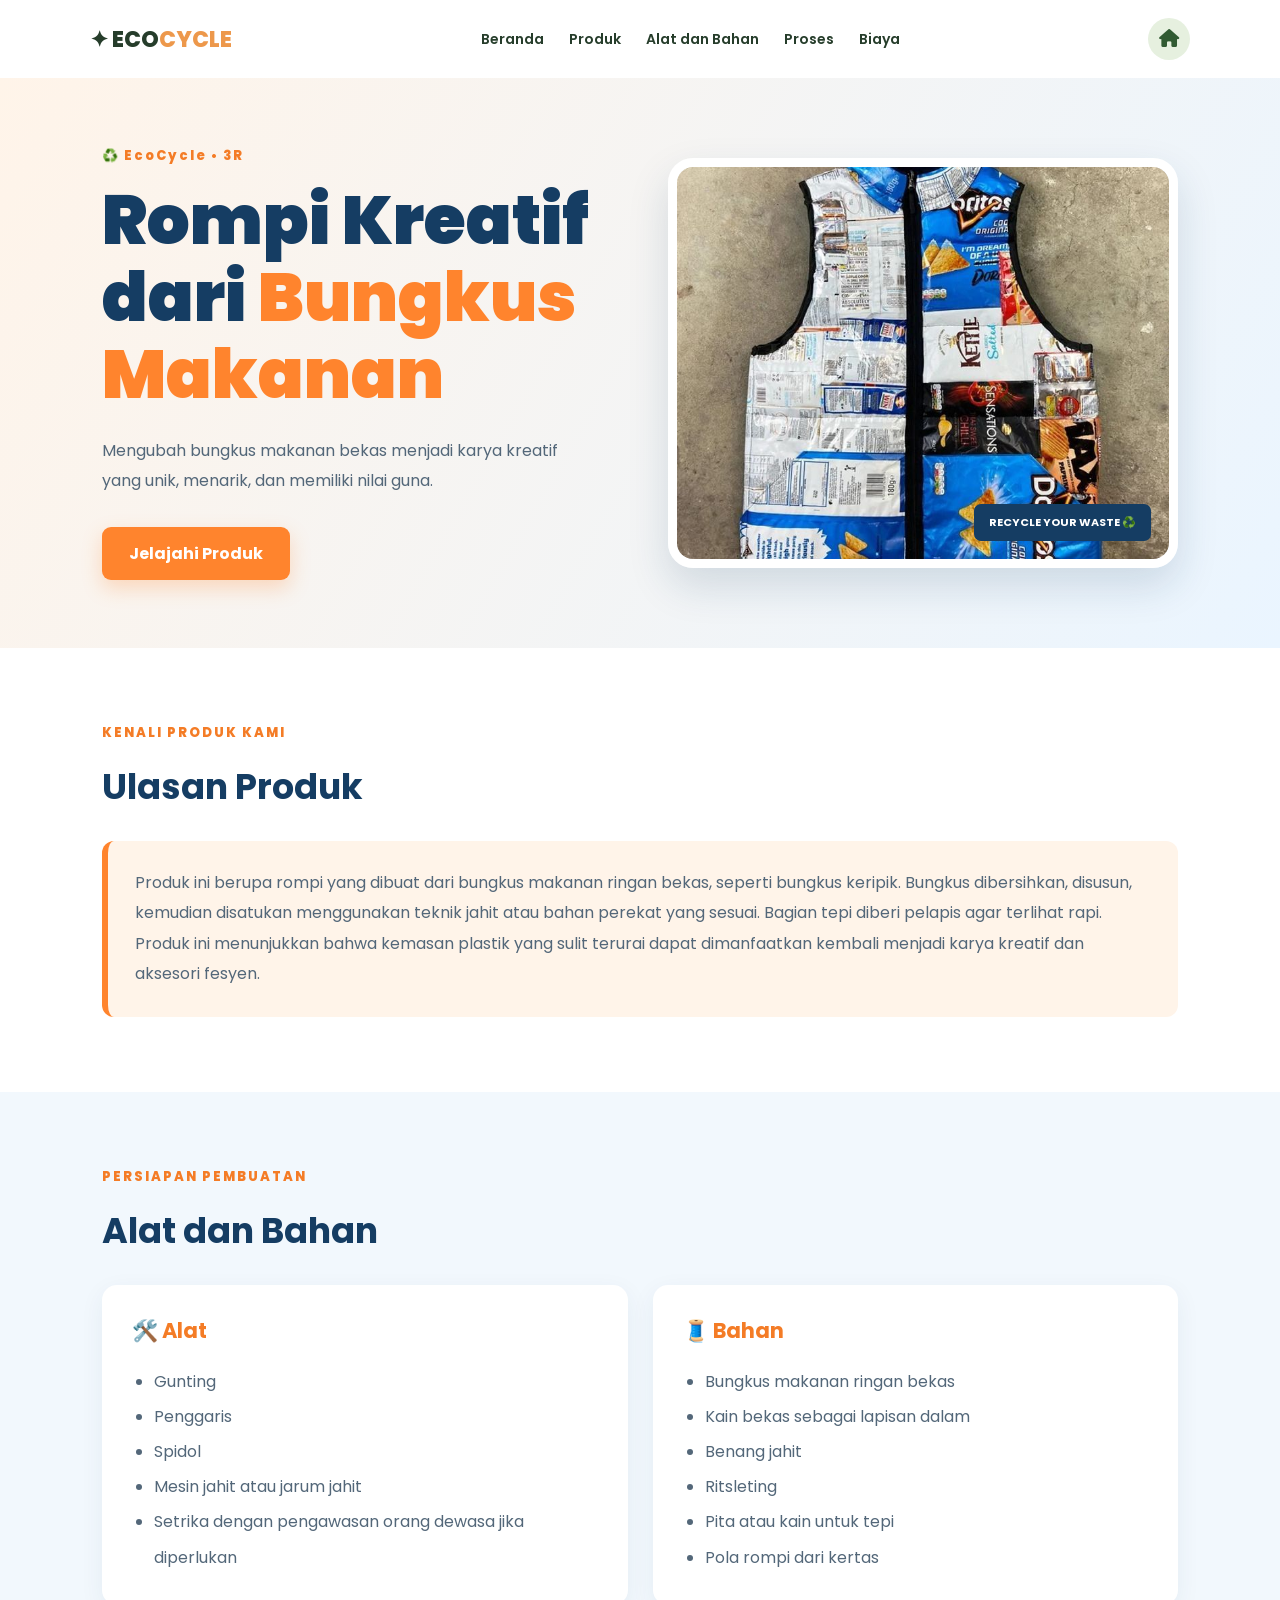
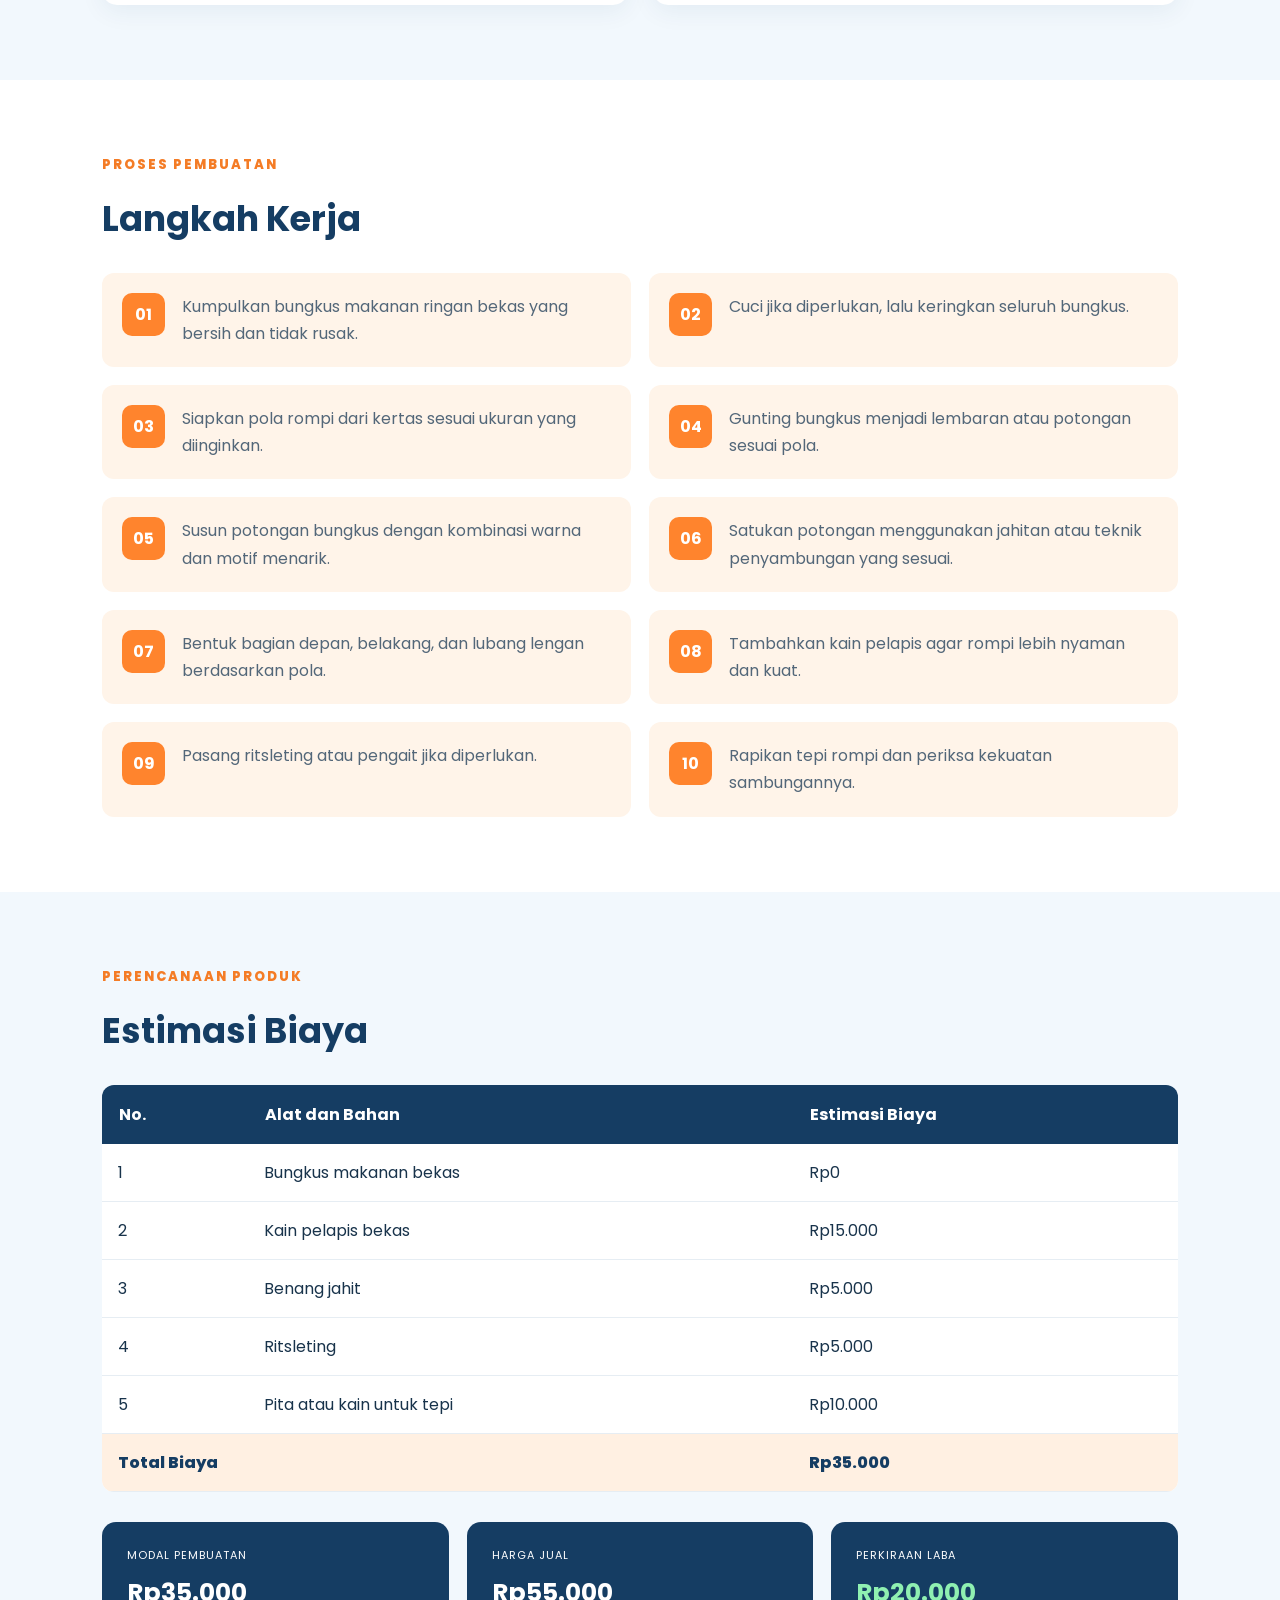
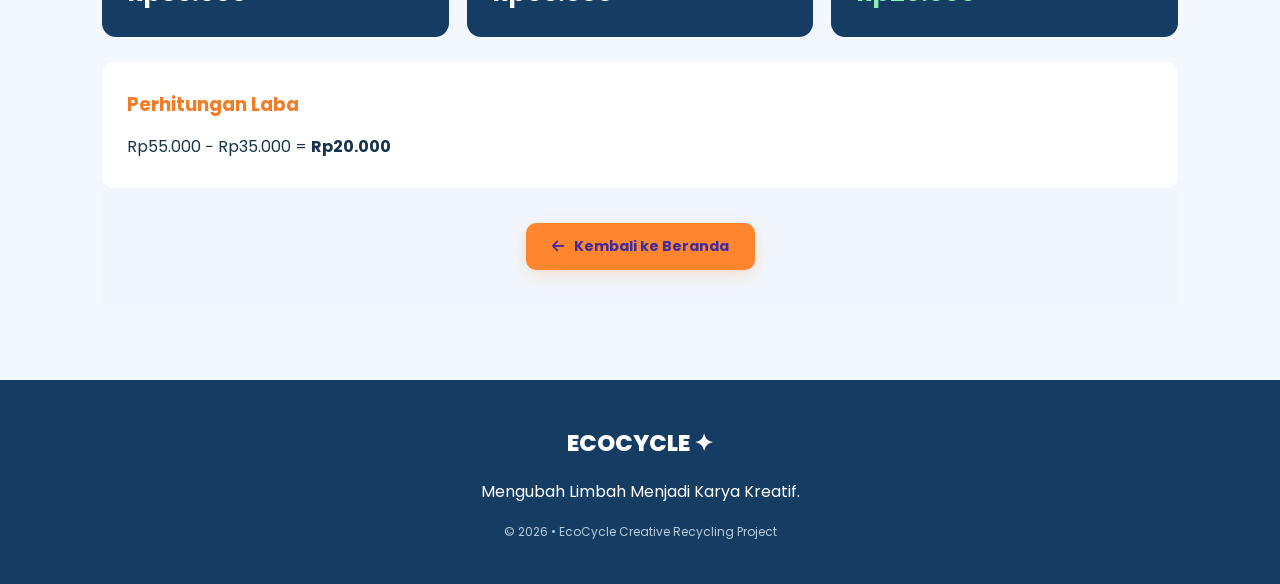
<file: busana.html>
<!DOCTYPE html>
<html lang="id">

<head>
    <meta charset="UTF-8">
    <meta name="viewport" content="width=device-width, initial-scale=1.0">

    <title>EcoCycle - Rompi Kreatif</title>

    <link rel="stylesheet" href="busana.css">

    <!-- FONT AWESOME -->
    <link rel="stylesheet"
        href="https://cdnjs.cloudflare.com/ajax/libs/font-awesome/6.5.1/css/all.min.css">
</head>

<body>

    <!-- NAVBAR -->
    <nav class="navbar">

        <div class="logo">✦ ECO<span>CYCLE</span></div>

        <div class="nav-links">
            <a href="#tentang">Beranda</a>
            <a href="#ulasan">Produk</a>
            <a href="#alat">Alat dan Bahan</a>
            <a href="#langkah">Proses</a>
            <a href="#biaya">Biaya</a>
        </div>

        <!-- HOME BUTTON -->
        <a href="index.html" class="home-btn"
            title="Kembali ke Halaman Utama">
            <i class="fa-solid fa-house"></i>
        </a>

    </nav>


    <!-- HERO -->
    <section class="hero" id="tentang">

        <div class="hero-text">

            <p class="tagline">♻️ EcoCycle • 3R</p>

            <h1>
                Rompi Kreatif dari
                <span>Bungkus Makanan</span>
            </h1>

            <p class="intro">
                Mengubah bungkus makanan bekas menjadi karya kreatif
                yang unik, menarik, dan memiliki nilai guna.
            </p>

            <a href="#ulasan" class="btn">
                Jelajahi Produk
            </a>

        </div>

        <div class="hero-image">

            <img src="busana.jpg"
                alt="Rompi dari bungkus makanan bekas">

            <div class="image-label">
                RECYCLE YOUR WASTE ♻️
            </div>

        </div>

    </section>


    <!-- ULASAN PRODUK -->
    <section class="section" id="ulasan">

        <p class="small-title">KENALI PRODUK KAMI</p>

        <h2>Ulasan Produk</h2>

        <div class="review">

            <p>
                Produk ini berupa rompi yang dibuat dari bungkus makanan
                ringan bekas, seperti bungkus keripik. Bungkus dibersihkan,
                disusun, kemudian disatukan menggunakan teknik jahit atau
                bahan perekat yang sesuai. Bagian tepi diberi pelapis agar
                terlihat rapi. Produk ini menunjukkan bahwa kemasan plastik
                yang sulit terurai dapat dimanfaatkan kembali menjadi karya
                kreatif dan aksesori fesyen.
            </p>

        </div>

    </section>


    <!-- ALAT DAN BAHAN -->
    <section class="section light" id="alat">

        <p class="small-title">PERSIAPAN PEMBUATAN</p>

        <h2>Alat dan Bahan</h2>

        <div class="two-cards">

            <div class="info-card">

                <h3>🛠️ Alat</h3>

                <ul>
                    <li>Gunting</li>
                    <li>Penggaris</li>
                    <li>Spidol</li>
                    <li>Mesin jahit atau jarum jahit</li>
                    <li>Setrika dengan pengawasan orang dewasa jika diperlukan</li>
                </ul>

            </div>

            <div class="info-card">

                <h3>🧵 Bahan</h3>

                <ul>
                    <li>Bungkus makanan ringan bekas</li>
                    <li>Kain bekas sebagai lapisan dalam</li>
                    <li>Benang jahit</li>
                    <li>Ritsleting</li>
                    <li>Pita atau kain untuk tepi</li>
                    <li>Pola rompi dari kertas</li>
                </ul>

            </div>

        </div>

    </section>


    <!-- LANGKAH KERJA -->
    <section class="section" id="langkah">

        <p class="small-title">PROSES PEMBUATAN</p>

        <h2>Langkah Kerja</h2>

        <div class="steps">

            <div class="step">
                <b>01</b>
                <p>Kumpulkan bungkus makanan ringan bekas yang bersih dan tidak rusak.</p>
            </div>

            <div class="step">
                <b>02</b>
                <p>Cuci jika diperlukan, lalu keringkan seluruh bungkus.</p>
            </div>

            <div class="step">
                <b>03</b>
                <p>Siapkan pola rompi dari kertas sesuai ukuran yang diinginkan.</p>
            </div>

            <div class="step">
                <b>04</b>
                <p>Gunting bungkus menjadi lembaran atau potongan sesuai pola.</p>
            </div>

            <div class="step">
                <b>05</b>
                <p>Susun potongan bungkus dengan kombinasi warna dan motif menarik.</p>
            </div>

            <div class="step">
                <b>06</b>
                <p>Satukan potongan menggunakan jahitan atau teknik penyambungan yang sesuai.</p>
            </div>

            <div class="step">
                <b>07</b>
                <p>Bentuk bagian depan, belakang, dan lubang lengan berdasarkan pola.</p>
            </div>

            <div class="step">
                <b>08</b>
                <p>Tambahkan kain pelapis agar rompi lebih nyaman dan kuat.</p>
            </div>

            <div class="step">
                <b>09</b>
                <p>Pasang ritsleting atau pengait jika diperlukan.</p>
            </div>

            <div class="step">
                <b>10</b>
                <p>Rapikan tepi rompi dan periksa kekuatan sambungannya.</p>
            </div>

        </div>

    </section>


    <!-- ESTIMASI BIAYA -->
    <section class="section light" id="biaya">

        <p class="small-title">PERENCANAAN PRODUK</p>

        <h2>Estimasi Biaya</h2>

        <div class="table-wrap">

            <table>

                <thead>
                    <tr>
                        <th>No.</th>
                        <th>Alat dan Bahan</th>
                        <th>Estimasi Biaya</th>
                    </tr>
                </thead>

                <tbody>

                    <tr>
                        <td>1</td>
                        <td>Bungkus makanan bekas</td>
                        <td>Rp0</td>
                    </tr>

                    <tr>
                        <td>2</td>
                        <td>Kain pelapis bekas</td>
                        <td>Rp15.000</td>
                    </tr>

                    <tr>
                        <td>3</td>
                        <td>Benang jahit</td>
                        <td>Rp5.000</td>
                    </tr>

                    <tr>
                        <td>4</td>
                        <td>Ritsleting</td>
                        <td>Rp5.000</td>
                    </tr>

                    <tr>
                        <td>5</td>
                        <td>Pita atau kain untuk tepi</td>
                        <td>Rp10.000</td>
                    </tr>

                    <tr class="total">
                        <td colspan="2">Total Biaya</td>
                        <td>Rp35.000</td>
                    </tr>

                </tbody>

            </table>

        </div>


        <!-- PERHITUNGAN KEUNTUNGAN -->
        <div class="profit">

            <div>
                <p>MODAL PEMBUATAN</p>
                <h3>Rp35.000</h3>
            </div>

            <div>
                <p>HARGA JUAL</p>
                <h3>Rp55.000</h3>
            </div>

            <div>
                <p>PERKIRAAN LABA</p>
                <h3 class="green">Rp20.000</h3>
            </div>

        </div>


        <!-- CALCULATION -->
        <div class="calculation">

            <h3>Perhitungan Laba</h3>

            <p>
                Rp55.000 − Rp35.000 =
                <strong>Rp20.000</strong>
            </p>

        </div>
        <!-- TOMBOL KEMBALI KE BERANDA -->
<div class="back-home-container">
    <a href="index.html" class="back-home">
        <i class="fas fa-arrow-left"></i>
        Kembali ke Beranda
    </a>
</div>

    </section>


    <!-- FOOTER -->
    <footer>

        <div class="footer-logo">
            ECOCYCLE ✦
        </div>

        <p>
            Mengubah Limbah Menjadi Karya Kreatif.
        </p>

        <p class="copyright">
            © 2026 • EcoCycle Creative Recycling Project
        </p>

    </footer>

</body>
</html>
</file>
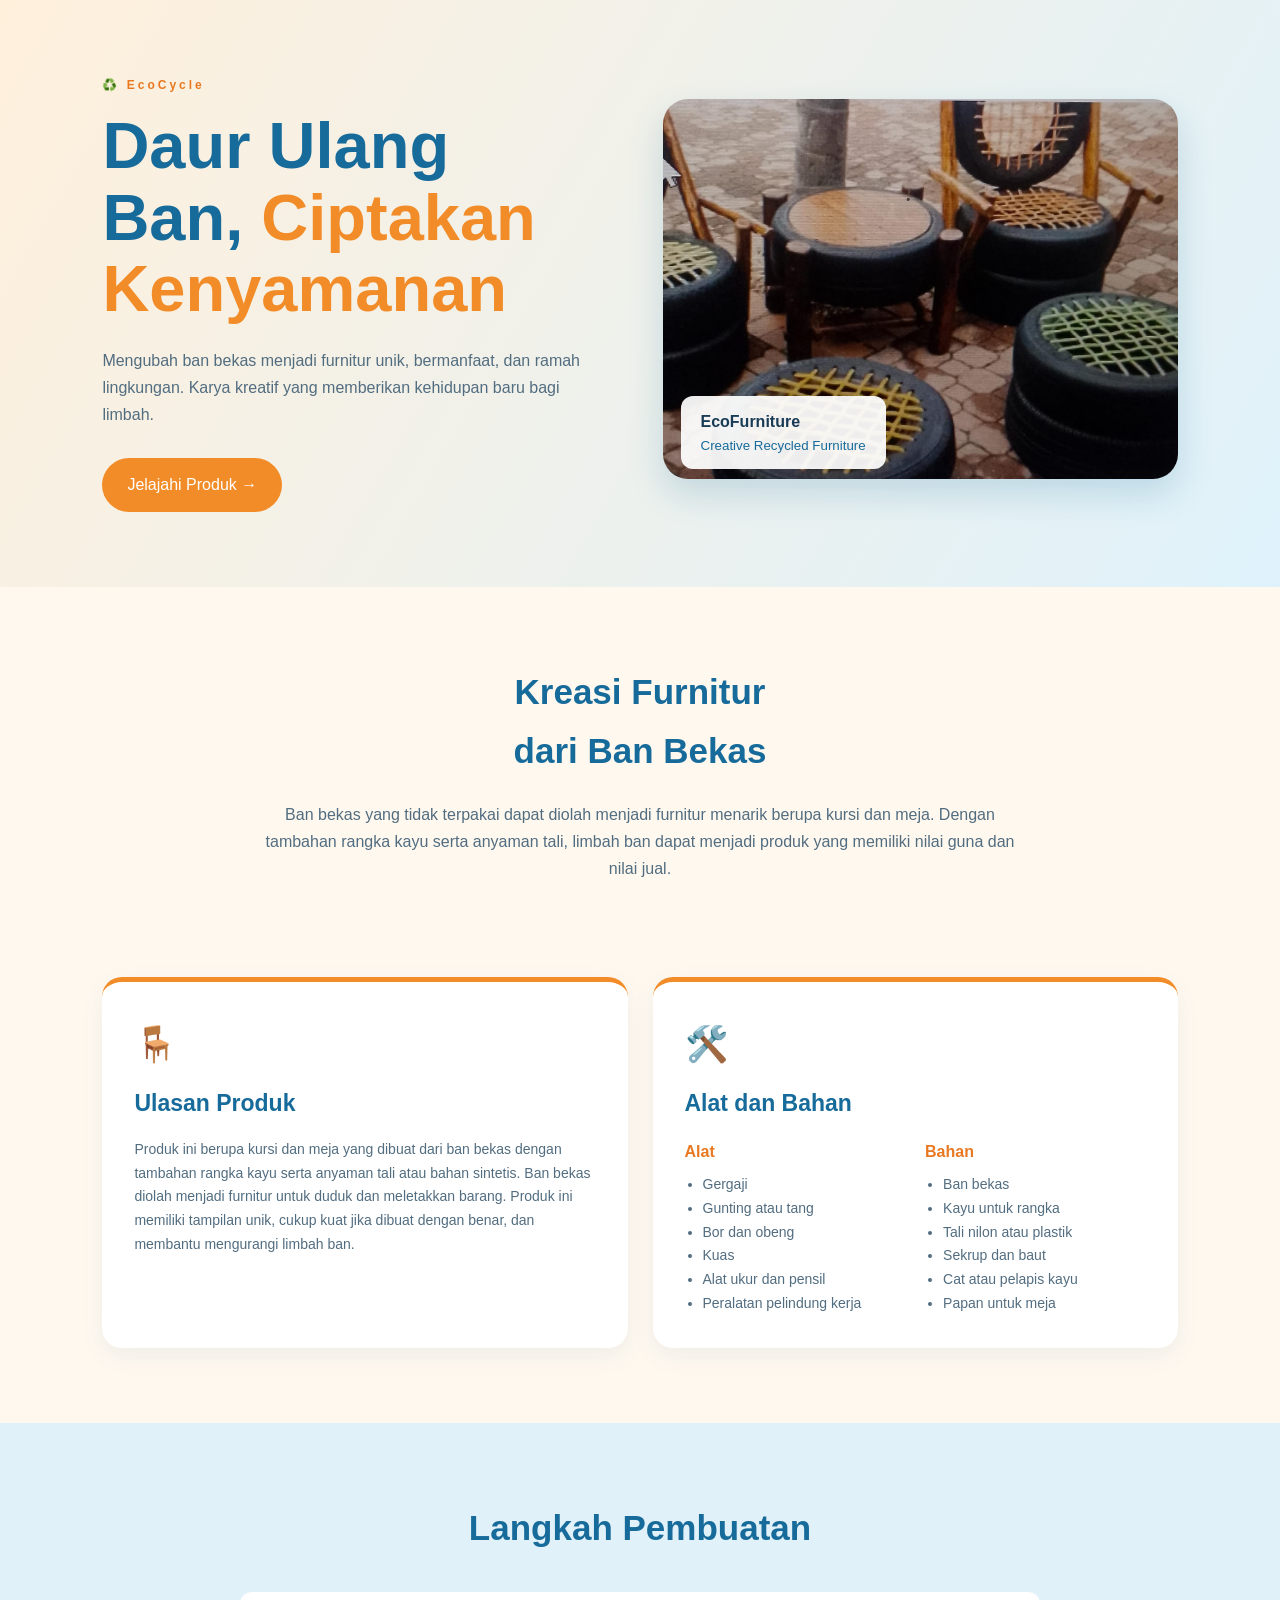
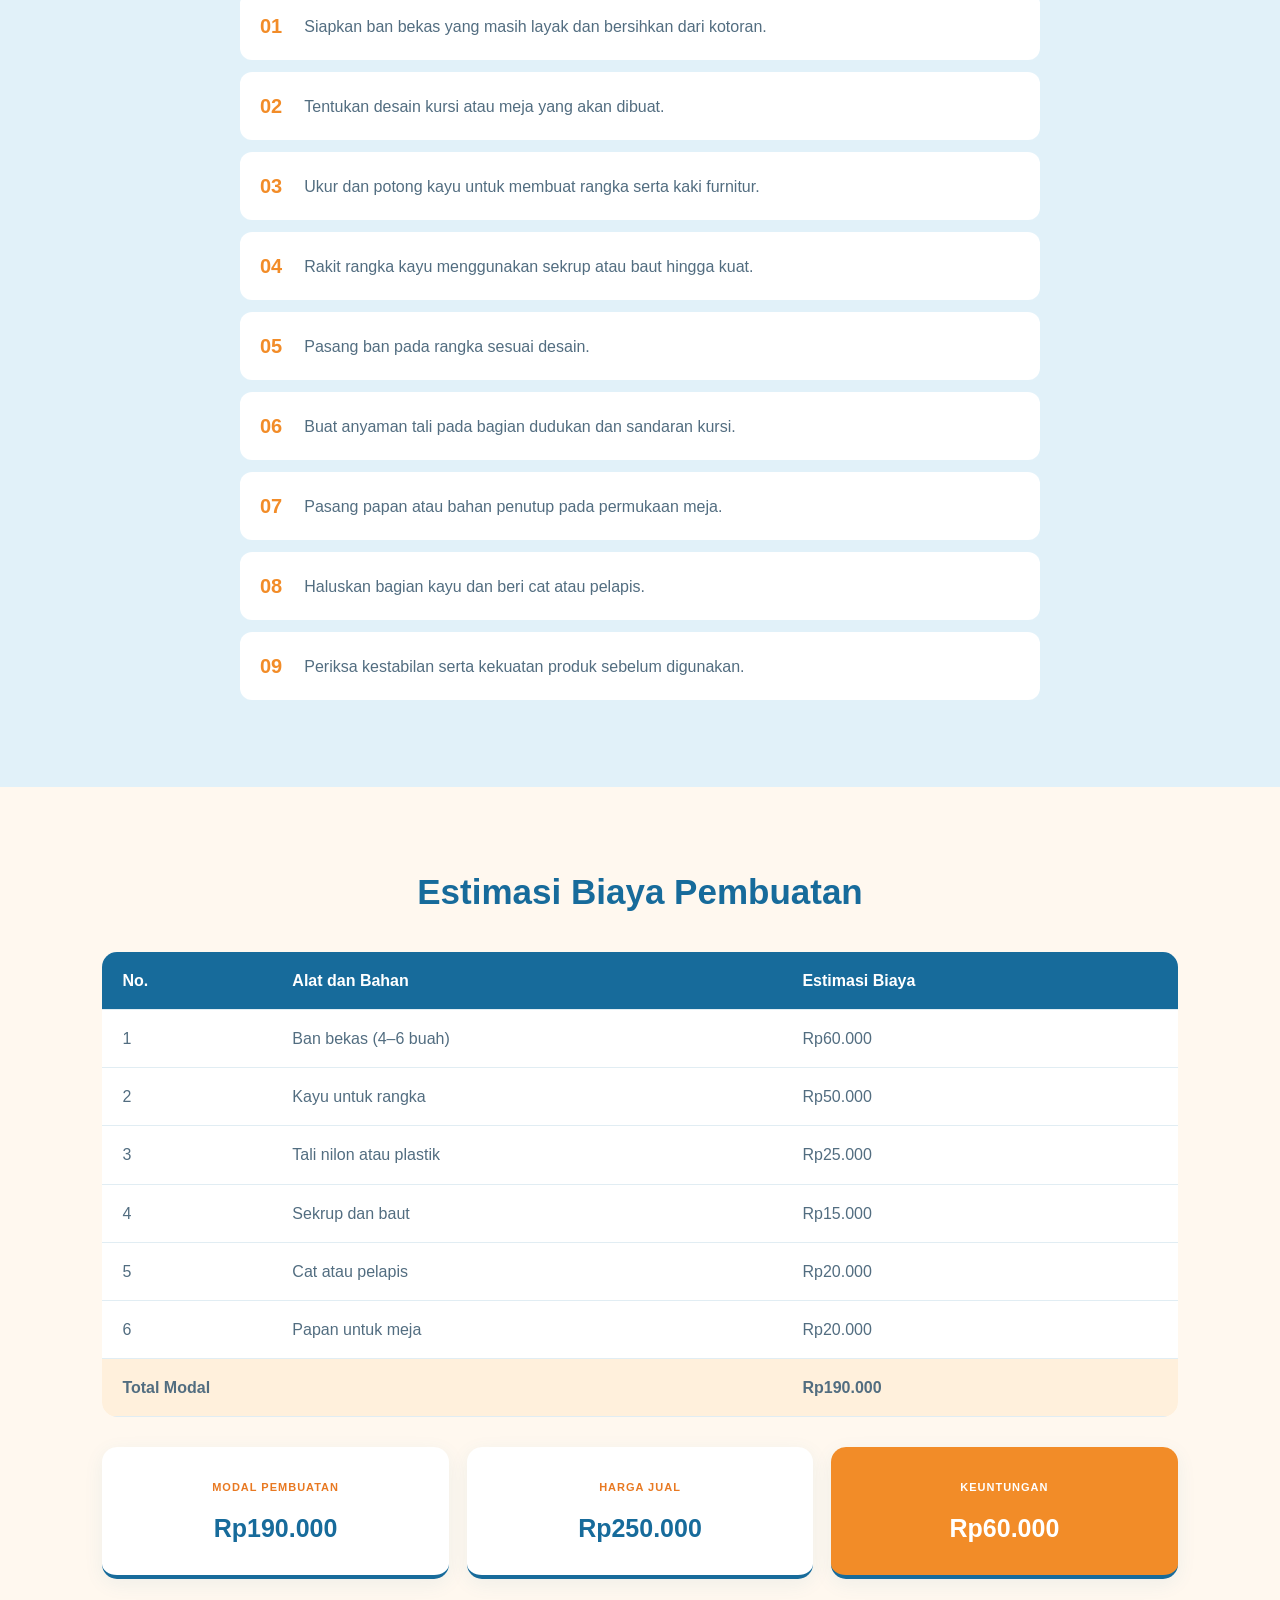
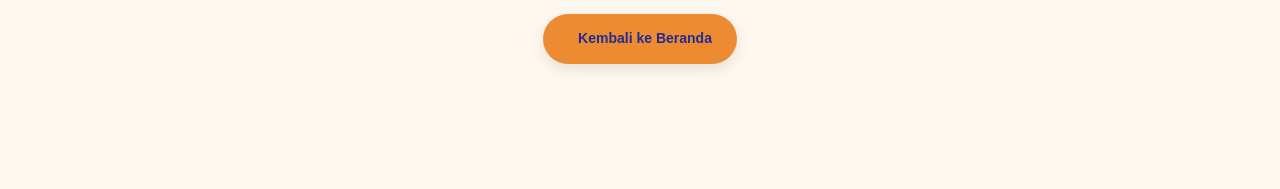
<file: furnitur.html>
<!DOCTYPE html>
<html lang="id">
<head>
  <meta charset="UTF-8">
  <meta name="viewport" content="width=device-width, initial-scale=1.0">
  <title>EcoFurniture | Kreasi dari Ban Bekas</title>
  <link rel="stylesheet" href="furnitur.css">
</head>
<body>

  <section class="hero" id="beranda">
    <div class="hero-text">
      <p class="tag">♻️ EcoCycle</p>
      <h1>Daur Ulang<br> Ban, <span>Ciptakan Kenyamanan</span></h1>
      <p class="description">
        Mengubah ban bekas menjadi furnitur unik, bermanfaat,
        dan ramah lingkungan. Karya kreatif yang memberikan
        kehidupan baru bagi limbah.
      </p>
      <a href="#produk" class="btn">Jelajahi Produk →</a>
    </div>

    <div class="hero-image">
      <img src="WhatsApp Image 2026-11-06 at 20.36.01.jpeg" alt="Kursi dan meja dari ban bekas">
      <div class="image-label">
        <strong>EcoFurniture</strong>
        <small>Creative Recycled Furniture</small>
      </div>
    </div>
  </section>

  <section class="intro" id="produk">
    <h2>Kreasi Furnitur <br>dari Ban Bekas</h2>
    <p>
      Ban bekas yang tidak terpakai dapat diolah menjadi furnitur
      menarik berupa kursi dan meja. Dengan tambahan rangka kayu
      serta anyaman tali, limbah ban dapat menjadi produk yang
      memiliki nilai guna dan nilai jual.
    </p>
  </section>

  <section class="content">
    <div class="product-card">
      <div class="product-icon">🪑</div>
      <h3>Ulasan Produk</h3>
      <p>
        Produk ini berupa kursi dan meja yang dibuat dari ban bekas
        dengan tambahan rangka kayu serta anyaman tali atau bahan
        sintetis. Ban bekas diolah menjadi furnitur untuk duduk dan
        meletakkan barang. Produk ini memiliki tampilan unik, cukup
        kuat jika dibuat dengan benar, dan membantu mengurangi
        limbah ban.
      </p>
    </div>

    <div class="product-card">
      <div class="product-icon">🛠️</div>
      <h3>Alat dan Bahan</h3>
      <div class="two-columns">
        <div>
          <h4>Alat</h4>
          <ul>
            <li>Gergaji</li>
            <li>Gunting atau tang</li>
            <li>Bor dan obeng</li>
            <li>Kuas</li>
            <li>Alat ukur dan pensil</li>
            <li>Peralatan pelindung kerja</li>
          </ul>
        </div>
        <div>
          <h4>Bahan</h4>
          <ul>
            <li>Ban bekas</li>
            <li>Kayu untuk rangka</li>
            <li>Tali nilon atau plastik</li>
            <li>Sekrup dan baut</li>
            <li>Cat atau pelapis kayu</li>
            <li>Papan untuk meja</li>
          </ul>
        </div>
      </div>
    </div>
  </section>

  <section class="steps" id="proses">
    <h2>Langkah Pembuatan</h2>
    <div class="step-list">
      <div class="step"><span>01</span><p>Siapkan ban bekas yang masih layak dan bersihkan dari kotoran.</p></div>
      <div class="step"><span>02</span><p>Tentukan desain kursi atau meja yang akan dibuat.</p></div>
      <div class="step"><span>03</span><p>Ukur dan potong kayu untuk membuat rangka serta kaki furnitur.</p></div>
      <div class="step"><span>04</span><p>Rakit rangka kayu menggunakan sekrup atau baut hingga kuat.</p></div>
      <div class="step"><span>05</span><p>Pasang ban pada rangka sesuai desain.</p></div>
      <div class="step"><span>06</span><p>Buat anyaman tali pada bagian dudukan dan sandaran kursi.</p></div>
      <div class="step"><span>07</span><p>Pasang papan atau bahan penutup pada permukaan meja.</p></div>
      <div class="step"><span>08</span><p>Haluskan bagian kayu dan beri cat atau pelapis.</p></div>
      <div class="step"><span>09</span><p>Periksa kestabilan serta kekuatan produk sebelum digunakan.</p></div>
    </div>
  </section>

  <section class="cost" id="biaya">
    <h2>Estimasi Biaya Pembuatan</h2>

    <div class="table-wrap">
      <table>
        <thead>
          <tr>
            <th>No.</th>
            <th>Alat dan Bahan</th>
            <th>Estimasi Biaya</th>
          </tr>
        </thead>
        <tbody>
          <tr><td>1</td><td>Ban bekas (4–6 buah)</td><td>Rp60.000</td></tr>
          <tr><td>2</td><td>Kayu untuk rangka</td><td>Rp50.000</td></tr>
          <tr><td>3</td><td>Tali nilon atau plastik</td><td>Rp25.000</td></tr>
          <tr><td>4</td><td>Sekrup dan baut</td><td>Rp15.000</td></tr>
          <tr><td>5</td><td>Cat atau pelapis</td><td>Rp20.000</td></tr>
          <tr><td>6</td><td>Papan untuk meja</td><td>Rp20.000</td></tr>
          <tr class="total"><td colspan="2">Total Modal</td><td>Rp190.000</td></tr>
        </tbody>
      </table>
    </div>

    <div class="profit">
      <div>
        <small>MODAL PEMBUATAN</small>
        <h3>Rp190.000</h3>
      </div>
      <div>
        <small>HARGA JUAL</small>
        <h3>Rp250.000</h3>
      </div>
      <div class="profit-highlight">
        <small>KEUNTUNGAN</small>
        <h3>Rp60.000</h3>
      </div>
    </div>
    <div class="back-home-container">
    <a href="index.html" class="back-home">
        <i class="fas fa-arrow-left"></i>
        Kembali ke Beranda
    </a>
</div>
  </section>
</file>
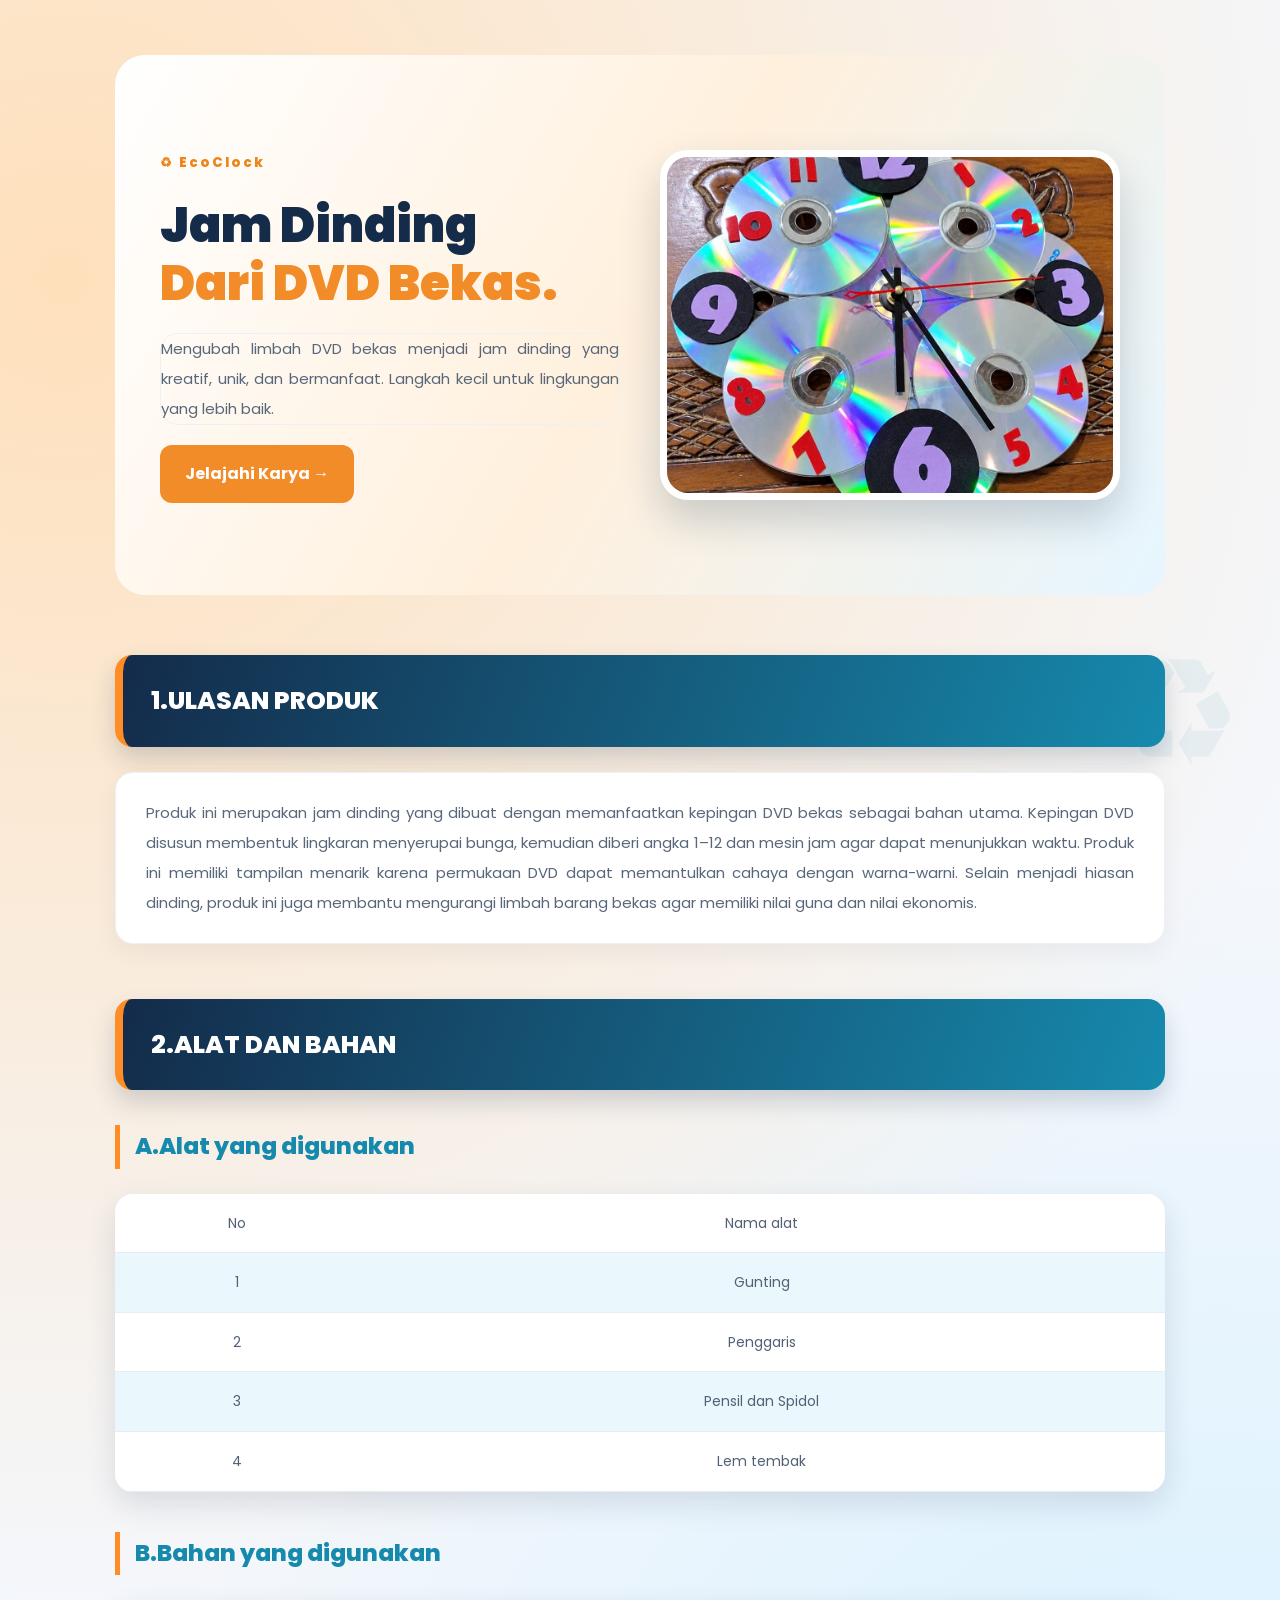
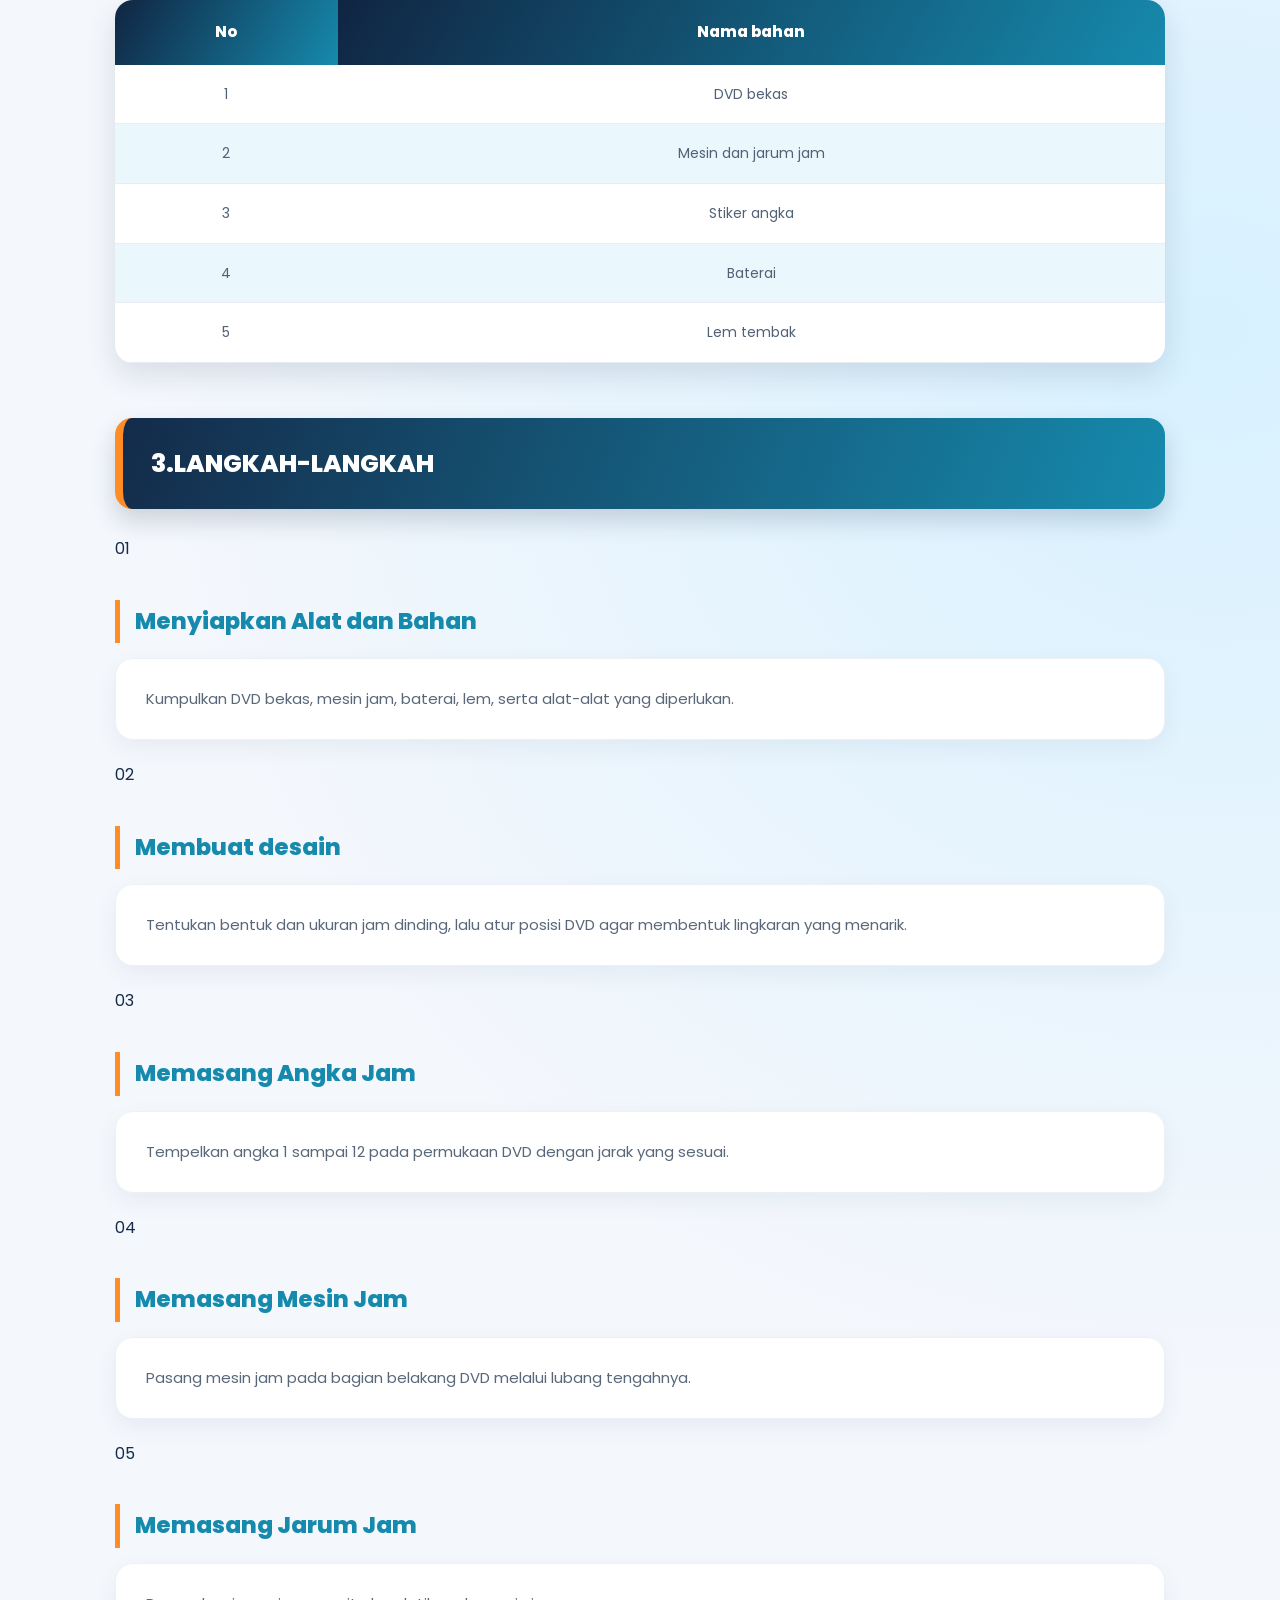
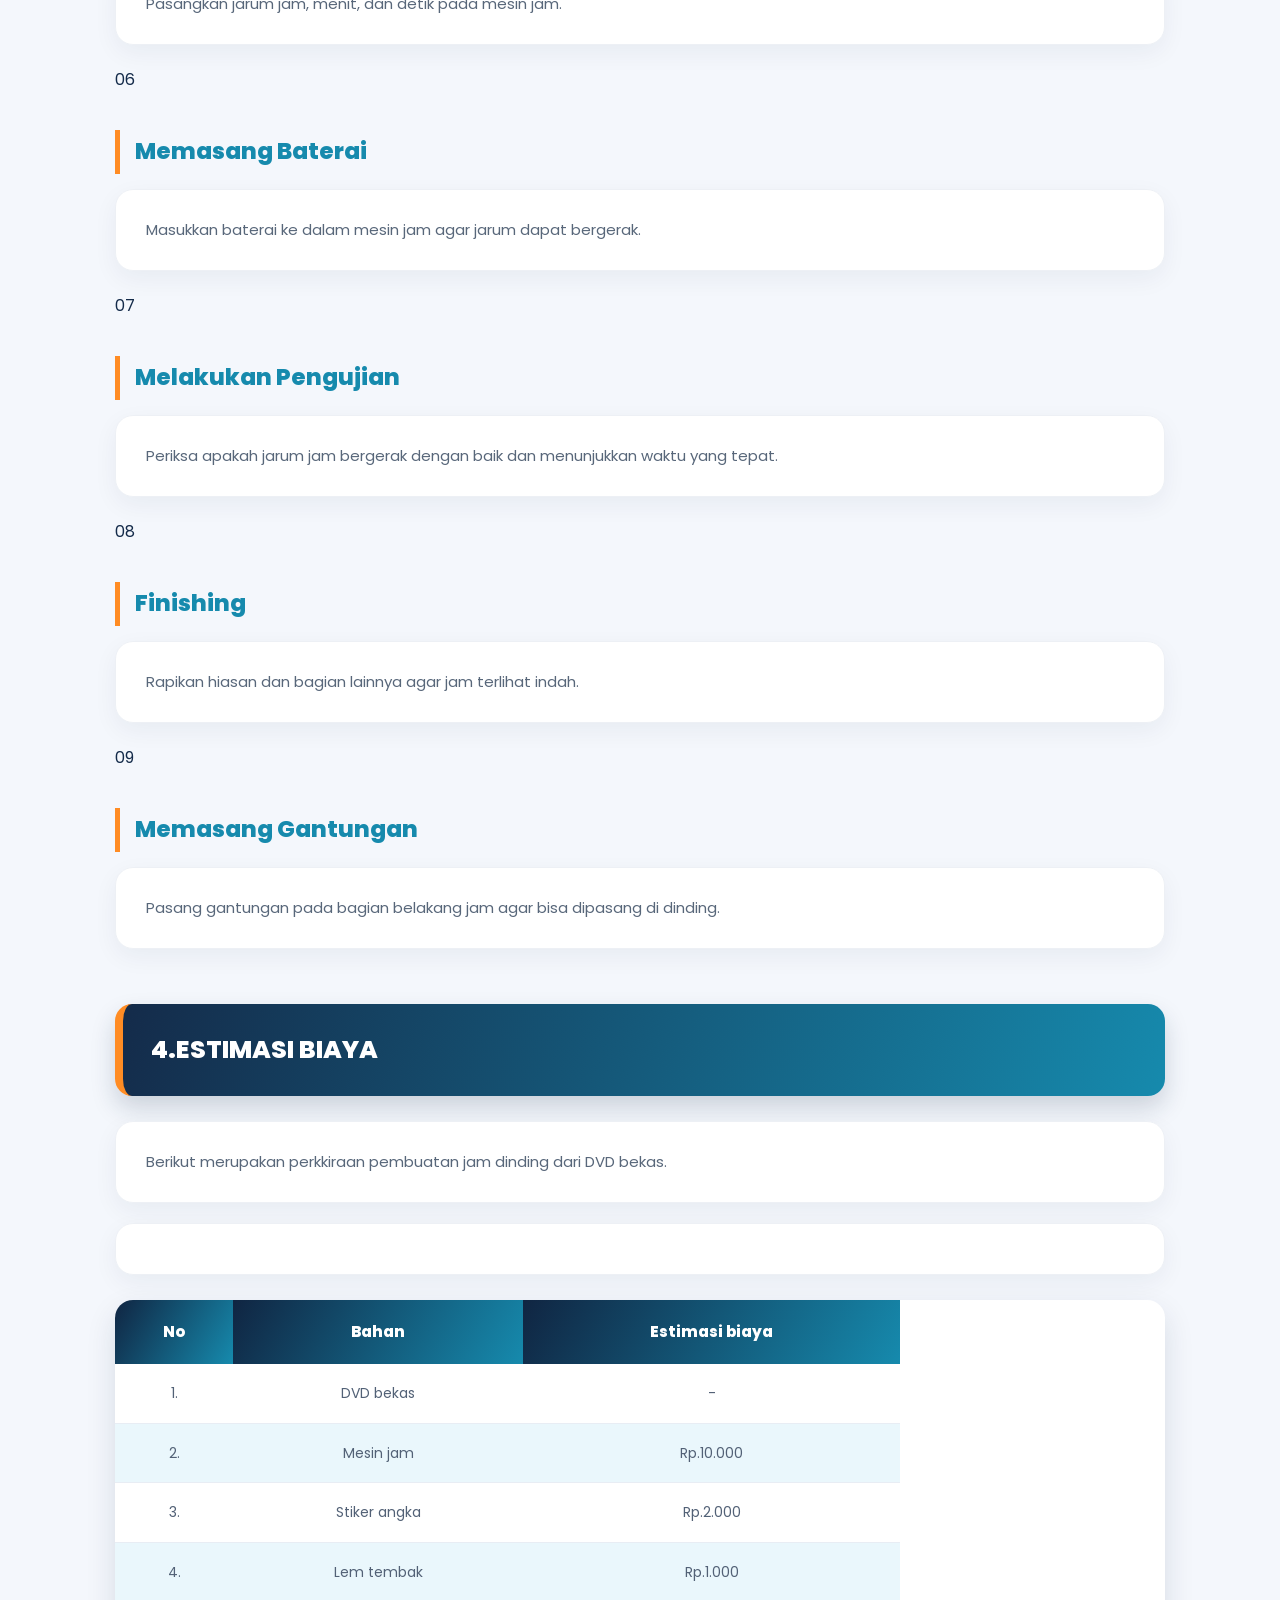
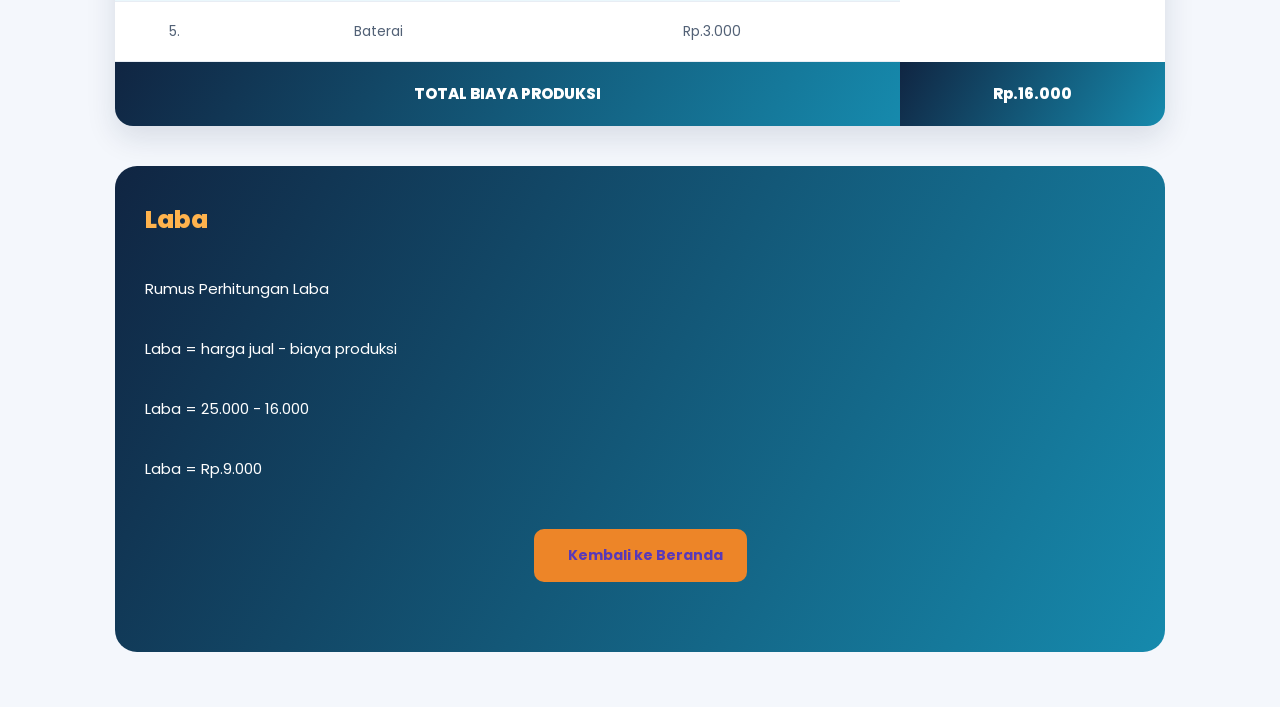
<file: jam.html>
<!DOCTYPE html>
<html lang="en">
<head>
    <meta charset="UTF-8">
    <meta name="viewport" content="width=device-width, initial-scale=1.0">
    <title>Document</title>
    <link rel="stylesheet" href="jam.css">
</head>
<body>

<!-- BAGIAN PEMBUKA WEBSITE -->
<div class="hero">

    <div class="hero-content">
        <small>♻ EcoClock</small>

        <h1>
            Jam Dinding
            <span>Dari DVD Bekas.</span>
        </h1>

        <p>
            Mengubah limbah DVD bekas menjadi jam dinding
            yang kreatif, unik, dan bermanfaat.
            Langkah kecil untuk lingkungan yang lebih baik.
        </p>

        <a href="#materi" class="btn">
            Jelajahi Karya →
        </a>
    </div>

    <div class="hero-image">
        <img src="WhatsApp Image 2026-11-06 at 08.47.49.jpeg" alt="Jam DVD Bekas">
    </div>

</div>

<h3 id="materi">1.ULASAN PRODUK</h3>
   <p> Produk ini merupakan jam dinding yang dibuat dengan memanfaatkan kepingan DVD bekas sebagai bahan utama. Kepingan DVD disusun membentuk lingkaran menyerupai bunga, kemudian diberi angka 1–12 dan mesin jam agar dapat menunjukkan waktu.
   Produk ini memiliki tampilan menarik karena permukaan DVD dapat memantulkan cahaya dengan warna-warni. Selain menjadi hiasan dinding, produk ini juga membantu mengurangi limbah barang bekas agar memiliki nilai guna dan nilai ekonomis. </p>

<h3>2.ALAT DAN BAHAN</h3>

<h2>A.Alat yang digunakan</h2>
<table>
  <thead>
    <tr>
      <td>No</td>
      <td>Nama alat</td>
    </tr>
    <tr>
      <td>1</td>
      <td>Gunting</td>
    </tr>
    <tr>
      <td>2</td>
      <td>Penggaris</td>
    </tr>
    <tr>
      <td>3</td>
      <td>Pensil dan Spidol</td>
    </tr>
    <tr>
      <td>4</td>
      <td>Lem tembak</td>
    </tr>
  </thead>
</table>

<h2>B.Bahan yang digunakan</h2>
<table>
  <thead>
    <tr>
      <th>No</th>
      <th>Nama bahan</th>
    </tr>
  </thead>
  
  <tbody>
    <tr>
      <td>1</td>
      <td>DVD bekas</td>
    </tr>
    <tr>
      <td>2</td>
      <td>Mesin dan jarum jam</td>
    </tr>
    <tr>
      <td>3</td>
      <td>Stiker angka</td>
    </tr>
    <tr>
      <td>4</td>
      <td>Baterai</td>
    </tr>
    <tr>
      <td>5</td>
      <td>Lem tembak</td>
    </tr>

  </tbody>
</table>
 <!--C.Langkah-langkah-->
 <section class="langkah" id="langkah">
    <h3>3.LANGKAH-LANGKAH</h3>

    <div class="step-container">

        <div class="step-card">
            <span>01</span>
            <h2>Menyiapkan Alat dan Bahan</h2>
            <p>Kumpulkan DVD bekas, mesin jam, baterai, lem, serta alat-alat yang diperlukan.</p>
        </div>

        <div class="step-card">
            <span>02</span>
            <h2>Membuat desain</h2>
            <p>Tentukan bentuk dan ukuran jam dinding, lalu atur posisi DVD agar membentuk lingkaran yang menarik.</p>
        </div>

        <div class="step-card">
            <span>03</span>
            <h2>Memasang Angka Jam</h2>
            <p>Tempelkan angka 1 sampai 12 pada permukaan DVD dengan jarak yang sesuai.</p>
        </div>

        <div class="step-card">
            <span>04</span>
            <h2>Memasang Mesin Jam</h2>
            <p>Pasang mesin jam pada bagian belakang DVD melalui lubang tengahnya.</p>
        </div>

        <div class="step-card">
            <span>05</span>
            <h2>Memasang Jarum Jam</h2>
            <p>Pasangkan jarum jam, menit, dan detik pada mesin jam.</p>
        </div>

        <div class="step-card">
            <span>06</span>
            <h2>Memasang Baterai</h2>
            <p>Masukkan baterai ke dalam mesin jam agar jarum dapat bergerak.</p>
        </div>

        <div class="step-card">
            <span>07</span>
            <h2>Melakukan Pengujian</h2>
            <p>Periksa apakah jarum jam bergerak dengan baik dan menunjukkan waktu yang tepat.</p>
        </div>

        <div class="step-card">
            <span>08</span>
            <h2>Finishing</h2>
            <p>Rapikan hiasan dan bagian lainnya agar jam terlihat indah.</p>
        </div>

        <div class="step-card">
            <span>09</span>
            <h2>Memasang Gantungan</h2>
            <p>Pasang gantungan pada bagian belakang jam agar bisa dipasang di dinding.</p>
        </div>

    </div>
</section>

<h3>4.ESTIMASI BIAYA</h3>
<p>
  Berikut merupakan perkkiraan pembuatan jam dinding dari DVD bekas.
<p>
<table>
  <thead>
    <tr>
      <th>No</th>
      <th>Bahan</th>
      <th>Estimasi biaya</th>
    </tr>
  </thead>
  <tbody>
    <tr>
    <td>1.</td>
    <td>DVD bekas</td>
    <td>-</td>
    </tr>

    <tr>
      <td>2.</td>
      <td>Mesin jam</td>
      <td>Rp.10.000</td>
    </tr>

    <tr>
      <td>3.</td>
      <td>Stiker angka</td>
      <td>Rp.2.000</td>
    </tr>

    <tr>
      <td>4.</td>
      <td>Lem tembak</td>
      <td>Rp.1.000</td>
    </tr>

    <tr>
      <td>5.</td>
      <td>Baterai</td>
      <td>Rp.3.000</td>
    </tr>

    <tr>
      <th colspan="3">TOTAL BIAYA PRODUKSI</th>
      <th>Rp.16.000</th>
    </tr>
  </tbody>
</table>

<div class="total-box">
      <h3>Laba</h3>
      <p>Rumus Perhitungan Laba </p>
      <p> Laba = harga jual - biaya produksi</p>
      <p> Laba = 25.000 - 16.000 </p>
      <p> Laba = Rp.9.000</p>  
      <a href="index.html" class="back-home">
    <i class="fas fa-arrow-left"></i>
    Kembali ke Beranda
</a>      
</body>
</head>
</file>
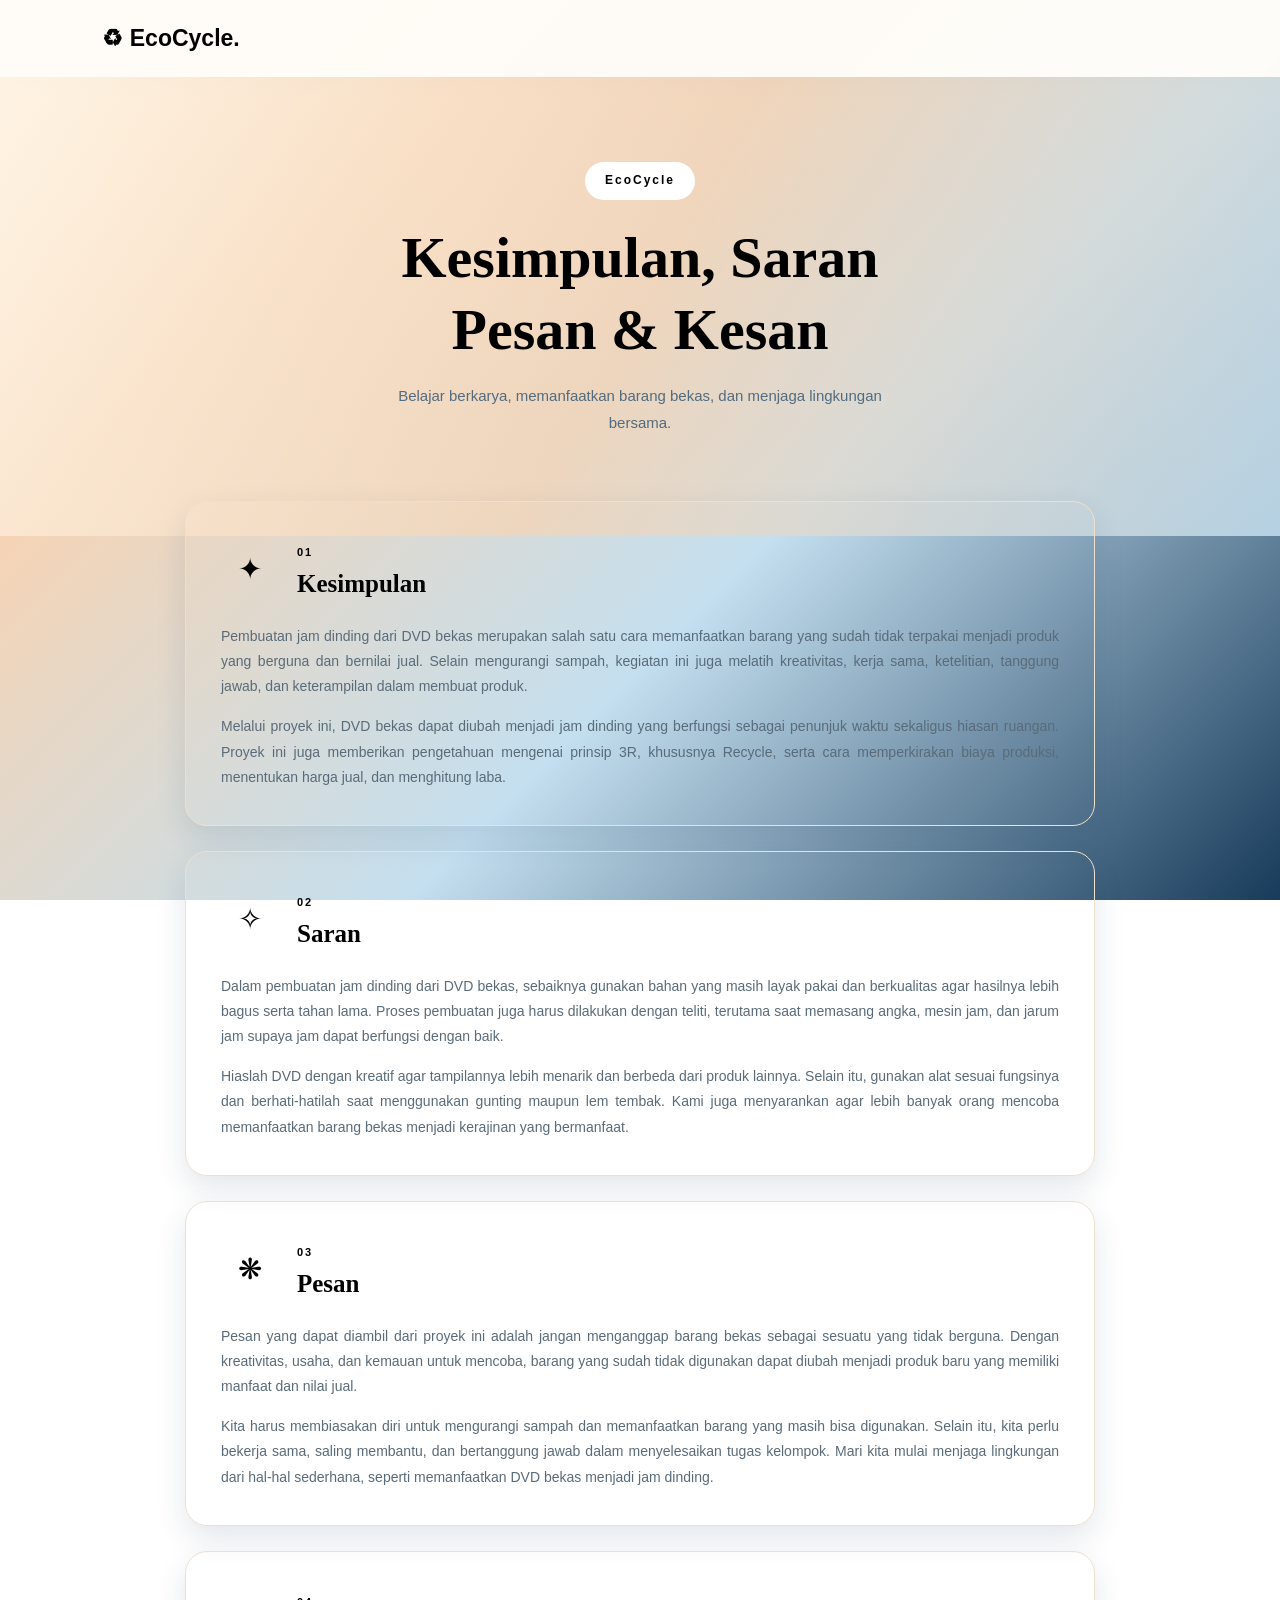
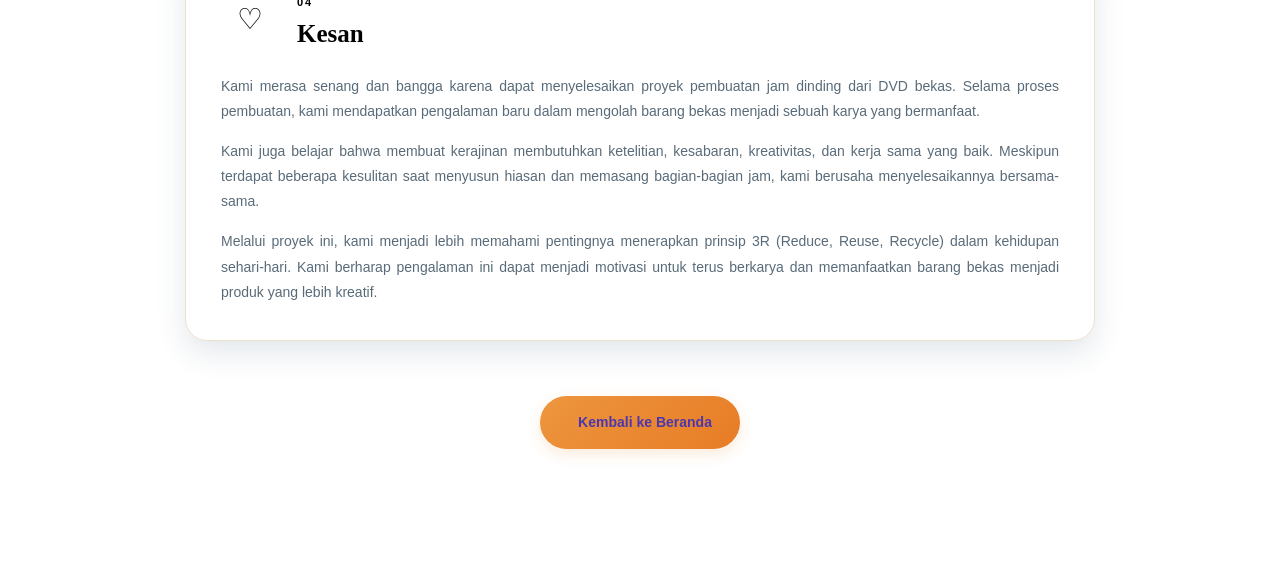
<file: kesimpulan.html>
<!DOCTYPE html>
<html lang="id">
<head>
    <meta charset="UTF-8">
    <meta name="viewport" content="width=device-width, initial-scale=1.0">
    <title>Penutup Proyek EcoCycle</title>
    <link rel="stylesheet" href="kesimpulan.css">
</head>
<body>
    <nav class="navbar">
        <div class="logo">♻ Eco<span>Cycle.</span></div>
    </nav>

    <section class="hero">
        <span class="label">EcoCycle</span>
        <h1>Kesimpulan, <span>Saran</span><br>Pesan & Kesan</h1>
        <p>
            Belajar berkarya, memanfaatkan barang bekas,
            dan menjaga lingkungan bersama.
        </p>
    </section>

    <main class="container">

        <!-- KESIMPULAN -->
        <article class="card">
            <div class="card-heading">
                <div class="icon">✦</div>
                <div>
                    <span class="number">01</span>
                    <h2>Kesimpulan</h2>
                </div>
            </div>

            <p>
                Pembuatan jam dinding dari DVD bekas merupakan salah satu
                cara memanfaatkan barang yang sudah tidak terpakai menjadi
                produk yang berguna dan bernilai jual. Selain mengurangi
                sampah, kegiatan ini juga melatih kreativitas, kerja sama,
                ketelitian, tanggung jawab, dan keterampilan dalam membuat
                produk.
            </p>

            <p>
                Melalui proyek ini, DVD bekas dapat diubah menjadi jam
                dinding yang berfungsi sebagai penunjuk waktu sekaligus
                hiasan ruangan. Proyek ini juga memberikan pengetahuan
                mengenai prinsip 3R, khususnya Recycle, serta cara
                memperkirakan biaya produksi, menentukan harga jual,
                dan menghitung laba.
            </p>
        </article>

        <!-- SARAN -->
        <article class="card">
            <div class="card-heading">
                <div class="icon">✧</div>
                <div>
                    <span class="number">02</span>
                    <h2>Saran</h2>
                </div>
            </div>

            <p>
                Dalam pembuatan jam dinding dari DVD bekas, sebaiknya
                gunakan bahan yang masih layak pakai dan berkualitas agar
                hasilnya lebih bagus serta tahan lama. Proses pembuatan
                juga harus dilakukan dengan teliti, terutama saat memasang
                angka, mesin jam, dan jarum jam supaya jam dapat berfungsi
                dengan baik.
            </p>

            <p>
                Hiaslah DVD dengan kreatif agar tampilannya lebih menarik
                dan berbeda dari produk lainnya. Selain itu, gunakan alat
                sesuai fungsinya dan berhati-hatilah saat menggunakan
                gunting maupun lem tembak. Kami juga menyarankan agar
                lebih banyak orang mencoba memanfaatkan barang bekas
                menjadi kerajinan yang bermanfaat.
            </p>
        </article>

        <!-- PESAN -->
        <article class="card">
            <div class="card-heading">
                <div class="icon">❋</div>
                <div>
                    <span class="number">03</span>
                    <h2>Pesan</h2>
                </div>
            </div>

            <p>
                Pesan yang dapat diambil dari proyek ini adalah jangan
                menganggap barang bekas sebagai sesuatu yang tidak berguna.
                Dengan kreativitas, usaha, dan kemauan untuk mencoba,
                barang yang sudah tidak digunakan dapat diubah menjadi
                produk baru yang memiliki manfaat dan nilai jual.
            </p>

            <p>
                Kita harus membiasakan diri untuk mengurangi sampah dan
                memanfaatkan barang yang masih bisa digunakan. Selain itu,
                kita perlu bekerja sama, saling membantu, dan bertanggung
                jawab dalam menyelesaikan tugas kelompok. Mari kita mulai
                menjaga lingkungan dari hal-hal sederhana, seperti
                memanfaatkan DVD bekas menjadi jam dinding.
            </p>
        </article>

        <!-- KESAN -->
        <article class="card">
            <div class="card-heading">
                <div class="icon">♡</div>
                <div>
                    <span class="number">04</span>
                    <h2>Kesan</h2>
                </div>
            </div>

            <p>
                Kami merasa senang dan bangga karena dapat menyelesaikan
                proyek pembuatan jam dinding dari DVD bekas. Selama proses
                pembuatan, kami mendapatkan pengalaman baru dalam
                mengolah barang bekas menjadi sebuah karya yang bermanfaat.
            </p>

            <p>
                Kami juga belajar bahwa membuat kerajinan membutuhkan
                ketelitian, kesabaran, kreativitas, dan kerja sama yang
                baik. Meskipun terdapat beberapa kesulitan saat menyusun
                hiasan dan memasang bagian-bagian jam, kami berusaha
                menyelesaikannya bersama-sama.
            </p>

            <p>
                Melalui proyek ini, kami menjadi lebih memahami pentingnya
                menerapkan prinsip 3R (Reduce, Reuse, Recycle) dalam
                kehidupan sehari-hari. Kami berharap pengalaman ini dapat
                menjadi motivasi untuk terus berkarya dan memanfaatkan
                barang bekas menjadi produk yang lebih kreatif.
            </p>
        </article>
        <!-- TOMBOL KEMBALI KE BERANDA -->
<div class="back-home-container">
    <a href="index.html" class="back-home">
        <i class="fas fa-arrow-left"></i>
        Kembali ke Beranda
    </a>
</div>
        

    </main>

    
</body>
</html>
</file>
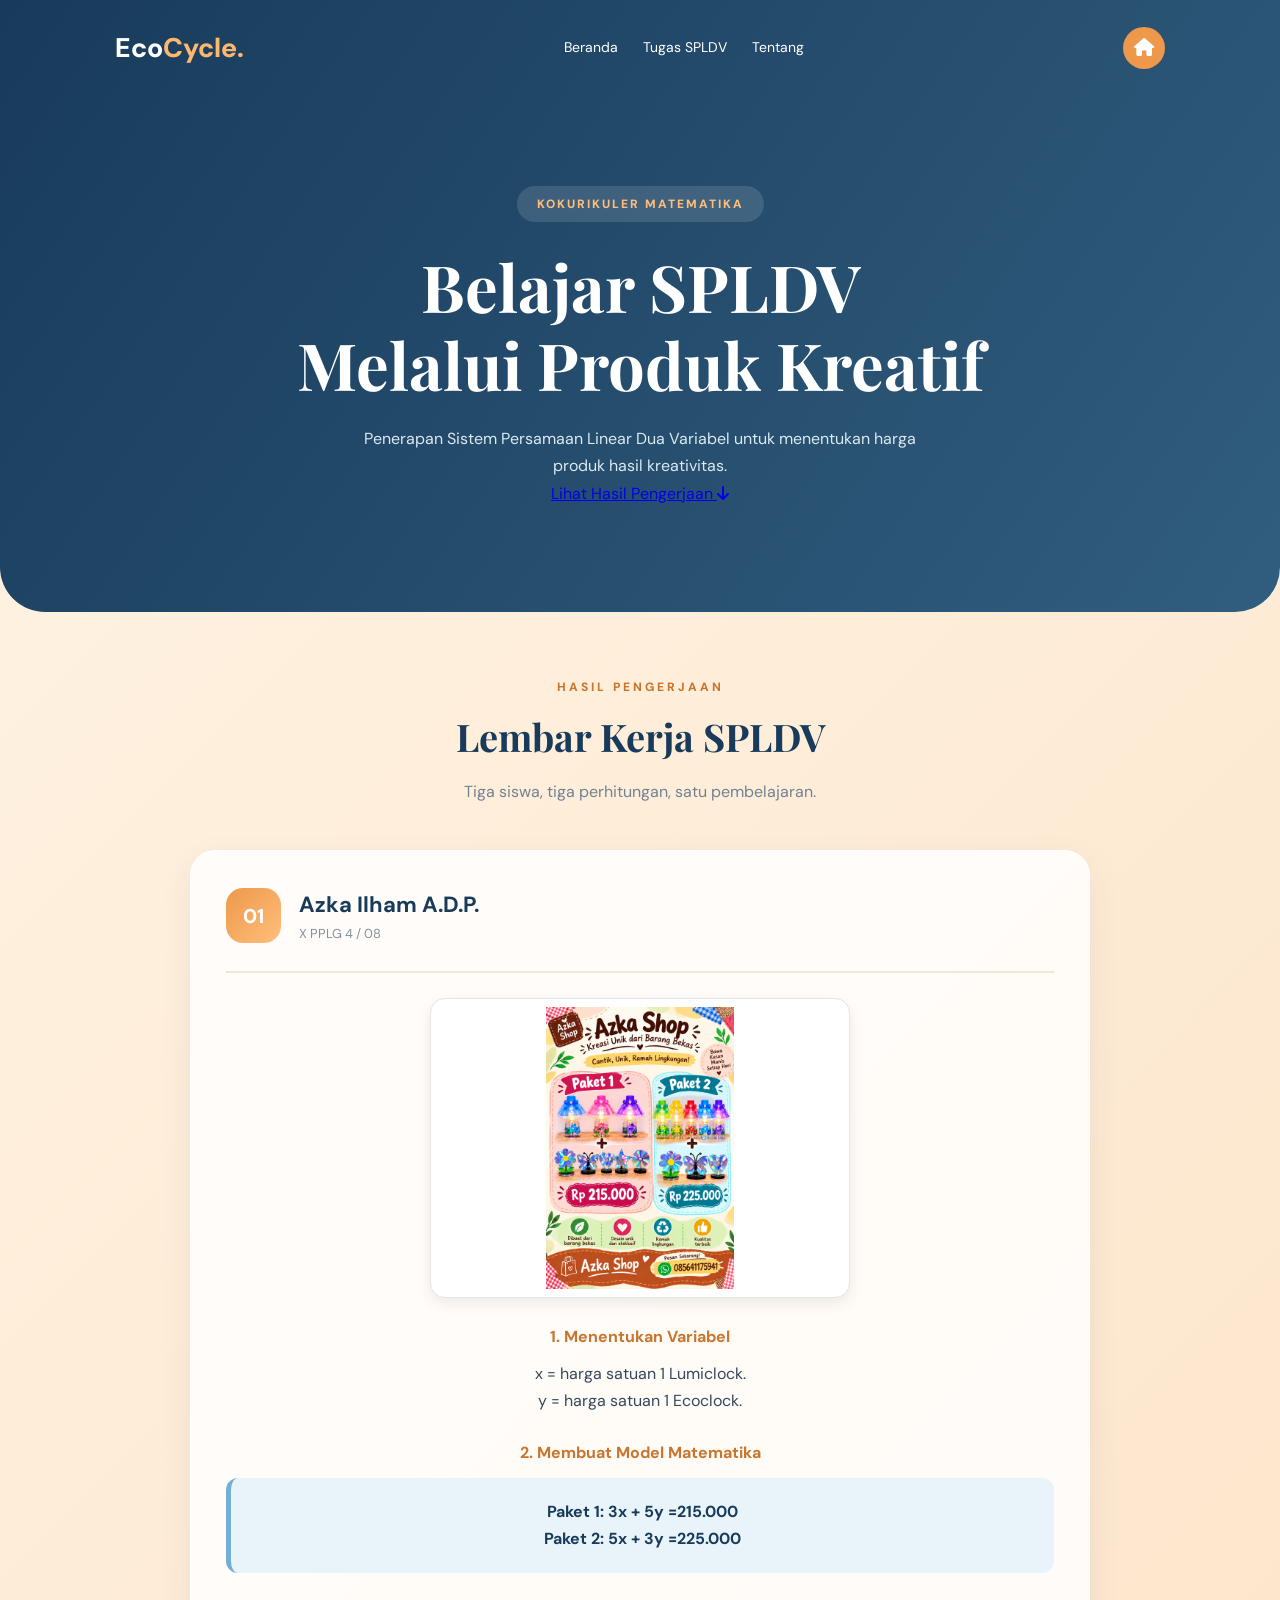
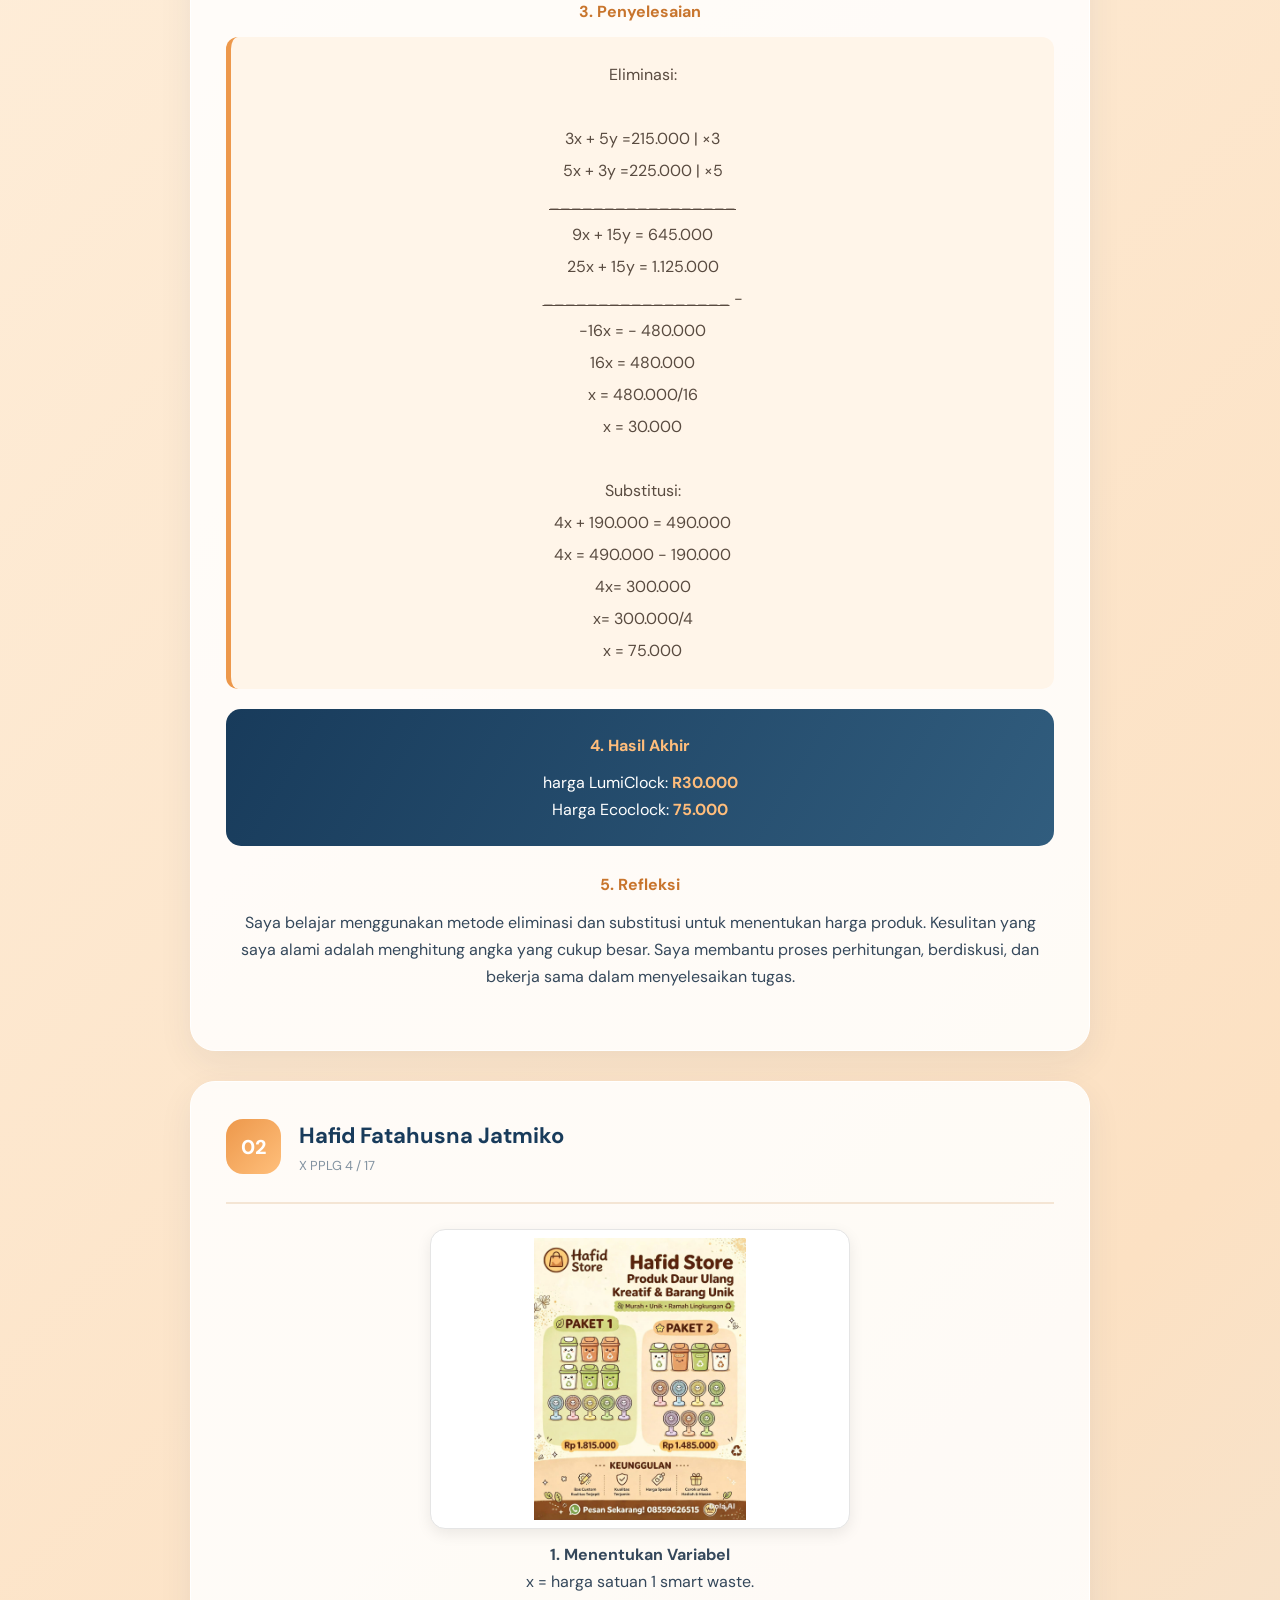
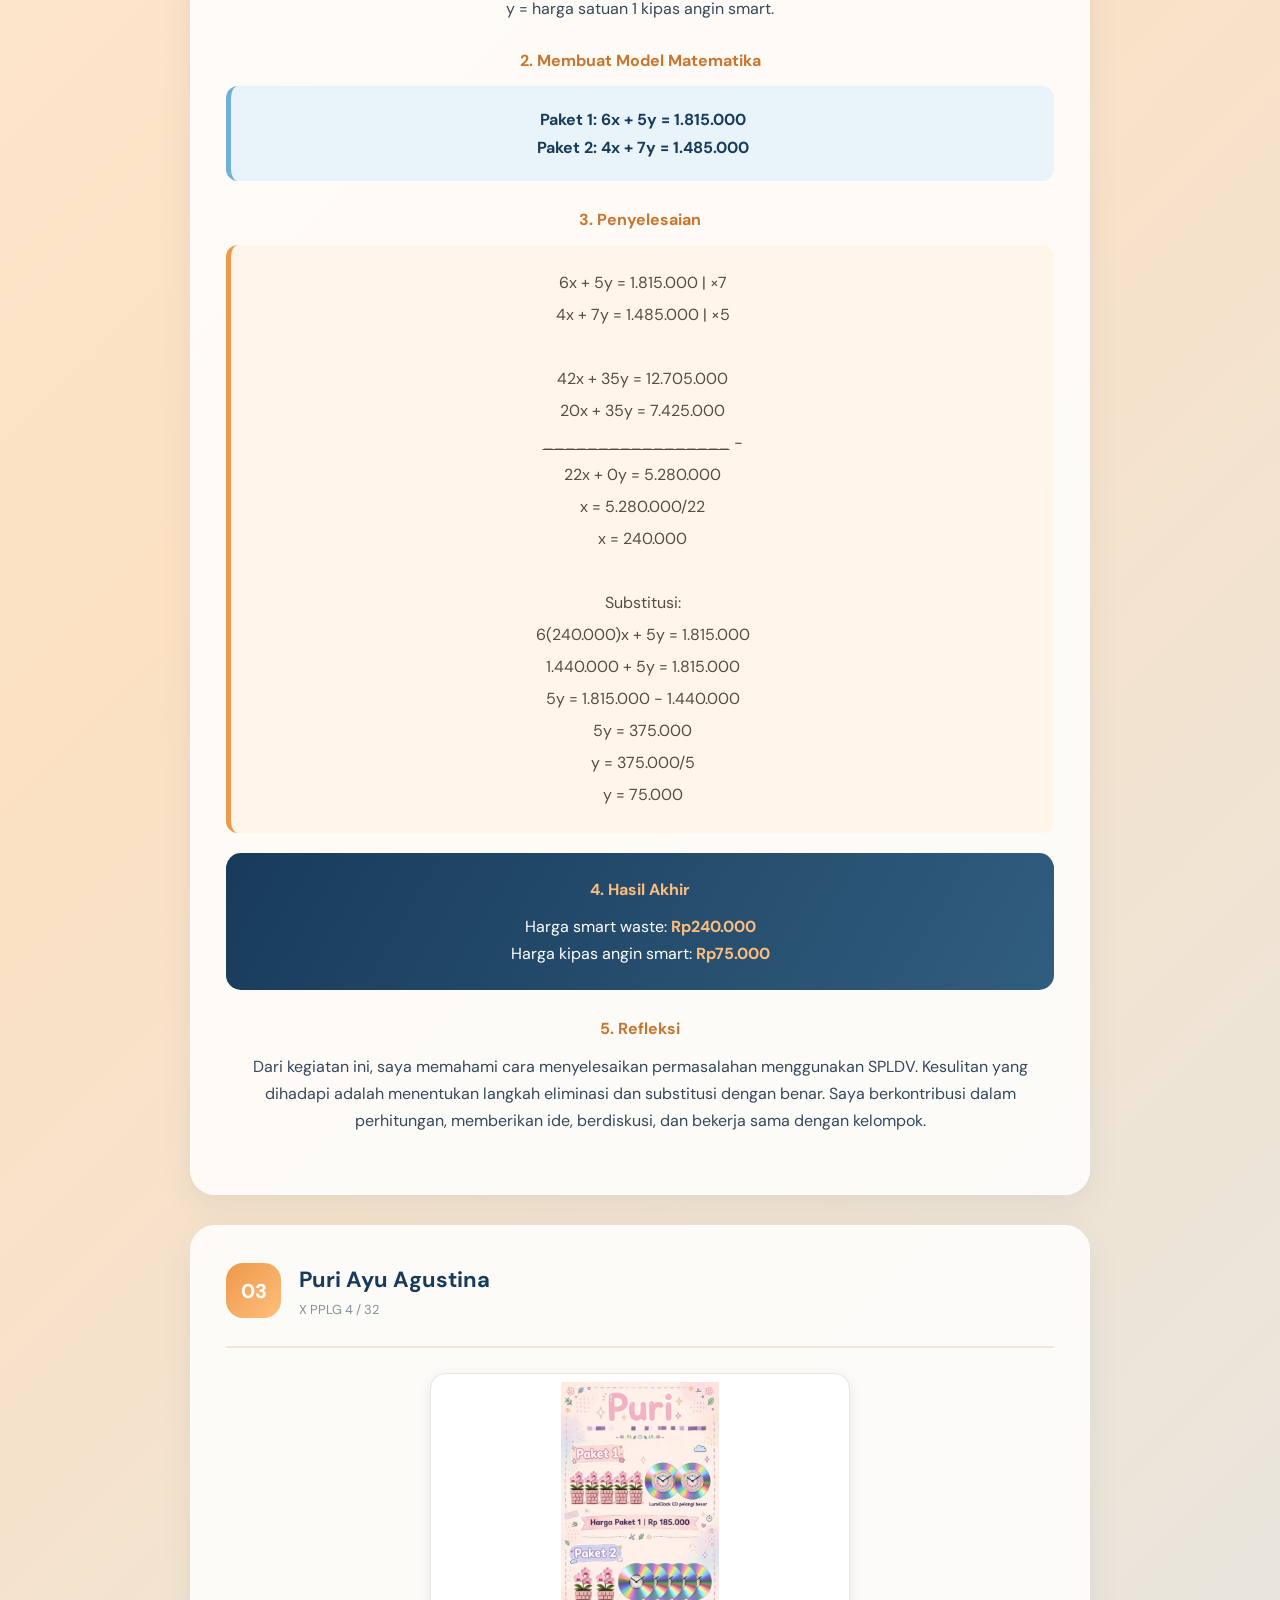
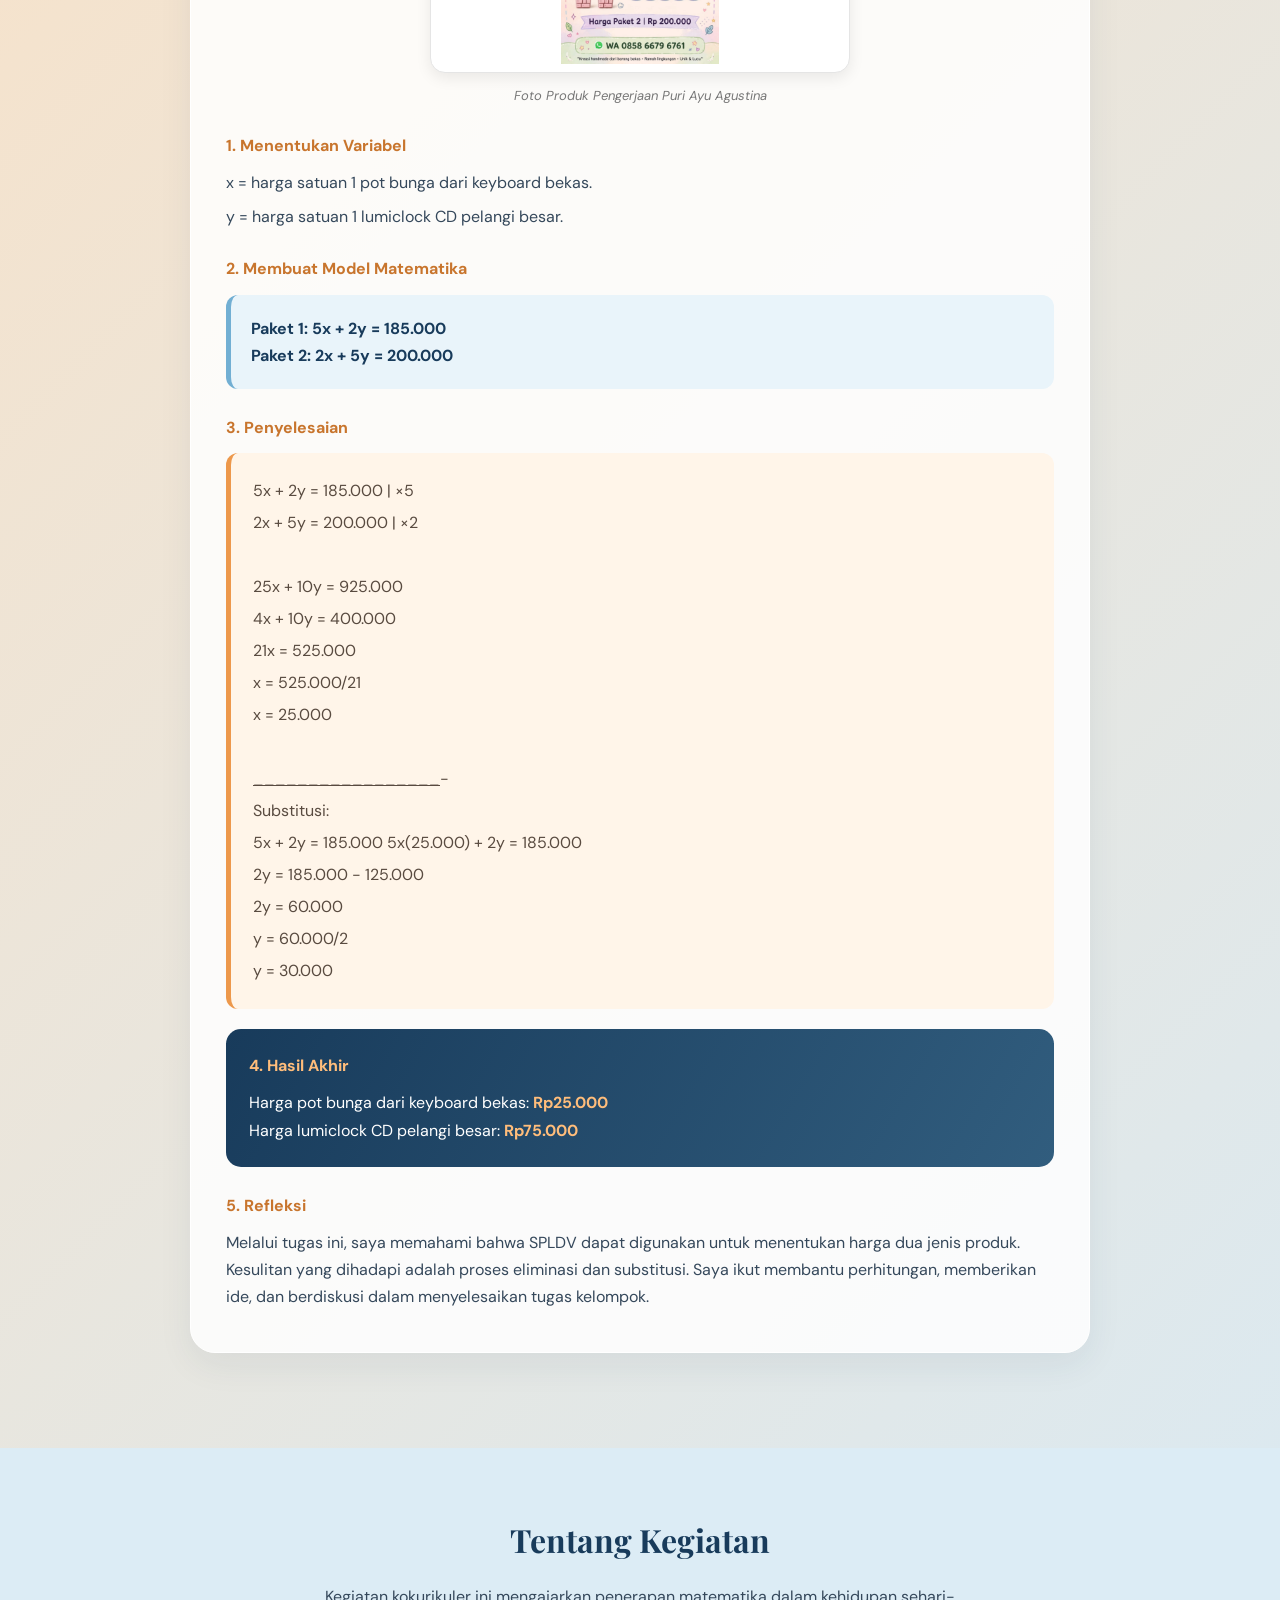
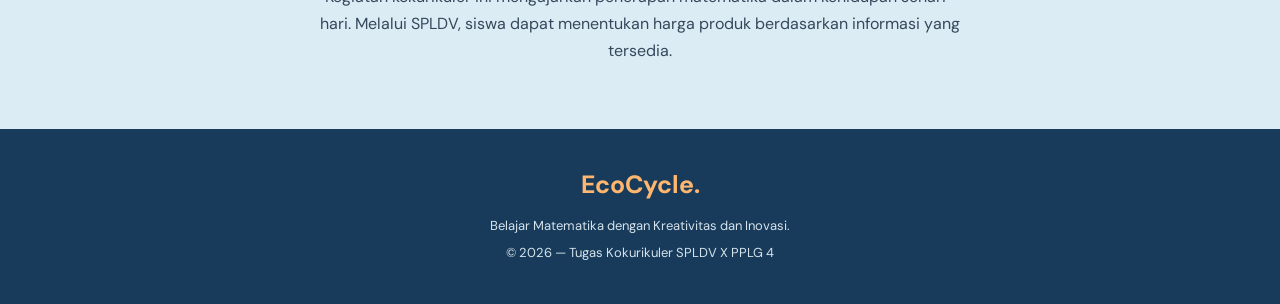
<file: matematika.html>
<!DOCTYPE html>
<html lang="id">

<head>
    <meta charset="UTF-8">
    <meta name="viewport" content="width=device-width, initial-scale=1.0">

    <title>Tugas Kokurikuler SPLDV</title>

    <link rel="stylesheet" href="matematika.css">

    <!-- FONT AWESOME -->
    <link rel="stylesheet"
        href="https://cdnjs.cloudflare.com/ajax/libs/font-awesome/6.5.1/css/all.min.css">
</head>

<body>

    <!-- HEADER -->
    <header id="beranda">

        <!-- NAVBAR -->
        <nav>
            <h2>Eco<span>Cycle.</span></h2>

            <div class="nav-links">
                <a href="#beranda">Beranda</a>
                <a href="#tugas">Tugas SPLDV</a>
                <a href="#tentang">Tentang</a>
            </div>

            <!-- HOME BUTTON -->
            <a href="index.html" class="home-btn"
                title="Kembali ke Halaman Utama">
                <i class="fa-solid fa-house"></i>
            </a>
        </nav>

        <!-- HERO -->
        <section class="hero">

            <p class="tag">KOKURIKULER MATEMATIKA</p>

            <h1>
                Belajar SPLDV<br>
                Melalui Produk Kreatif
            </h1>

            <p>
                Penerapan Sistem Persamaan Linear Dua Variabel
                untuk menentukan harga produk hasil kreativitas.
            </p>

            <a href="#tugas" class="hero-button">
                Lihat Hasil Pengerjaan
                <i class="fa-solid fa-arrow-down"></i>
            </a>

        </section>

    </header>


    <!-- MAIN -->
    <main id="tugas">

        <!-- JUDUL -->
        <div class="judul">

            <p>HASIL PENGERJAAN</p>

            <h2>Lembar Kerja SPLDV</h2>

            <span>
                Tiga siswa, tiga perhitungan, satu pembelajaran.
            </span>

        </div>


        <!-- ======================== -->
        <!-- AZKA -->
        <!-- ======================== -->

        <section class="card">

            <div class="card-title">

                <span class="number">01</span>

                <div>
                    <h2>Azka Ilham A.D.P.</h2>
                    <p>X PPLG 4 / 08</p>
                </div>

            </div>




            <!-- FOTO PRODUK AZKA -->
            <div class="product-photo">

                <img src="azka mtk.jpeg"
                
            </div>


            <p class="info"><b>1. Menentukan Variabel</b></p>

            <p>x = harga satuan 1 Lumiclock.</p>
            <p>y = harga satuan 1 Ecoclock.</p>


            <p class="info"><b>2. Membuat Model Matematika</b></p>

            <div class="rumus">
                Paket 1: 3x + 5y =215.000<br>
                Paket 2: 5x + 3y =225.000
            </div>


            <p class="info"><b>3. Penyelesaian</b></p>

            <div class="hitung">

                Eliminasi:<br><br>

                3x + 5y =215.000 | ×3<br>
                5x + 3y =225.000 | ×5<br>
                <ins>_________________</ins>
                <br>9x + 15y = 645.000<br>
                25x + 15y = 1.125.000<br>
                <ins>_________________</ins> -<br>
                -16x = - 480.000 
                <br>16x = 480.000<br>
                x = 480.000/16<br>
                x = 30.000<br><br>

                Substitusi:<br>

                4x + 190.000 = 490.000<br>
                4x = 490.000 - 190.000<br>
                4x= 300.000<br>
                x= 300.000/4<br>
                x = 75.000

            </div>


            <div class="result">

                <b>4. Hasil Akhir</b>

                <p>
                    harga LumiClock:
                    <strong>R30.000</strong>
                </p>

                <p>
                    Harga Ecoclock:
                    <strong>75.000</strong>
                </p>

            </div>


            <p class="info"><b>5. Refleksi</b></p>

            <p>
                Saya belajar menggunakan metode eliminasi dan substitusi
                untuk menentukan harga produk. Kesulitan yang saya alami
                adalah menghitung angka yang cukup besar. Saya membantu
                proses perhitungan, berdiskusi, dan bekerja sama dalam
                menyelesaikan tugas.
            </p>

        </section>



        <!-- ======================== -->
        <!-- HAFID -->
        <!-- ======================== -->

        <section class="card">

            <div class="card-title">

                <span class="number">02</span>

                <div>
                    <h2>Hafid Fatahusna Jatmiko</h2>
                    <p>X PPLG 4 / 17</p>
                </div>

            </div>


            

            


            <!-- FOTO PRODUK HAFID -->
            <div class="product-photo">

                <img src="hafid mtk.jpeg"
                    alt="Foto produk iklan Hafid Fatahusna Jatmiko

                <span>Foto Produk Iklan Miftakhul Aulia Ikhsan</span>

            </div>


            <p class="info"><b>1. Menentukan Variabel</b></p>

            <p>x = harga satuan 1 smart waste.</p>
            <p>y = harga satuan 1 kipas angin smart.</p>


            <p class="info"><b>2. Membuat Model Matematika</b></p>

            <div class="rumus">
                Paket 1: 6x + 5y = 1.815.000<br>
                Paket 2: 4x + 7y = 1.485.000
            </div>


            <p class="info"><b>3. Penyelesaian</b></p>

            <div class="hitung">

                6x + 5y = 1.815.000 | ×7<br>
                4x + 7y = 1.485.000 | ×5<br><br>
                
                42x + 35y = 12.705.000<br>
                20x + 35y = 7.425.000<br>
                <ins>_________________</ins> -<br>
                22x + 0y = 5.280.000<br>
                x = 5.280.000/22<br>
                x = 240.000<br><br>
                

                Substitusi:<br>

                6(240.000)x + 5y = 1.815.000<br>
                1.440.000 + 5y = 1.815.000<br>
                5y = 1.815.000 - 1.440.000<br>
                5y = 375.000<br>
                y = 375.000/5<br>
                y = 75.000

            </div>


            <div class="result">

                <b>4. Hasil Akhir</b>

                <p>
                    Harga smart waste:
                    <strong>Rp240.000</strong>
                </p>

                <p>
                    Harga kipas angin smart:
                    <strong>Rp75.000</strong>
                </p>

            </div>


            <p class="info"><b>5. Refleksi</b></p>

            <p>
                Dari kegiatan ini, saya memahami cara menyelesaikan
                permasalahan menggunakan SPLDV. Kesulitan yang dihadapi
                adalah menentukan langkah eliminasi dan substitusi dengan
                benar. Saya berkontribusi dalam perhitungan, memberikan ide,
                berdiskusi, dan bekerja sama dengan kelompok.
            </p>

        </section>



        <!-- ======================== -->
        <!-- PURI -->
        <!-- ======================== -->

        <section class="card">

            <div class="card-title">

                <span class="number">03</span>

                <div>
                    <h2>Puri Ayu Agustina</h2>
                    <p>X PPLG 4 / 32</p>
                </div>

            </div>


            

            


            <!-- FOTO PRODUK PURI -->
            <div class="product-photo">

                <img src="puri mtk.jpeg"
                    alt="Foto produk pada tugas Puri Ayu Agustina">

                <span>Foto Produk Pengerjaan Puri Ayu Agustina</span>

            </div>


            <p class="info"><b>1. Menentukan Variabel</b></p>

            <p>x = harga satuan 1 pot bunga dari keyboard bekas.</p>
            <p>y = harga satuan 1 lumiclock CD pelangi besar.</p>


            <p class="info"><b>2. Membuat Model Matematika</b></p>

            <div class="rumus">
                Paket 1: 5x + 2y = 185.000<br>
                Paket 2: 2x + 5y = 200.000
            </div>


            <p class="info"><b>3. Penyelesaian</b></p>

            <div class="hitung">

                5x + 2y = 185.000 | ×5<br>
                2x + 5y = 200.000 | ×2<br><br>
                
                25x + 10y = 925.000<br>
                4x + 10y = 400.000<br>

                21x = 525.000<br>
                x = 525.000/21<br>
                x = 25.000<br><br>
                <ins>_________________</ins>-<br>

                Substitusi:<br>

                5x + 2y = 185.000
                5x(25.000) + 2y = 185.000<br>
                2y = 185.000 - 125.000<br>
                2y = 60.000<br>
                y = 60.000/2<br>
                y = 30.000

            </div>


            <div class="result">

                <b>4. Hasil Akhir</b>

                <p>
                    Harga pot bunga dari keyboard bekas:
                    <strong>Rp25.000</strong>
                </p>

                <p>
                    Harga lumiclock CD pelangi besar:
                    <strong>Rp75.000</strong>
                </p>

            </div>


            <p class="info"><b>5. Refleksi</b></p>

            <p>
                Melalui tugas ini, saya memahami bahwa SPLDV dapat digunakan
                untuk menentukan harga dua jenis produk. Kesulitan yang
                dihadapi adalah proses eliminasi dan substitusi. Saya ikut
                membantu perhitungan, memberikan ide, dan berdiskusi dalam
                menyelesaikan tugas kelompok.
            </p>

        </section>

    </main>



    <!-- TENTANG KEGIATAN -->
    <section class="tentang" id="tentang">

        <h2>Tentang Kegiatan</h2>

        <p>
            Kegiatan kokurikuler ini mengajarkan penerapan matematika
            dalam kehidupan sehari-hari. Melalui SPLDV, siswa dapat
            menentukan harga produk berdasarkan informasi yang tersedia.
        </p>

    </section>



    <!-- FOOTER -->
    <footer>

        <h3>EcoCycle.</h3>

        <p>
            Belajar Matematika dengan Kreativitas dan Inovasi.
        </p>

        <p>
            © 2026 — Tugas Kokurikuler SPLDV X PPLG 4
        </p>

    </footer>


</body>
</html>
</file>
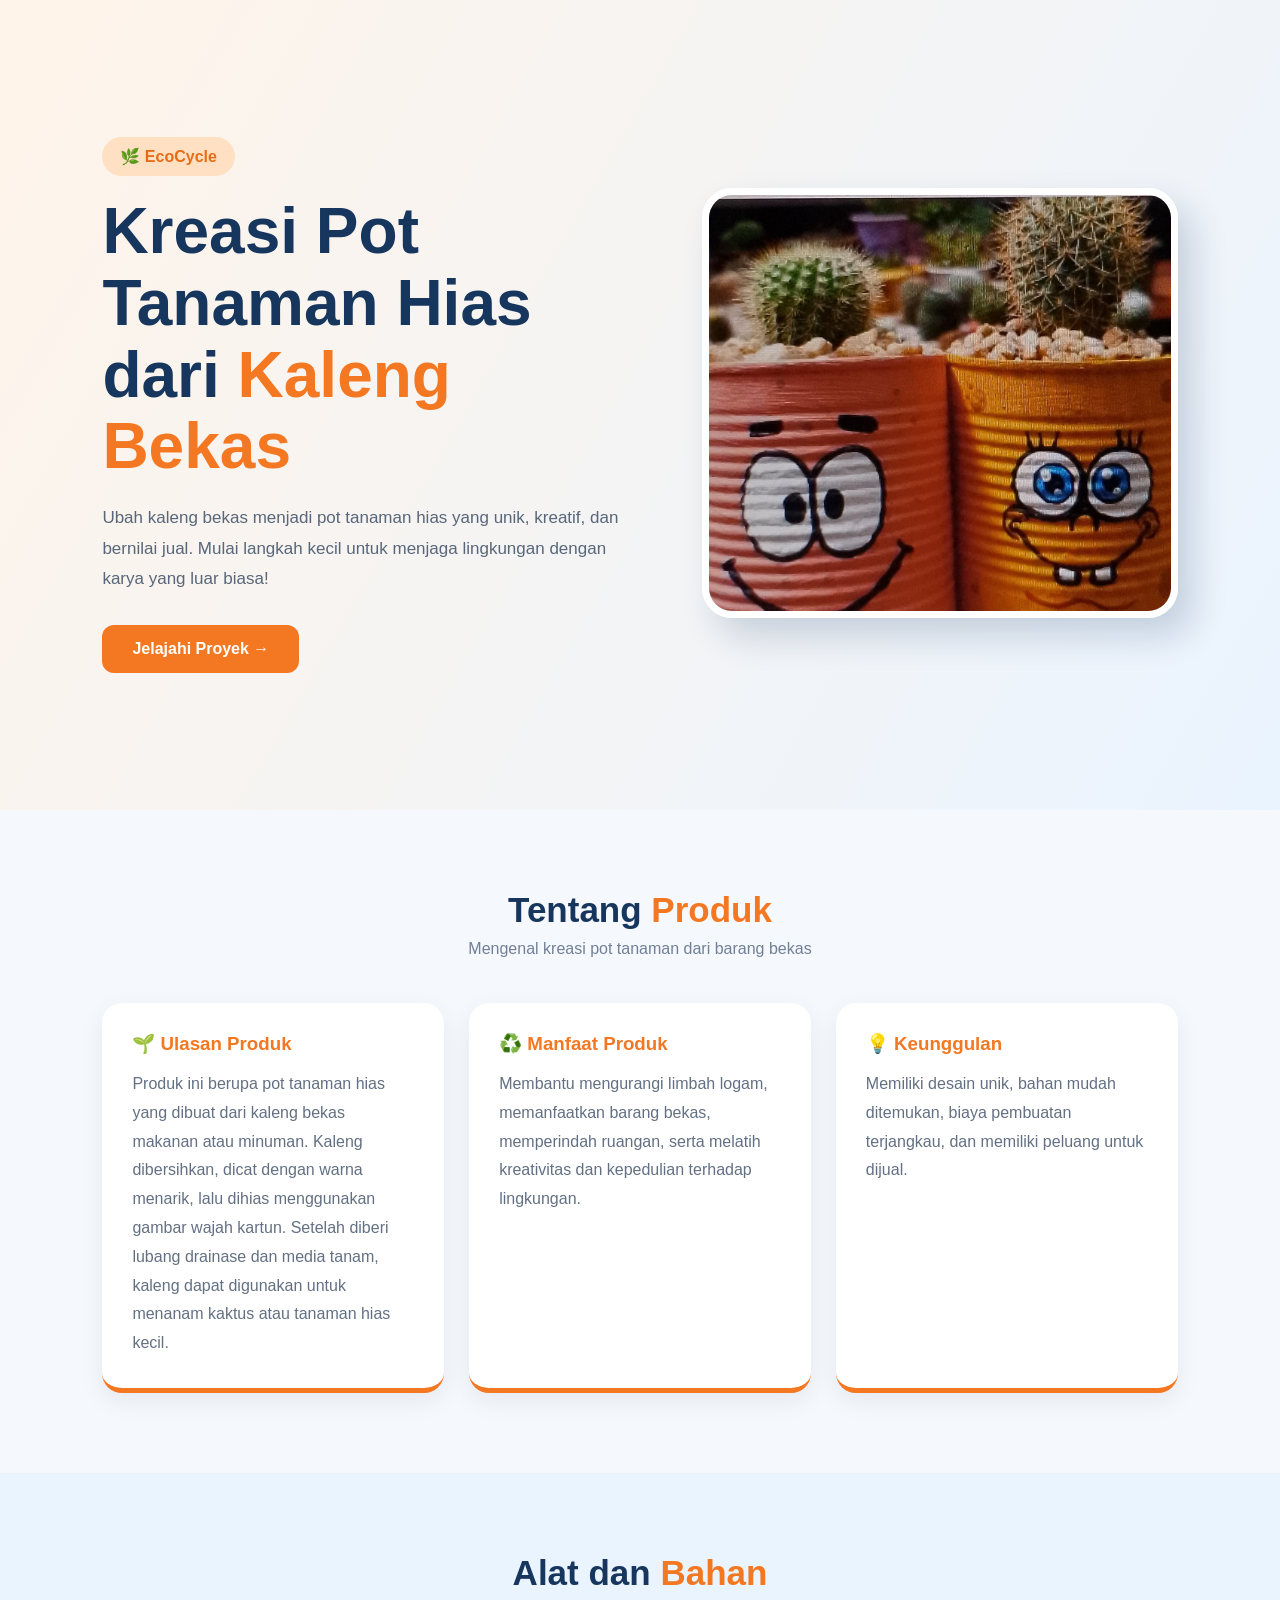
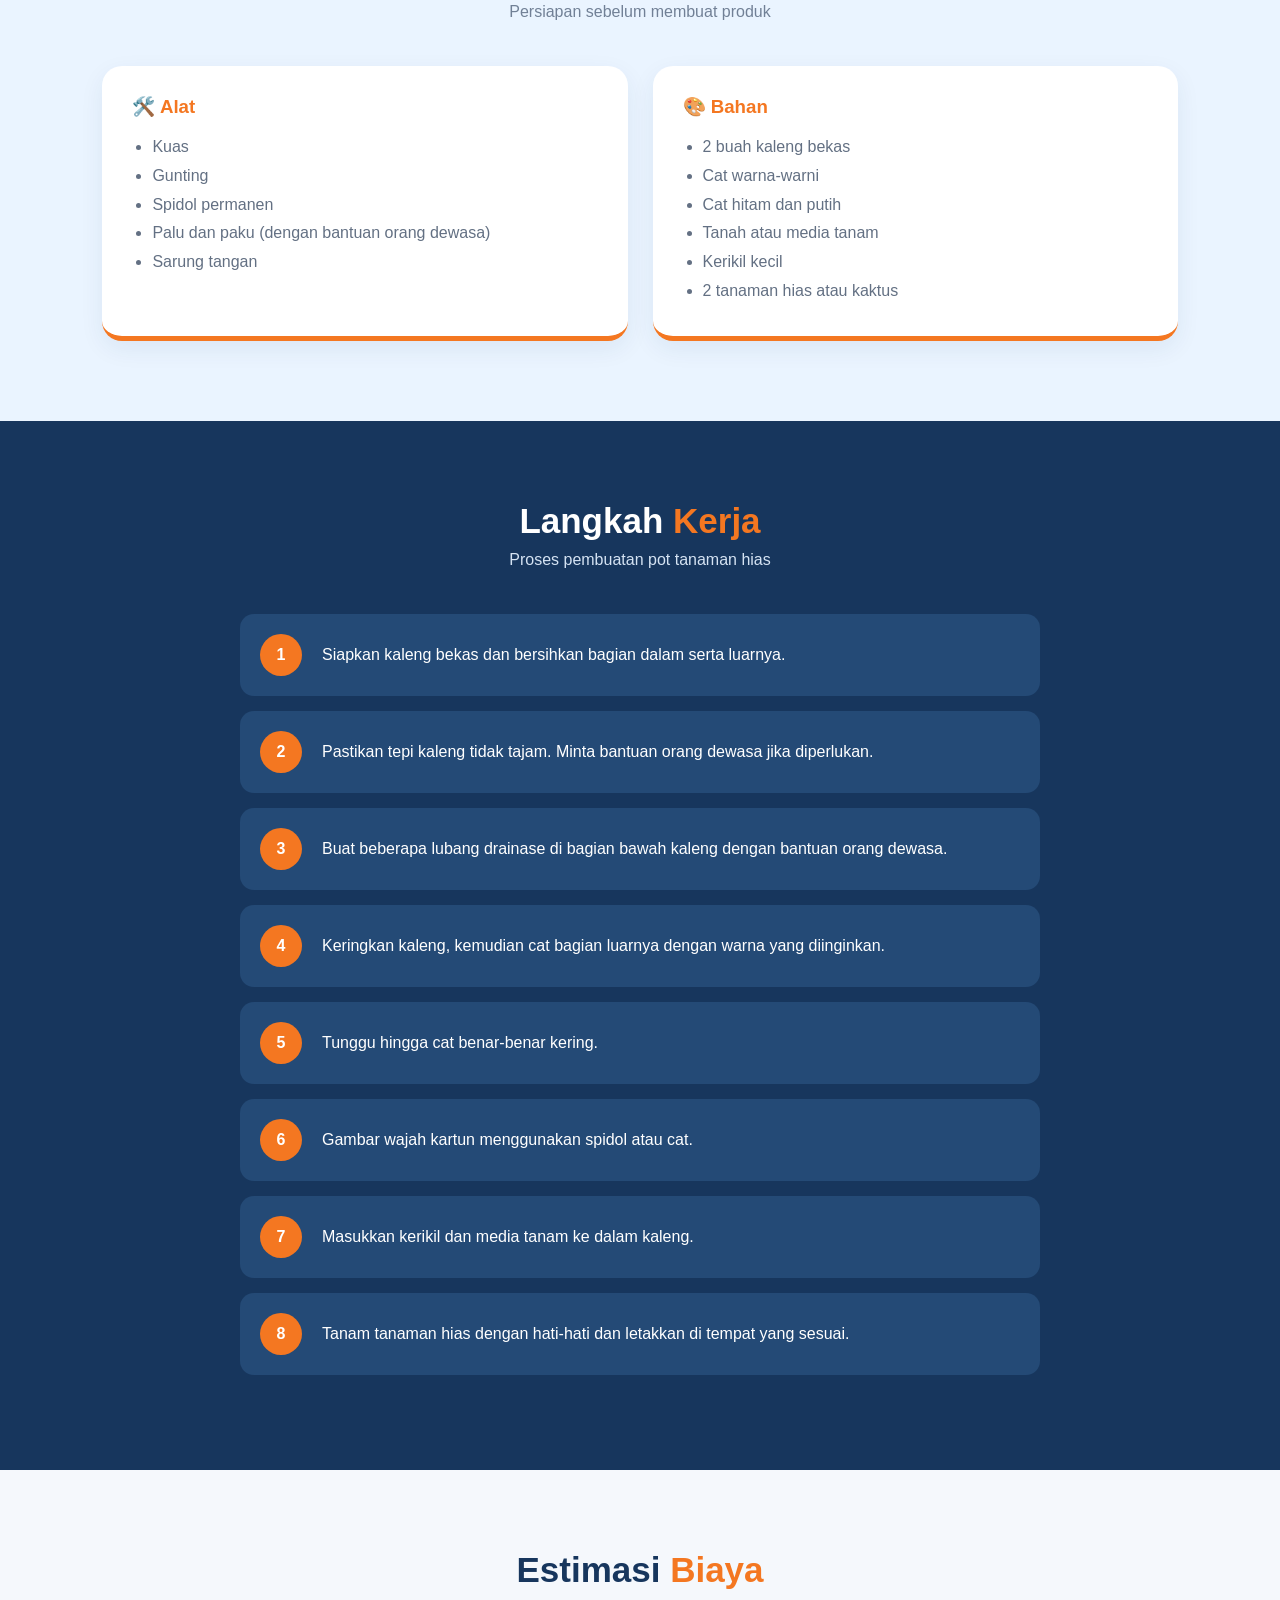
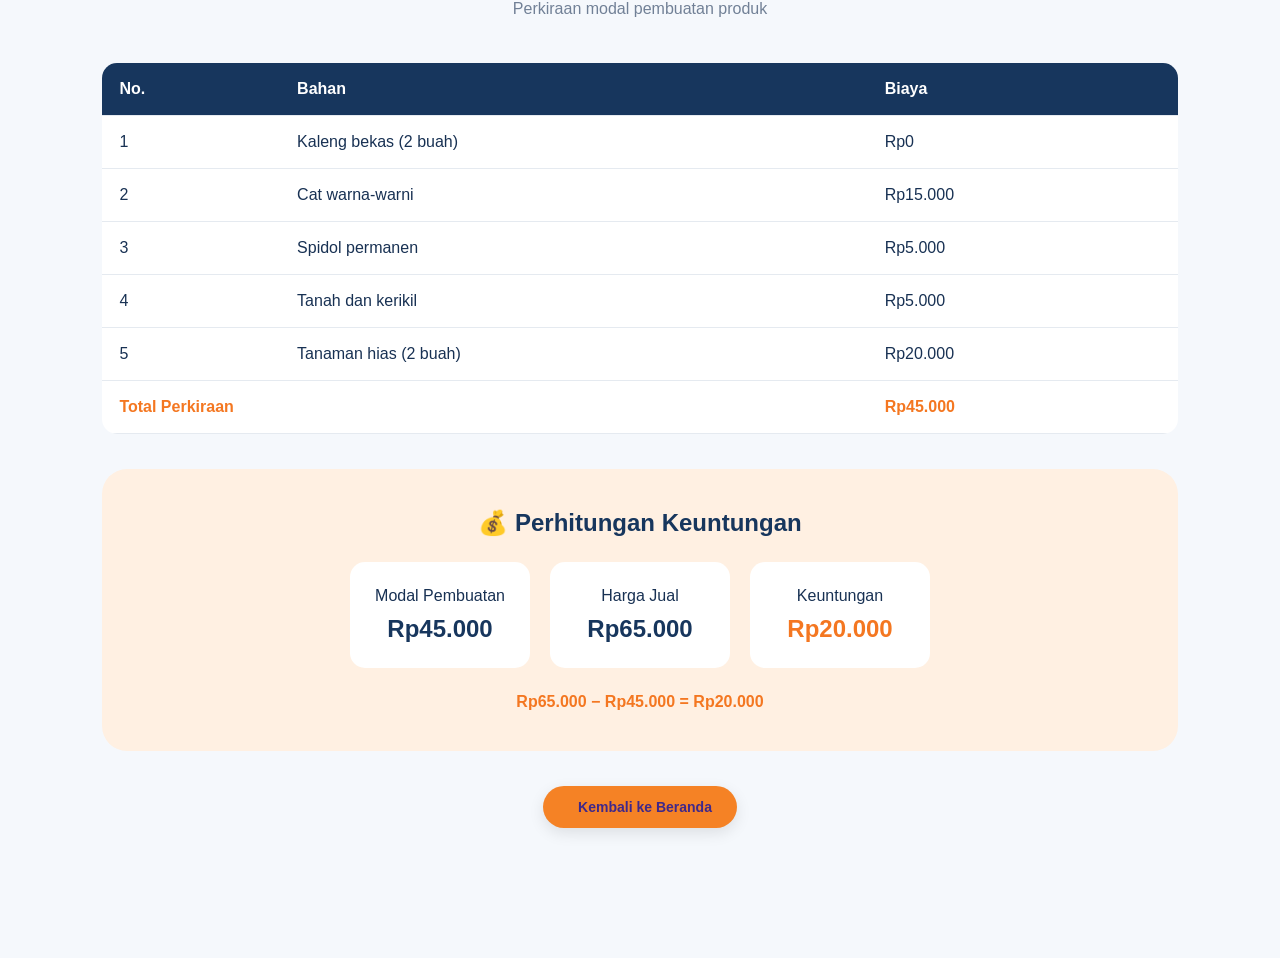
<file: pot tanaman.html>
<!DOCTYPE html>
<html lang="id">
<head>
    <meta charset="UTF-8">
    <meta name="viewport" content="width=device-width, initial-scale=1.0">
    <title>Kreasi Pot Tanaman Hias</title>
    <link rel="stylesheet" href="pot tanaman.css">
</head>
<body>

<!-- HERO -->
<header class="hero" id="home">
    <div class="hero-text">
        <span class="tag">🌿 EcoCycle</span>

        <h1>
            Kreasi Pot<br>
            Tanaman Hias<br>
            dari <span>Kaleng Bekas</span>
        </h1>

        <p>
            Ubah kaleng bekas menjadi pot tanaman hias
            yang unik, kreatif, dan bernilai jual.
            Mulai langkah kecil untuk menjaga lingkungan
            dengan karya yang luar biasa!
        </p>

        <a href="#produk" class="btn">
            Jelajahi Proyek →
        </a>
    </div>

    <div class="hero-image">
        <img src="WhatsApp Image 2026-11-06 at 21.53.34 (1).jpeg"
        alt="Tanaman hias">
    </div>
</header>

<!-- PRODUK -->
<section id="produk">
    <div class="section-title">
        <h2>Tentang <span>Produk</span></h2>
        <p>Mengenal kreasi pot tanaman dari barang bekas</p>
    </div>

    <div class="cards">
        <div class="card">
            <h3>🌱 Ulasan Produk</h3>
            <p>
                Produk ini berupa pot tanaman hias yang dibuat
                dari kaleng bekas makanan atau minuman.
                Kaleng dibersihkan, dicat dengan warna menarik,
                lalu dihias menggunakan gambar wajah kartun.
                Setelah diberi lubang drainase dan media tanam,
                kaleng dapat digunakan untuk menanam kaktus
                atau tanaman hias kecil.
            </p>
        </div>

        <div class="card">
            <h3>♻️ Manfaat Produk</h3>
            <p>
                Membantu mengurangi limbah logam,
                memanfaatkan barang bekas, memperindah ruangan,
                serta melatih kreativitas dan kepedulian
                terhadap lingkungan.
            </p>
        </div>

        <div class="card">
            <h3>💡 Keunggulan</h3>
            <p>
                Memiliki desain unik, bahan mudah ditemukan,
                biaya pembuatan terjangkau, dan memiliki
                peluang untuk dijual.
            </p>
        </div>
    </div>
</section>

<!-- ALAT DAN BAHAN -->
<section class="light" id="alat">
    <div class="section-title">
        <h2>Alat dan <span>Bahan</span></h2>
        <p>Persiapan sebelum membuat produk</p>
    </div>

    <div class="cards">
        <div class="card">
            <h3>🛠️ Alat</h3>
            <ul>
                <li>Kuas</li>
                <li>Gunting</li>
                <li>Spidol permanen</li>
                <li>Palu dan paku (dengan bantuan orang dewasa)</li>
                <li>Sarung tangan</li>
            </ul>
        </div>

        <div class="card">
            <h3>🎨 Bahan</h3>
            <ul>
                <li>2 buah kaleng bekas</li>
                <li>Cat warna-warni</li>
                <li>Cat hitam dan putih</li>
                <li>Tanah atau media tanam</li>
                <li>Kerikil kecil</li>
                <li>2 tanaman hias atau kaktus</li>
            </ul>
        </div>
    </div>
</section>

<!-- LANGKAH KERJA -->
<section class="steps" id="proses">
    <div class="section-title">
        <h2>Langkah <span>Kerja</span></h2>
        <p>Proses pembuatan pot tanaman hias</p>
    </div>

    <div class="step-list">
        <div class="step"><b>1</b> Siapkan kaleng bekas dan bersihkan bagian dalam serta luarnya.</div>
        <div class="step"><b>2</b> Pastikan tepi kaleng tidak tajam. Minta bantuan orang dewasa jika diperlukan.</div>
        <div class="step"><b>3</b> Buat beberapa lubang drainase di bagian bawah kaleng dengan bantuan orang dewasa.</div>
        <div class="step"><b>4</b> Keringkan kaleng, kemudian cat bagian luarnya dengan warna yang diinginkan.</div>
        <div class="step"><b>5</b> Tunggu hingga cat benar-benar kering.</div>
        <div class="step"><b>6</b> Gambar wajah kartun menggunakan spidol atau cat.</div>
        <div class="step"><b>7</b> Masukkan kerikil dan media tanam ke dalam kaleng.</div>
        <div class="step"><b>8</b> Tanam tanaman hias dengan hati-hati dan letakkan di tempat yang sesuai.</div>
    </div>
</section>

<!-- BIAYA -->
<section id="biaya">
    <div class="section-title">
        <h2>Estimasi <span>Biaya</span></h2>
        <p>Perkiraan modal pembuatan produk</p>
    </div>

    <div class="table-box">
        <table>
            <tr>
                <th>No.</th>
                <th>Bahan</th>
                <th>Biaya</th>
            </tr>
            <tr><td>1</td><td>Kaleng bekas (2 buah)</td><td>Rp0</td></tr>
            <tr><td>2</td><td>Cat warna-warni</td><td>Rp15.000</td></tr>
            <tr><td>3</td><td>Spidol permanen</td><td>Rp5.000</td></tr>
            <tr><td>4</td><td>Tanah dan kerikil</td><td>Rp5.000</td></tr>
            <tr><td>5</td><td>Tanaman hias (2 buah)</td><td>Rp20.000</td></tr>
            <tr class="total">
                <td colspan="2">Total Perkiraan</td>
                <td>Rp45.000</td>
            </tr>
        </table>
    </div>

    <div class="profit">
        <h2>💰 Perhitungan Keuntungan</h2>
        <div class="profit-items">
            <div>
                <p>Modal Pembuatan</p>
                <h3>Rp45.000</h3>
            </div>
            <div>
                <p>Harga Jual</p>
                <h3>Rp65.000</h3>
            </div>
            <div class="highlight">
                <p>Keuntungan</p>
                <h3>Rp20.000</h3>
            </div>
        </div>
        <p class="formula">
            Rp65.000 − Rp45.000 = Rp20.000
        </p>
    </div>
    <!-- TOMBOL KEMBALI KE BERANDA -->
<div class="back-home-container">
    <a href="index.html" class="back-home">
        <i class="fas fa-arrow-left"></i>
        Kembali ke Beranda
    </a>
</div>
</section>
</body>
</html>
</file>
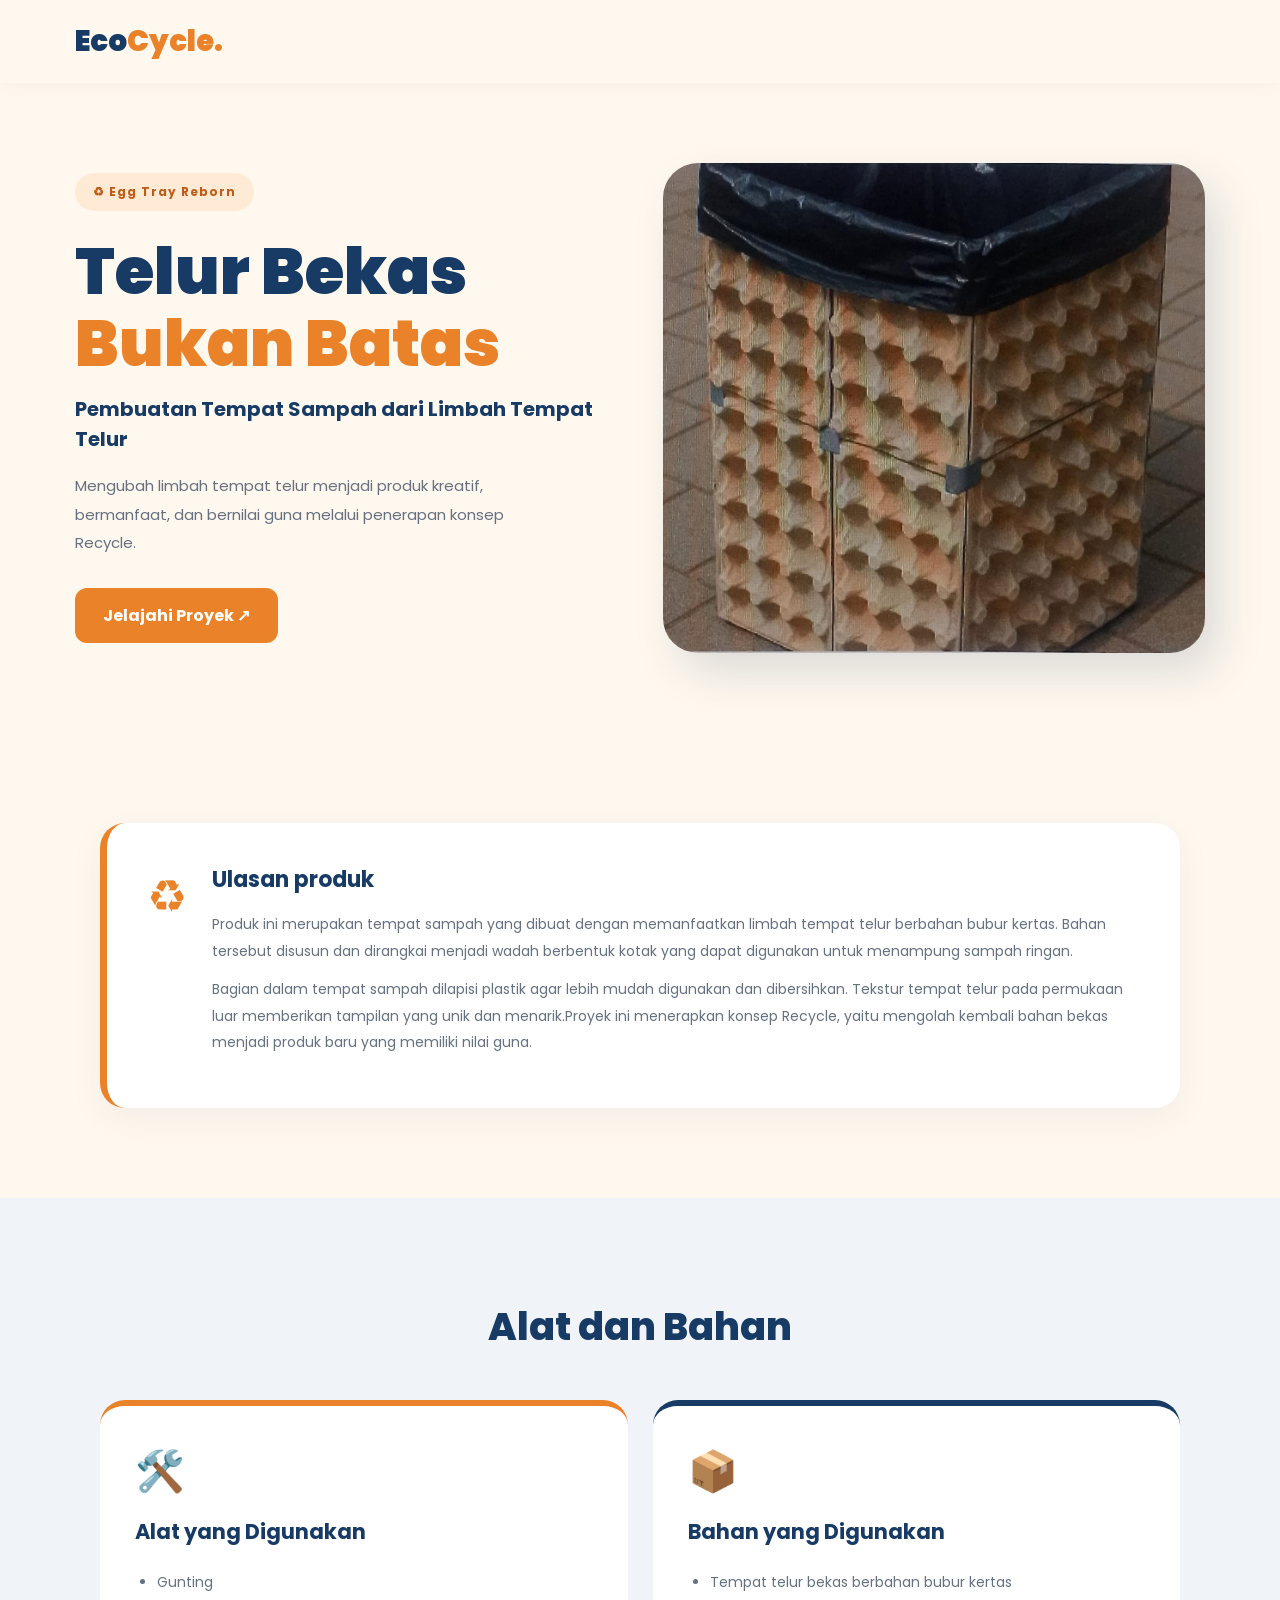
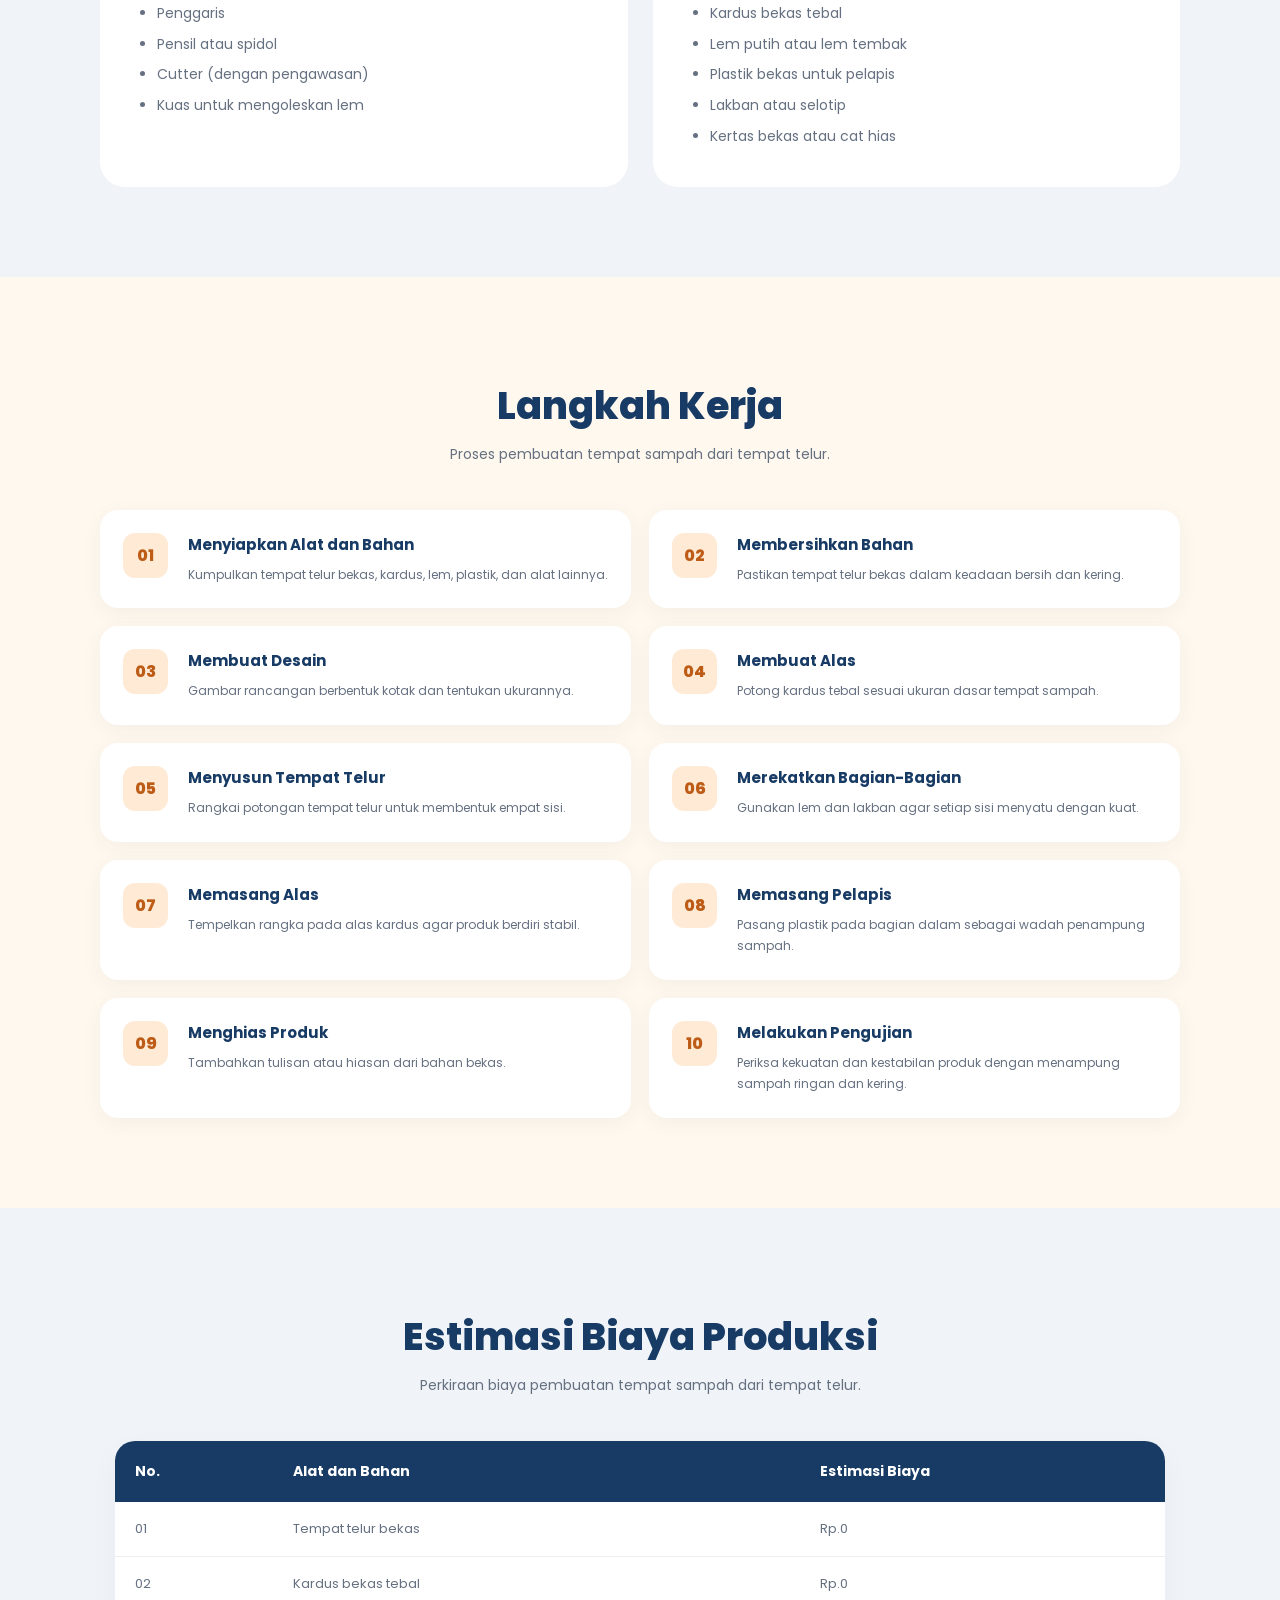
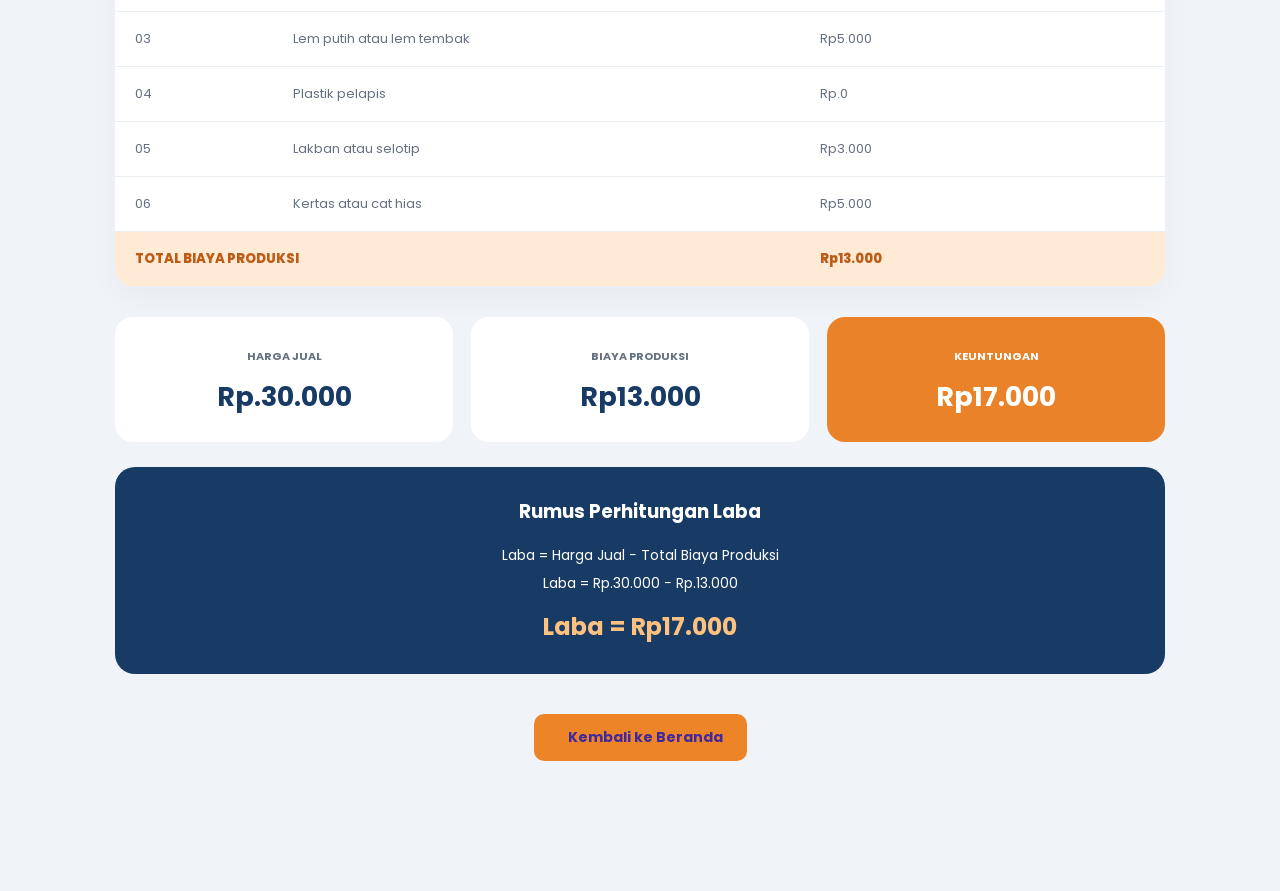
<file: tempat sampah.html>
<!DOCTYPE html>
<html lang="id">
<head>
    <meta charset="UTF-8">
    <meta name="viewport" content="width=device-width, initial-scale=1.0">
    <title>EcoCycle - Tempat Sampah Recycle</title>
    <link rel="stylesheet" href="tempat sampah.css">
</head>
<body>

    <!-- NAVBAR -->
    <header>
        <nav class="navbar">
            <div class="logo">Eco<span>Cycle.</span></div>
        </nav>
    </header>

    <!-- HERO -->
    <section class="hero" id="beranda">

        <div class="hero-text">
            <span class="tag">♻ Egg Tray Reborn</span>

            <h1>
                Telur Bekas
                <span>Bukan Batas </span>
            </h1>

            <h2>
                Pembuatan Tempat Sampah
                dari Limbah Tempat Telur
            </h2>

            <p>
                Mengubah limbah tempat telur menjadi produk
                kreatif, bermanfaat, dan bernilai guna melalui
                penerapan konsep Recycle.
            </p>

            <a href="#konsep" class="btn">Jelajahi Proyek ↗</a>
        </div>

        <div class="hero-image">
            <img src="WhatsApp Image 2026-11-06 at 20.36.00.jpeg"
                 alt="Tempat sampah dari limbah tempat telur">
            </div>
        </div>

    </section>

    <!-- KONSEP -->
    <section class="section" id="ulasan">

        <div class="concept-card">
            <div class="concept-icon">♻</div>

            <div>
                <h3>Ulasan produk</h3>

                <p>
                    Produk ini merupakan tempat sampah yang dibuat
                    dengan memanfaatkan limbah tempat telur berbahan
                    bubur kertas. Bahan tersebut disusun dan dirangkai
                    menjadi wadah berbentuk kotak yang dapat digunakan
                    untuk menampung sampah ringan.
                </p>

                <p>
                    Bagian dalam tempat sampah dilapisi plastik agar
                    lebih mudah digunakan dan dibersihkan. Tekstur
                    tempat telur pada permukaan luar memberikan
                    tampilan yang unik dan menarik.Proyek ini menerapkan konsep Recycle, yaitu
                    mengolah kembali bahan bekas menjadi produk baru
                    yang memiliki nilai guna.
                </p>

            </div>
        </div>

    </section>

    <!-- ALAT DAN BAHAN -->
    <section class="section materials" id="bahan">

        <div class="section-title">
            <h2>Alat dan Bahan</h2>
        </div>

        <div class="material-grid">

            <div class="material-card orange">
                <div class="material-icon">🛠️</div>
                <h3>Alat yang Digunakan</h3>

                <ul>
                    <li>Gunting</li>
                    <li>Penggaris</li>
                    <li>Pensil atau spidol</li>
                    <li>Cutter (dengan pengawasan)</li>
                    <li>Kuas untuk mengoleskan lem</li>
                </ul>
            </div>

            <div class="material-card blue">
                <div class="material-icon">📦</div>
                <h3>Bahan yang Digunakan</h3>

                <ul>
                    <li>Tempat telur bekas berbahan bubur kertas</li>
                    <li>Kardus bekas tebal</li>
                    <li>Lem putih atau lem tembak</li>
                    <li>Plastik bekas untuk pelapis</li>
                    <li>Lakban atau selotip</li>
                    <li>Kertas bekas atau cat hias</li>
                </ul>
            </div>

        </div>
    </section>

    <!-- LANGKAH KERJA -->
    <section class="section" id="langkah">

        <div class="section-title">
            <h2>Langkah Kerja</h2>
            <p>Proses pembuatan tempat sampah dari tempat telur.</p>
        </div>

        <div class="steps">

            <div class="step">
                <span>01</span>
                <div>
                    <h3>Menyiapkan Alat dan Bahan</h3>
                    <p>Kumpulkan tempat telur bekas, kardus, lem, plastik, dan alat lainnya.</p>
                </div>
            </div>

            <div class="step">
                <span>02</span>
                <div>
                    <h3>Membersihkan Bahan</h3>
                    <p>Pastikan tempat telur bekas dalam keadaan bersih dan kering.</p>
                </div>
            </div>

            <div class="step">
                <span>03</span>
                <div>
                    <h3>Membuat Desain</h3>
                    <p>Gambar rancangan berbentuk kotak dan tentukan ukurannya.</p>
                </div>
            </div>

            <div class="step">
                <span>04</span>
                <div>
                    <h3>Membuat Alas</h3>
                    <p>Potong kardus tebal sesuai ukuran dasar tempat sampah.</p>
                </div>
            </div>

            <div class="step">
                <span>05</span>
                <div>
                    <h3>Menyusun Tempat Telur</h3>
                    <p>Rangkai potongan tempat telur untuk membentuk empat sisi.</p>
                </div>
            </div>

            <div class="step">
                <span>06</span>
                <div>
                    <h3>Merekatkan Bagian-Bagian</h3>
                    <p>Gunakan lem dan lakban agar setiap sisi menyatu dengan kuat.</p>
                </div>
            </div>

            <div class="step">
                <span>07</span>
                <div>
                    <h3>Memasang Alas</h3>
                    <p>Tempelkan rangka pada alas kardus agar produk berdiri stabil.</p>
                </div>
            </div>

            <div class="step">
                <span>08</span>
                <div>
                    <h3>Memasang Pelapis</h3>
                    <p>Pasang plastik pada bagian dalam sebagai wadah penampung sampah.</p>
                </div>
            </div>

            <div class="step">
                <span>09</span>
                <div>
                    <h3>Menghias Produk</h3>
                    <p>Tambahkan tulisan atau hiasan dari bahan bekas.</p>
                </div>
            </div>

            <div class="step">
                <span>10</span>
                <div>
                    <h3>Melakukan Pengujian</h3>
                    <p>Periksa kekuatan dan kestabilan produk dengan menampung sampah ringan dan kering.</p>
                </div>
            </div>

        </div>
    </section>

    <!-- ESTIMASI BIAYA -->
    <section class="section cost" id="biaya">

        <div class="section-title">
            <h2>Estimasi Biaya Produksi</h2>
            <p>Perkiraan biaya pembuatan tempat sampah dari tempat telur.</p>
        </div>

        <div class="table-wrapper">
            <table>
                <thead>
                    <tr>
                        <th>No.</th>
                        <th>Alat dan Bahan</th>
                        <th>Estimasi Biaya</th>
                    </tr>
                </thead>

                <tbody>
                    <tr>
                        <td>01</td>
                        <td>Tempat telur bekas</td>
                        <td>Rp.0</td>
                    </tr>
                    <tr>
                        <td>02</td>
                        <td>Kardus bekas tebal</td>
                        <td>Rp.0</td>
                    </tr>
                    <tr>
                        <td>03</td>
                        <td>Lem putih atau lem tembak</td>
                        <td>Rp5.000</td>
                    </tr>
                    <tr>
                        <td>04</td>
                        <td>Plastik pelapis</td>
                        <td>Rp.0</td>
                    </tr>
                    <tr>
                        <td>05</td>
                        <td>Lakban atau selotip</td>
                        <td>Rp3.000</td>
                    </tr>
                    <tr>
                        <td>06</td>
                        <td>Kertas atau cat hias</td>
                        <td>Rp5.000</td>
                    </tr>
                </tbody>

                <tfoot>
                    <tr>
                        <td colspan="2">TOTAL BIAYA PRODUKSI</td>
                        <td>Rp13.000</td>
                    </tr>
                </tfoot>
            </table>
        </div>

        <div class="profit-card">
            <div>
                <span>HARGA JUAL</span>
                <h3>Rp.30.000</h3>
            </div>

            <div>
                <span>BIAYA PRODUKSI</span>
                <h3>Rp13.000</h3>
            </div>

            <div class="profit">
                <span>KEUNTUNGAN</span>
                <h3>Rp17.000</h3>
            </div>
        </div>

        <div class="formula">
            <h3>Rumus Perhitungan Laba</h3>
            <p>Laba = Harga Jual − Total Biaya Produksi</p>
            <p>Laba = Rp.30.000 − Rp.13.000</p>
            <strong>Laba = Rp17.000</strong>
        </div>
        <!-- TOMBOL KEMBALI KE BERANDA -->
<a href="index.html" class="back-home">
    <i class="fas fa-arrow-left"></i>
    Kembali ke Beranda
</a>
    </section>
</body>
</html>
</file>
<file: busana.css>
@import url('https://fonts.googleapis.com/css2?family=Poppins:wght@400;500;600;700;800;900&display=swap');

* {
  margin: 0;
  padding: 0;
  box-sizing: border-box;
  scroll-behavior: smooth;
}

body {
  font-family: 'Poppins', sans-serif;
  color: #18334b;
  background: #fff;
}

header {
  background: white;
  padding: 20px 8%;
  box-shadow: 0 3px 15px #0000000d;
}

.navbar {
  display: flex;
  align-items: center;
  justify-content: space-between;
}

.logo {
  font-size: 27px;
  font-weight: 900;
  color: #153d63;
}

.logo span,
footer span {
  color: #ff842d;
}

.menu {
  display: flex;
  gap: 27px;
}

.menu a {
  text-decoration: none;
  color: #18334b;
  font-size: 13px;
  font-weight: 600;
}

.menu a:hover {
  color: #ff842d;
}

.hero {
  min-height: 570px;
  padding: 65px 8%;
  display: flex;
  align-items: center;
  justify-content: space-between;
  gap: 45px;
  background: linear-gradient(120deg, #fff4e9, #eaf5ff);
}

.hero-text {
  flex: 1;
}

.tagline,
.small-title {
  color: #f47c26;
  font-size: 13px;
  font-weight: 800;
  letter-spacing: 2px;
  margin-bottom: 17px;
}

.hero h1 {
  color: #153d63;
  font-size: clamp(42px, 5.5vw, 68px);
  line-height: 1.13;
  font-weight: 900;
  max-width: 600px;
}

.hero h1 span {
  color: #ff842d;
}

.intro {
  max-width: 490px;
  line-height: 1.9;
  color: #536779;
  margin: 22px 0 30px;
}

.btn {
  display: inline-block;
  background: #ff842d;
  color: white;
  padding: 14px 27px;
  border-radius: 9px;
  text-decoration: none;
  font-weight: 700;
  box-shadow: 0 8px 20px #ff842d44;
}

.btn:hover {
  background: #e96b17;
  transform: translateY(-2px);
}

.hero-image {
  flex: 1;
  max-width: 510px;
  height: 410px;
  position: relative;
  border: 9px solid white;
  border-radius: 25px;
  overflow: hidden;
  box-shadow: 0 18px 40px #173b5c26;
}

.hero-image img {
  width: 100%;
  height: 100%;
  object-fit: cover;
}

.image-label {
  position: absolute;
  bottom: 18px;
  right: 18px;
  background: #153d63;
  color: white;
  padding: 10px 15px;
  border-radius: 7px;
  font-size: 11px;
  font-weight: 700;
}

.section {
  padding: 75px 8%;
}

.section h2 {
  font-size: 35px;
  color: #153d63;
  margin-bottom: 28px;
}

.review {
  background: #fff4e9;
  border-left: 6px solid #ff842d;
  border-radius: 12px;
  padding: 27px;
  line-height: 1.9;
  color: #536779;
}

.light {
  background: #f2f8fd;
}

.two-cards {
  display: grid;
  grid-template-columns: 1fr 1fr;
  gap: 25px;
}

.info-card {
  background: white;
  padding: 30px;
  border-radius: 15px;
  box-shadow: 0 7px 25px #153d6310;
}

.info-card h3 {
  color: #f47c26;
  margin-bottom: 18px;
  font-size: 21px;
}

.info-card ul {
  padding-left: 22px;
  line-height: 2.2;
  color: #536779;
}

.steps {
  display: grid;
  grid-template-columns: repeat(2, 1fr);
  gap: 18px;
}

.step {
  display: flex;
  align-items: flex-start;
  gap: 17px;
  padding: 20px;
  background: #fff4e9;
  border-radius: 12px;
  line-height: 1.7;
  color: #536779;
}

.step b {
  color: white;
  background: #ff842d;
  min-width: 43px;
  height: 43px;
  display: grid;
  place-items: center;
  border-radius: 10px;
}

.table-wrap {
  overflow-x: auto;
}

table {
  width: 100%;
  border-collapse: collapse;
  background: white;
  border-radius: 12px;
  overflow: hidden;
}

th {
  background: #153d63;
  color: white;
  padding: 17px;
  text-align: left;
}

td {
  padding: 16px;
  border-bottom: 1px solid #e6edf3;
}

.total {
  background: #fff0e2;
  font-weight: 800;
  color: #153d63;
}

.profit {
  display: grid;
  grid-template-columns: repeat(3, 1fr);
  gap: 18px;
  margin-top: 30px;
}

.profit div {
  padding: 25px;
  background: #153d63;
  color: white;
  border-radius: 14px;
}

.profit p {
  font-size: 11px;
  letter-spacing: 1px;
  margin-bottom: 10px;
}

.profit h3 {
  font-size: 25px;
}

.profit .green {
  color: #8ff0b1;
}

.calculation {
  margin-top: 25px;
  background: white;
  padding: 25px;
  border-radius: 12px;
  line-height: 1.9;
}

.calculation h3 {
  color: #f47c26;
  margin-bottom: 10px;
}

.calculation small {
  display: block;
  margin-top: 12px;
  color: #718293;
}

footer {
  text-align: center;
  background: #153d63;
  color: white;
  padding: 40px 15px;
  line-height: 2;
}

footer h2 {
  font-size: 28px;
}

.copyright {
  color: #b8cbdc;
  font-size: 12px;
  margin-top: 12px;
}

@media (max-width: 768px) {
  header {
    padding: 18px 5%;
  }

  .navbar {
    flex-direction: column;
    gap: 15px;
  }

  .menu {
    flex-wrap: wrap;
    justify-content: center;
    gap: 14px;
  }

  .hero {
    padding: 50px 6%;
    flex-direction: column;
    align-items: stretch;
  }

  .hero h1 {
    font-size: 43px;
  }

  .hero-image {
    width: 100%;
    height: 330px;
    max-width: none;
  }

  .section {
    padding: 55px 6%;
  }

  .two-cards,
  .steps,
  .profit {
    grid-template-columns: 1fr;
  }

  .section h2 {
    font-size: 29px;
  }
}


/* =========================
   NAVBAR
========================= */

.navbar {
    display: flex;
    align-items: center;
    justify-content: space-between;
    gap: 20px;
    padding: 18px 7%;
}

/* LOGO */
.logo {
    font-size: 22px;
    font-weight: 800;
    color: #263d2b;
    white-space: nowrap;
}

.logo span {
    color: #ed984b;
}

/* NAVIGATION */
.nav-links {
    display: flex;
    align-items: center;
    gap: 25px;
}

.nav-links a {
    text-decoration: none;
    color: #263d2b;
    font-size: 14px;
    font-weight: 600;
    transition: 0.3s;
}

.nav-links a:hover {
    color: #ed984b;
}

/* HOME BUTTON */
.home-btn {
    width: 42px;
    height: 42px;
    display: flex;
    align-items: center;
    justify-content: center;
    background: #ed984b;
    color: white;
    font-size: 18px;
    border-radius: 50%;
    text-decoration: none;
    transition: 0.3s ease;
    flex-shrink: 0;
}

.home-btn:hover {
    background: #d77d32;
    transform: translateY(-3px);
}

/* FOOTER */
.footer-logo {
    font-size: 23px;
    font-weight: 800;
    margin-bottom: 10px;
}

/* RESPONSIVE NAVBAR */
@media (max-width: 700px) {

    .navbar {
        flex-wrap: wrap;
        padding: 15px 5%;
    }

    .nav-links {
        order: 3;
        width: 100%;
        justify-content: center;
        flex-wrap: wrap;
        gap: 15px;
    }

    .nav-links a {
        font-size: 12px;
    }

    .home-btn {
        width: 38px;
        height: 38px;
        font-size: 16px;
    }

}


/* HOME BUTTON */
.home-btn {
    width: 42px;
    height: 42px;
    display: flex;
    align-items: center;
    justify-content: center;

    background: #e6f0df;
    color: #315b32;

    border-radius: 50%;
    font-size: 18px;
    text-decoration: none;

    transition: 0.3s ease;
    flex-shrink: 0;
}

.home-btn:hover {
    background: #315b32;
    color: white;
    transform: scale(1.1);
}

/* NAVBAR */
.navbar {
    display: flex;
    align-items: center;
    justify-content: space-between;
}
/* TOMBOL KEMBALI KE BERANDA */
.back-home-container {
    display: flex;
    justify-content: center;
    align-items: center;
    padding: 35px 20px;
    background: #f1f6fc;
}

.back-home {
    display: inline-flex;
    align-items: center;
    justify-content: center;
    gap: 10px;

    padding: 13px 26px;

    background: #ff862e;
    color: #3f2b9c;

    text-decoration: none;
    font-size: 14px;
    font-weight: 700;

    border-radius: 10px;
    box-shadow: 0 5px 15px rgba(255, 134, 46, 0.20);

    transition: all 0.3s ease;
}

.back-home:hover {
    background: #193e63;
    transform: translateY(-3px);
    box-shadow: 0 8px 18px rgba(25, 62, 99, 0.20);
}

.back-home i {
    font-size: 14px;
}
</file>
<file: furnitur.css>
* {
  margin: 0;
  padding: 0;
  box-sizing: border-box;
  scroll-behavior: smooth;
}

body {
  font-family: Arial, sans-serif;
  background: #fff8ef;
  color: #183b56;
  line-height: 1.7;
}

.navbar {
  display: flex;
  justify-content: space-between;
  align-items: center;
  padding: 22px 8%;
  background: #176b9b;
  color: white;
}

.logo {
  font-size: 24px;
  font-weight: bold;
}

.logo span {
  color: #ffb45e;
}

nav a {
  color: white;
  text-decoration: none;
  margin-left: 24px;
  font-size: 14px;
}

nav a:hover {
  color: #ffb45e;
}

.hero {
  min-height: 560px;
  padding: 75px 8%;
  display: flex;
  align-items: center;
  justify-content: space-between;
  gap: 45px;
  background: linear-gradient(120deg, #fff0dc, #dff2fb);
}

.hero-text {
  flex: 1;
}

.tag {
  color: #e87922;
  font-weight: bold;
  letter-spacing: 3px;
  font-size: 12px;
  margin-bottom: 15px;
}

.hero h1 {
  font-size: 65px;
  line-height: 1.1;
  color: #176b9b;
  margin-bottom: 22px;
}

.hero h1 span,
.closing h2 span {
  color: #f28c28;
}

.description {
  max-width: 480px;
  color: #526d80;
  margin-bottom: 30px;
}

.btn {
  display: inline-block;
  padding: 13px 25px;
  background: #f28c28;
  color: white;
  text-decoration: none;
  border-radius: 30px;
  transition: 0.3s;
}

.btn:hover {
  background: #176b9b;
  transform: translateY(-3px);
}

.hero-image {
  flex: 1;
  position: relative;
}

.hero-image img {
  width: 100%;
  height: 380px;
  object-fit: cover;
  border-radius: 25px;
  box-shadow: 0 15px 35px #176b9b30;
}

.image-label {
  position: absolute;
  bottom: 18px;
  left: 18px;
  background: #ffffffed;
  padding: 12px 20px;
  border-radius: 12px;
  display: flex;
  flex-direction: column;
}

.image-label small {
  color: #176b9b;
}

.intro {
  text-align: center;
  padding: 75px 12%;
}

.intro h2,
.steps h2,
.cost h2 {
  font-size: 35px;
  color: #176b9b;
  margin-bottom: 20px;
}

.intro > p:last-child {
  max-width: 750px;
  margin: auto;
  color: #526d80;
}

.content {
  padding: 20px 8% 75px;
  display: grid;
  grid-template-columns: 1fr 1fr;
  gap: 25px;
}

.product-card {
  background: white;
  padding: 32px;
  border-radius: 20px;
  box-shadow: 0 8px 25px #176b9b12;
  border-top: 5px solid #f28c28;
}

.product-icon {
  font-size: 35px;
  margin-bottom: 10px;
}

.product-card h3 {
  color: #176b9b;
  font-size: 23px;
  margin-bottom: 15px;
}

.product-card p,
.product-card li {
  color: #526d80;
  font-size: 14px;
}

.two-columns {
  display: grid;
  grid-template-columns: 1fr 1fr;
  gap: 20px;
}

.two-columns h4 {
  color: #e87922;
  margin-bottom: 8px;
}

.two-columns ul {
  padding-left: 18px;
}

.steps {
  padding: 75px 10%;
  background: #e1f1f9;
  text-align: center;
}

.step-list {
  max-width: 800px;
  margin: 35px auto 0;
  text-align: left;
}

.step {
  display: flex;
  align-items: center;
  gap: 22px;
  padding: 17px 20px;
  margin-bottom: 12px;
  background: white;
  border-radius: 12px;
}

.step span {
  font-size: 20px;
  font-weight: bold;
  color: #f28c28;
}

.step p {
  color: #526d80;
}

.cost {
  padding: 75px 8%;
  text-align: center;
}

.table-wrap {
  overflow-x: auto;
  margin-top: 30px;
}

table {
  width: 100%;
  border-collapse: collapse;
  background: white;
  border-radius: 15px;
  overflow: hidden;
  text-align: left;
}

th {
  background: #176b9b;
  color: white;
}

th, td {
  padding: 15px 20px;
  border-bottom: 1px solid #e1edf3;
}

td {
  color: #526d80;
}

.total {
  background: #fff0dc;
  font-weight: bold;
}

.profit {
  display: grid;
  grid-template-columns: repeat(3, 1fr);
  gap: 18px;
  margin-top: 30px;
}

.profit > div {
  padding: 25px 12px;
  background: white;
  border-radius: 15px;
  box-shadow: 0 5px 20px #176b9b12;
  border-bottom: 4px solid #176b9b;
}

.profit small {
  color: #e87922;
  font-weight: bold;
  font-size: 11px;
  letter-spacing: 1px;
}

.profit h3 {
  font-size: 25px;
  color: #176b9b;
  margin-top: 8px;
}

.profit .profit-highlight {
  background: #f28c28;
  border-bottom: 4px solid #176b9b;
}

.profit-highlight small,
.profit-highlight h3 {
  color: white;
}

.closing {
  background: #176b9b;
  color: white;
  text-align: center;
  padding: 75px 12%;
}

.closing .tag {
  color: #ffca91;
}

.closing h2 {
  font-size: 45px;
  line-height: 1.2;
  margin-bottom: 20px;
}

.closing p:last-child {
  max-width: 600px;
  margin: auto;
  color: #e1f1f9;
}

footer {
  background: #104b70;
  color: white;
  text-align: center;
  padding: 30px 15px;
}

footer h3 {
  color: #ffb45e;
  font-size: 23px;
}

footer p {
  margin: 8px 0;
  color: #e1f1f9;
}

footer small {
  color: #c6dce8;
}

@media (max-width: 750px) {
  .navbar {
    flex-direction: column;
    gap: 12px;
  }

  nav a {
    margin: 0 7px;
    font-size: 12px;
  }

  .hero {
    flex-direction: column;
    padding: 50px 7%;
  }

  .hero h1 {
    font-size: 46px;
  }

  .hero-image img {
    height: 280px;
  }

  .content {
    grid-template-columns: 1fr;
  }

  .intro h2,
  .steps h2,
  .cost h2 {
    font-size: 27px;
  }

  .profit {
    grid-template-columns: 1fr;
  }

  .closing h2 {
    font-size: 36px;
  }
}

@media (max-width: 400px) {
  .two-columns {
    grid-template-columns: 1fr;
  }
}
.back-home-container {
    display: flex;
    justify-content: center;
    align-items: center;
    padding: 35px 20px 50px;
}

.back-home {
    display: inline-flex;
    align-items: center;
    justify-content: center;
    gap: 10px;

    padding: 13px 25px;

    background: #ed8b32;
    color: #232c91;

    text-decoration: none;
    font-size: 14px;
    font-weight: 700;

    border-radius: 25px;
    box-shadow: 0 5px 15px rgba(0, 0, 0, 0.10);

    transition: all 0.3s ease;
}

.back-home:hover {
    background: #1b789b;
    transform: translateY(-3px);
    box-shadow: 0 8px 18px rgba(0, 0, 0, 0.15);
}

.back-home i {
    font-size: 14px;
}
</file>
<file: jam.css>
@import url('https://fonts.googleapis.com/css2?family=Poppins:wght@400;500;600;700;800;900&display=swap');

:root {
    --orange: #ff8c24;
    --navy: #142b4a;
    --blue: #168aad;
    --cream: #fff1df;
    --white: #ffffff;
}

* {
    margin: 0;
    padding: 0;
    box-sizing: border-box;
    scroll-behavior: smooth;
}

body {
    font-family: 'Poppins', sans-serif;
    background:
        radial-gradient(circle at 5% 5%, #ffe0bb 0, transparent 25%),
        radial-gradient(circle at 95% 35%, #d7f1ff 0, transparent 28%),
        #f4f7fc;
    color: var(--navy);
    line-height: 1.9;
    padding: 55px 9%;
    position: relative;
}

/* DEKORASI */
body::before {
    content: "♻";
    position: fixed;
    right: 3%;
    bottom: 5%;
    font-size: 150px;
    color: rgba(22,138,173,.07);
    z-index: -1;
}

/* JUDUL UTAMA */
body > h1:first-of-type {
    font-size: 55px;
    font-weight: 900;
    line-height: 1.2;
    color: var(--navy);
    margin-bottom: 45px;
    max-width: 800px;
}

/* JUDUL MATERI */
h3 {
    font-size: 25px;
    font-weight: 800;
    color: white;
    background: linear-gradient(110deg, #142b4a, #168aad);
    padding: 22px 28px;
    border-radius: 17px;
    margin-top: 55px;
    margin-bottom: 25px;
    position: relative;
    box-shadow: 0 12px 25px rgba(20,43,74,.18);
    border-left: 8px solid var(--orange);
    transition: .3s;
}

h3:hover {
    transform: translateX(8px);
    box-shadow: 0 15px 30px rgba(22,138,173,.25);
}

/* PARAGRAF */
p {
    background: white;
    padding: 25px 30px;
    margin-bottom: 20px;
    border-radius: 18px;
    color: #58677a;
    font-size: 15px;
    line-height: 2;
    text-align: justify;
    border: 1px solid #edf0f5;
    box-shadow: 0 8px 25px rgba(20,43,74,.055);
    transition: .3s;
    position: relative;
}

p:hover {
    transform: translateY(-4px);
    box-shadow: 0 13px 30px rgba(20,43,74,.1);
}

/* SUBJUDUL */
h2 {
    font-size: 23px;
    color: var(--blue);
    font-weight: 800;
    margin: 30px 0 15px;
    padding-left: 15px;
    border-left: 5px solid var(--orange);
}

/* DAFTAR */
ul, ol {
    background: white;
    padding: 25px 55px;
    margin: 20px 0;
    border-radius: 20px;
    border: 1px solid #edf0f5;
    box-shadow: 0 8px 25px rgba(20,43,74,.06);
}

li {
    color: #536579;
    padding: 7px 0;
    transition: .2s;
}

li:hover {
    color: var(--orange);
    padding-left: 7px;
}

/* GAMBAR */
img {
    display: block;
    width: 100%;
    max-width: 650px;
    height: auto;
    object-fit: cover;
    margin: 30px auto;
    border-radius: 25px;
    border: 7px solid white;
    box-shadow: 0 18px 40px rgba(20,43,74,.16);
    transition: .4s;
}

img:hover {
    transform: scale(1.025);
}

/* TABEL BIAYA */
table {
    width: 100%;
    border-collapse: collapse;
    background: white;
    margin: 30px 0;
    border-radius: 18px;
    overflow: hidden;
    box-shadow: 0 12px 30px rgba(20,43,74,.09);
}

th {
    background: linear-gradient(120deg, #142b4a, #168aad);
    color: white;
    padding: 20px;
    font-size: 15px;
}

td {
    padding: 17px;
    text-align: center;
    border-bottom: 1px solid #e8edf3;
    color: #526276;
}

tr:nth-child(even) {
    background: #eef8fc;
}

tr:hover {
    background: #fff0dc;
}

/* PEMISAH MATERI */
hr {
    border: none;
    height: 3px;
    background: linear-gradient(90deg, var(--orange), var(--blue), transparent);
    margin: 40px 0;
}

/* ANIMASI */
@keyframes masuk {
    from {
        opacity: 0;
        transform: translateY(25px);
    }
    to {
        opacity: 1;
        transform: translateY(0);
    }
}

h3, p, img, table, ul, ol {
    animation: masuk .7s ease both;
}

/* SCROLLBAR */
::-webkit-scrollbar {
    width: 10px;
}

::-webkit-scrollbar-track {
    background: #edf1f7;
}

::-webkit-scrollbar-thumb {
    background: linear-gradient(var(--orange), var(--blue));
    border-radius: 20px;
}

/* RESPONSIVE */
@media(max-width:768px) {
    body {
        padding: 30px 5%;
    }

    body > h1:first-of-type {
        font-size: 37px;
    }

    h3 {
        font-size: 19px;
        padding: 18px;
    }

    p {
        font-size: 14px;
        padding: 19px;
    }

    ul, ol {
        padding: 20px 40px;
    }

    th, td {
        padding: 10px;
        font-size: 12px;
    }
}
/* HERO FOTO JAM DVD */

.hero {
    display: flex;
    align-items: center;
    justify-content: space-between;
    gap: 40px;
    padding: 65px 45px;
    background: linear-gradient(120deg, #ffffff, #fff0dd, #e6f6ff);
    border-radius: 30px;
    margin-bottom: 60px;
    overflow: hidden;
}

.hero-content {
    flex: 1;
}

.hero-content small {
    color: #ed851b;
    font-weight: 800;
    letter-spacing: 2px;
}

.hero-content h1 {
    font-size: 48px;
    font-weight: 900;
    line-height: 1.2;
    margin: 20px 0;
    color: #142b4a;
}

.hero-content h1 span {
    display: block;
    color: #f28c28;
}

.hero-content p {
    background: transparent;
    box-shadow: none;
    padding: 0;
}

.hero-image {
    flex: 1;
}

.hero-image img {
    width: 100%;
    height: 350px;
    object-fit: cover;
    border-radius: 28px;
    border: 7px solid white;
    box-shadow: 0 20px 40px rgba(20,43,74,.2);
}

.btn {
    display: inline-block;
    background: #f28c28;
    color: white;
    text-decoration: none;
    padding: 14px 25px;
    border-radius: 12px;
    font-weight: 700;
}

.btn:hover {
    background: #142b4a;
}

@media(max-width:768px) {
    .hero {
        flex-direction: column;
        padding: 30px 20px;
    }

    .hero-content h1 {
        font-size: 35px;
    }

    .hero-image img {
        height: 250px;
    }
}
/* TABEL ESTIMASI BIAYA */
table {
    width: 100%;
    border-collapse: collapse;
    background: white;
    border-radius: 18px;
    overflow: hidden;
    margin: 30px 0;
    box-shadow: 0 15px 35px rgba(16,37,66,.12);
}

th {
    background: linear-gradient(120deg, #102542, #168aad);
    color: white;
    padding: 20px;
    text-align: center;
}

td {
    padding: 17px;
    text-align: center;
    color: #526176;
    border-bottom: 1px solid #e8edf4;
}

tbody tr:nth-child(even) {
    background: #eaf7fc;
}

tbody tr:hover {
    background: #fff0dc;
}

/* KOTAK KEUNTUNGAN */
.total-box {
    background: linear-gradient(120deg, #102542, #168aad);
    padding: 30px;
    border-radius: 22px;
    margin-top: 30px;
    color: white;
}

.total-box h3 {
    margin-top: 0;
    background: transparent;
    box-shadow: none;
    border: none;
    color: #ffb34d;
    padding: 0;
}

.total-box p {
    background: transparent;
    color: white;
    border: none;
    box-shadow: none;
    padding: 5px 0;
}

.total-box h2 {
    color: #ffb34d;
}
/* TABEL ALAT DAN BAHAN */

table {
    width: 100%;
    border-collapse: separate;
    border-spacing: 0;
    overflow: hidden;
    border-radius: 18px;
    margin: 25px 0 40px;
    background: white;
    box-shadow: 0 12px 30px rgba(16,37,66,.12);
}

table th {
    background: linear-gradient(120deg, #102542, #168aad);
    color: white;
    padding: 18px 12px;
    font-weight: 800;
}

table td {
    padding: 16px 12px;
    text-align: center;
    border-bottom: 1px solid #e8edf4;
    color: #526176;
    font-size: 14px;
}

table tr:nth-child(even) {
    background: #eaf7fc;
}

table tbody tr:hover {
    background: #fff0dc;
    transition: .3s;
}

body > h2,
h2 {
    margin-top: 35px;
    margin-bottom: 15px;
}
.back-home {
    display: flex;
    align-items: center;
    justify-content: center;
    gap: 10px;

    width: fit-content;
    padding: 13px 24px;

    margin: 40px auto;

    background: #ed8528;
    color: #5838b9;

    text-decoration: none;
    font-size: 14px;
    font-weight: 700;

    border-radius: 10px;
    transition: all 0.3s ease;
}

.back-home:hover {
    background: #193e63;
    transform: translateY(-3px);
    box-shadow: 0 8px 18px rgba(25, 62, 99, 0.18);
}

.back-home i {
    font-size: 14px;
}
</file>
<file: kesimpulan.css>
@import url(KESIMPULAN\ ECOCYCLE.png)

:root {
    --cream: #fff5e6;
    --orange: #e99545;
    --orange-dark: #c8752d;
    --blue: #8db9d9;
    --blue-light: #e5f1fa;
    --navy: #183b5b;
    --navy-light: #315c7d;
    --white: #fffdf9;
    --text: #46596a;
}

* {
    margin: 0;
    padding: 0;
    box-sizing: border-box;
}

html {
    scroll-behavior: smooth;
}

body {
    font-family: 'DM Sans', sans-serif;
    background: linear-gradient(
        135deg,
        #fff1dc 0%,
        #f5d4b5 25%,
        #c4dfef 60%,
        #183b5b 100%
    );
    background-attachment: fixed;
    color: var(--text);
    line-height: 1.8;
}

/* NAVBAR */

.navbar {
    background: rgba(255, 253, 249, 0.96);
    padding: 18px 8%;
    display: flex;
    justify-content: space-between;
    align-items: center;
    box-shadow: 0 4px 20px rgba(24, 59, 91, 0.08);
}

.logo {
    font-size: 23px;
    font-weight: 800;
    color: var(--navy);
}

.logo span,
footer h3 span {
    color: var(--orange);
}

.navbar p {
    color: var(--navy-light);
    font-size: 13px;
    font-weight: 600;
}

/* HERO */

.hero {
    text-align: center;
    padding: 85px 20px 100px;
    background: linear-gradient(
        120deg,
        rgba(255, 245, 230, 0.85),
        rgba(245, 212, 181, 0.75),
        rgba(196, 223, 239, 0.85)
    );
}

.label {
    display: inline-block;
    background: white;
    color: var(--orange-dark);
    padding: 8px 20px;
    border-radius: 30px;
    font-size: 12px;
    font-weight: 800;
    letter-spacing: 2px;
}

.hero h1 {
    font-family: 'Playfair Display', serif;
    font-size: clamp(35px, 6vw, 58px);
    color: var(--navy);
    line-height: 1.25;
    margin: 22px 0 15px;
}

.hero h1 span {
    color: var(--orange);
}

.hero p {
    max-width: 550px;
    margin: auto;
    color: #526b7e;
    font-size: 15px;
}

/* CONTAINER */

.container {
    max-width: 950px;
    margin: -35px auto 70px;
    padding: 0 20px;
}

/* CARD */

.card {
    background: var(--white);
    padding: 35px;
    border-radius: 22px;
    margin-bottom: 25px;
    border: 1px solid #eee0ce;
    box-shadow: 0 12px 30px rgba(24, 59, 91, 0.12);
    position: relative;
    overflow: hidden;
    transition: 0.3s ease;
}

.card::before {
    content: "";
    position: absolute;
    top: 0;
    left: 0;
    width: 100%;
    height: 6px;
    background: linear-gradient(
        90deg,
        var(--orange),
        #f5c58d,
        var(--blue),
        var(--navy)
    );
}

.card:hover {
    transform: translateY(-5px);
    box-shadow: 0 18px 35px rgba(24, 59, 91, 0.17);
}

/* CARD HEADING */

.card-heading {
    display: flex;
    align-items: center;
    gap: 18px;
    margin-bottom: 23px;
}

.icon {
    width: 58px;
    height: 58px;
    background: var(--blue-light);
    color: var(--orange-dark);
    border-radius: 17px;
    display: grid;
    place-items: center;
    font-size: 29px;
}

.number {
    color: var(--orange-dark);
    font-size: 11px;
    font-weight: 800;
    letter-spacing: 2px;
}

.card h2 {
    font-family: 'Playfair Display', serif;
    color: var(--navy);
    font-size: 25px;
    line-height: 1.4;
}

/* PARAGRAPH */

.card p {
    font-size: 14px;
    color: #596b79;
    text-align: justify;
    margin-bottom: 15px;
}

.card p:last-child {
    margin-bottom: 0;
}

/* CLOSING */

.closing {
    text-align: center;
    padding: 40px 25px;
    background: var(--navy);
    color: white;
    border-radius: 22px;
    box-shadow: 0 12px 30px rgba(24, 59, 91, 0.15);
}

.closing span {
    color: var(--orange);
    font-size: 38px;
}

.closing h2 {
    font-family: 'Playfair Display', serif;
    color: #fff1dc;
    font-size: 25px;
    margin: 10px 0;
}

.closing p {
    color: #d6e5f0;
    font-size: 13px;
}

/* FOOTER */

footer {
    background: var(--navy);
    color: white;
    text-align: center;
    padding: 30px 15px;
}

footer h3 {
    font-family: 'Playfair Display', serif;
    font-size: 24px;
}

footer p {
    color: #c5d7e5;
    font-size: 12px;
    margin-top: 5px;
}

/* RESPONSIVE */

@media (max-width: 600px) {

    .navbar {
        padding: 15px 5%;
    }

    .logo {
        font-size: 19px;
    }

    .navbar p {
        font-size: 10px;
    }

    .hero {
        padding: 65px 18px 80px;
    }

    .hero h1 {
        font-size: 36px;
    }

    .container {
        padding: 0 13px;
    }

    .card {
        padding: 25px 20px;
        border-radius: 17px;
    }

    .card-heading {
        gap: 13px;
    }

    .icon {
        width: 48px;
        height: 48px;
        font-size: 23px;
    }

    .card h2 {
        font-size: 22px;
    }

    .card p {
        font-size: 13px;
    }

    .closing h2 {
        font-size: 21px;
    }
}

/* PRINT */

@media print {
    body {
        background: white;
    }

    .navbar,
    .hero,
    footer {
        display: none;
    }

    .container {
        margin: 0;
    }

    .card {
        box-shadow: none;
        break-inside: avoid;
    }

    .closing {
        break-inside: avoid;
    }
}
/* TOMBOL KEMBALI KE BERANDA */
.back-home-container {
    display: flex;
    justify-content: center;
    align-items: center;
    padding: 30px 20px 60px;
    background: #ffffff;
}

.back-home {
    display: inline-flex;
    align-items: center;
    justify-content: center;
    gap: 10px;

    padding: 14px 28px;

    background: linear-gradient(135deg, #ed963f, #e77c25);
    color: #4d37ad;

    text-decoration: none;
    font-size: 14px;
    font-weight: 700;

    border-radius: 30px;
    box-shadow: 0 5px 15px rgba(237, 150, 63, 0.20);

    transition: all 0.3s ease;
}

.back-home:hover {
    background: linear-gradient(135deg, #1b4268, #285b83);
    transform: translateY(-4px);
    box-shadow: 0 8px 20px rgba(27, 66, 104, 0.20);
}

.back-home i {
    font-size: 14px;
}
</file>
<file: matematika.css>
@import url('https://fonts.googleapis.com/css2?family=DM+Sans:wght@400;500;600;700;800&family=Playfair+Display:wght@600;700;800&display=swap');

:root {
    --cream: #fff4e5;
    --orange: #ed984b;
    --orange-dark: #c8752d;
    --blue: #a9cee5;
    --navy: #183b5b;
    --white: #ffffff;
    --text: #35485b;
}

* {
    margin: 0;
    padding: 0;
    box-sizing: border-box;
    scroll-behavior: smooth;
}

body {
    font-family: 'DM Sans', sans-serif;
    background: linear-gradient(135deg, #fff4e5, #fce1c3, #d8eaf5);
    color: var(--text);
    line-height: 1.7;
}

/* NAVBAR */
header {
    background: linear-gradient(125deg, #183b5b, #315d7e);
    color: white;
    border-radius: 0 0 45px 45px;
    padding-bottom: 85px;
}

nav {
    display: flex;
    justify-content: space-between;
    align-items: center;
    padding: 25px 9%;
    flex-wrap: wrap;
    gap: 15px;
}

nav h2 {
    font-size: 27px;
    font-weight: 800;
}

nav h2 span {
    color: #ffb66f;
}

nav div {
    display: flex;
    gap: 28px;
}

nav a {
    color: white;
    text-decoration: none;
    font-size: 14px;
    transition: 0.3s;
}

nav a:hover {
    color: #ffb66f;
}

/* HERO */
.hero {
    max-width: 850px;
    margin: auto;
    padding: 90px 25px 20px;
    text-align: center;
}

.tag {
    display: inline-block;
    background: #ffffff20;
    color: #ffbd7b;
    padding: 8px 20px;
    border-radius: 30px;
    font-size: 12px;
    font-weight: 800;
    letter-spacing: 2px;
    margin-bottom: 25px;
}

.hero h1 {
    font-family: 'Playfair Display', serif;
    font-size: clamp(38px, 6vw, 65px);
    line-height: 1.2;
    margin-bottom: 22px;
}

.hero > p:not(.tag) {
    color: #dbe9f1;
    max-width: 570px;
    margin: auto;
    font-size: 16px;
}

.btn {
    display: inline-block;
    margin-top: 35px;
    padding: 13px 28px;
    background: var(--orange);
    color: #183b5b;
    border-radius: 30px;
    text-decoration: none;
    font-weight: 800;
    transition: 0.3s;
}

.btn:hover {
    background: white;
    transform: translateY(-4px);
}

/* JUDUL */
main {
    padding: 65px 8%;
}

.judul {
    text-align: center;
    margin-bottom: 45px;
}

.judul > p {
    color: var(--orange-dark);
    letter-spacing: 3px;
    font-size: 12px;
    font-weight: 800;
}

.judul h2 {
    font-family: 'Playfair Display', serif;
    color: var(--navy);
    font-size: 38px;
    margin: 8px 0;
}

.judul span {
    color: #718293;
}

/* CARD */
.card {
    max-width: 900px;
    margin: 30px auto;
    padding: 35px;
    background: rgba(255,255,255,0.85);
    border: 1px solid #ffffff;
    border-radius: 25px;
    box-shadow: 0 12px 35px #183b5b12;
    transition: 0.3s;
}

.card:hover {
    transform: translateY(-5px);
    box-shadow: 0 18px 40px #183b5b20;
}

.card-title {
    display: flex;
    align-items: center;
    gap: 18px;
    padding-bottom: 25px;
    margin-bottom: 25px;
    border-bottom: 2px solid #f4e5d4;
}

.number {
    width: 55px;
    height: 55px;
    display: grid;
    place-items: center;
    flex-shrink: 0;
    background: linear-gradient(135deg, #ed984b, #ffbf7b);
    color: white;
    font-size: 20px;
    font-weight: 800;
    border-radius: 17px;
}

.card-title h2 {
    color: var(--navy);
    font-size: 22px;
}

.card-title p {
    color: #8292a0;
    font-size: 13px;
}

.card > p {
    margin: 7px 0;
}

/* BAGIAN MATERI */
.info {
    color: var(--orange-dark);
    margin-top: 25px !important;
    margin-bottom: 10px !important;
}

.rumus {
    background: #e9f4fa;
    border-left: 5px solid #72afd3;
    border-radius: 12px;
    padding: 20px;
    color: #183b5b;
    font-weight: 700;
    margin: 12px 0;
}

.hitung {
    background: #fff5e9;
    border-left: 5px solid var(--orange);
    border-radius: 12px;
    padding: 22px;
    margin: 12px 0;
    color: #594b40;
    line-height: 2;
    overflow-wrap: anywhere;
}

/* HASIL */
.result {
    background: linear-gradient(120deg, #183b5b, #315d7e);
    color: white;
    padding: 23px;
    margin: 20px 0;
    border-radius: 15px;
}

.result b {
    color: #ffbd7b;
    display: block;
    margin-bottom: 10px;
}

.result strong {
    color: #ffbd7b;
}

/* TENTANG */
.tentang {
    text-align: center;
    padding: 65px 10%;
    background: #dcecf5;
}

.tentang h2 {
    font-family: 'Playfair Display', serif;
    color: var(--navy);
    font-size: 32px;
    margin-bottom: 15px;
}

.tentang p {
    max-width: 650px;
    margin: auto;
}

/* FOOTER */
footer {
    text-align: center;
    padding: 35px 20px;
    background: #183b5b;
    color: white;
}

footer h3 {
    color: #ffb66f;
    font-size: 25px;
    margin-bottom: 8px;
}

footer p {
    color: #d4e2eb;
    font-size: 13px;
    margin: 5px;
}

/* RESPONSIVE */
@media (max-width: 600px) {
    nav {
        justify-content: center;
    }

    nav div {
        gap: 15px;
        justify-content: center;
    }

    .hero {
        padding-top: 65px;
    }

    .card {
        padding: 22px 17px;
    }

    .card-title h2 {
        font-size: 18px;
    }

    .judul h2 {
        font-size: 30px;
    }

    main {
        padding: 45px 5%;
    }
}

html {
    scroll-behavior: smooth;
}

#tugas {
    scroll-margin-top: 20px;
}


/* ============================= */
/* FOTO PRODUK */
/* ============================= */

.product-photo {
    width: 100%;
    margin: 20px auto 25px;
    text-align: center;
}

.product-photo img {
    width: 100%;
    max-width: 420px;
    height: 300px;

    display: block;
    margin: 0 auto 12px;

    object-fit: contain;
    object-position: center;

    background: #ffffff;
    padding: 8px;

    border-radius: 15px;
    border: 1px solid #e5e5e5;
    box-shadow: 0 5px 15px rgba(0, 0, 0, 0.08);

    transition: 0.3s ease;
}

.product-photo img:hover {
    transform: scale(1.02);
}

.product-photo span {
    display: block;
    color: #777;
    font-size: 13px;
    font-style: italic;
}

/* RESPONSIVE HP */

@media (max-width: 600px) {
    .product-photo img {
        max-width: 320px;
        height: 250px;
    }
}


/* =========================
   NAVBAR HOME BUTTON
========================= */

nav {
    display: flex;
    align-items: center;
    justify-content: space-between;
}

/* NAVIGATION LINKS */
.nav-links {
    display: flex;
    align-items: center;
    gap: 25px;
}

/* HOME ICON */
.home-btn {
    width: 42px;
    height: 42px;
    display: flex;
    align-items: center;
    justify-content: center;
    background: #ed984b;
    color: white;
    font-size: 18px;
    border-radius: 50%;
    text-decoration: none;
    transition: 0.3s ease;
    flex-shrink: 0;
}

.home-btn:hover {
    background: #d77d32;
    transform: translateY(-3px);
}

/* RESPONSIVE */
@media (max-width: 600px) {

    nav {
        gap: 10px;
    }

    .nav-links {
        gap: 10px;
    }

    .nav-links a {
        font-size: 12px;
    }

    .home-btn {
        width: 36px;
        height: 36px;
        font-size: 15px;
    }

}
</file>
<file: pot tanaman.css>
* {
    margin: 0;
    padding: 0;
    box-sizing: border-box;
    scroll-behavior: smooth;
}

body {
    font-family: 'Segoe UI', sans-serif;
    background: #f5f8fc;
    color: #183153;
}

/* NAVBAR */
nav {
    display: flex;
    justify-content: space-between;
    align-items: center;
    padding: 22px 8%;
    background: rgb(55, 56, 161);
    box-shadow: 0 3px 15px #00000010;
    position: sticky;
    top: 0;
    z-index: 100;
}

.logo {
    font-size: 23px;
    font-weight: 800;
    color: #f47721;
}

.menu a {
    text-decoration: none;
    color: #183153;
    margin-left: 22px;
    font-weight: 600;
    transition: .3s;
}

.menu a:hover {
    color: #f47721;
}

/* HERO */
.hero {
    min-height: 90vh;
    display: flex;
    align-items: center;
    justify-content: space-between;
    padding: 60px 8%;
    gap: 50px;
    background: linear-gradient(120deg, #fff4e9, #eaf4ff);
}

.hero-text {
    max-width: 550px;
}

.tag {
    display: inline-block;
    background: #ffe0c2;
    color: #e86b16;
    padding: 10px 18px;
    border-radius: 30px;
    font-weight: bold;
    margin-bottom: 20px;
}

.hero h1 {
    font-size: clamp(40px, 5vw, 65px);
    line-height: 1.12;
    color: #17365d;
    margin-bottom: 20px;
}

.hero h1 span,
.section-title span {
    color: #f47721;
}

.hero p {
    font-size: 17px;
    line-height: 1.8;
    color: #586779;
    margin-bottom: 30px;
}

.btn {
    display: inline-block;
    padding: 15px 30px;
    background: #f47721;
    color: white;
    border-radius: 12px;
    text-decoration: none;
    font-weight: bold;
    transition: .3s;
}

.btn:hover {
    background: #17365d;
    transform: translateY(-4px);
}

.hero-image {
    width: 45%;
}

.hero-image img {
    width: 100%;
    height: 430px;
    object-fit: cover;
    border-radius: 30px;
    box-shadow: 15px 18px 35px #17365d30;
    border: 7px solid white;
}

/* SECTION */
section {
    padding: 80px 8%;
}

.light {
    background: #eaf4ff;
}

.section-title {
    text-align: center;
    margin-bottom: 45px;
}

.section-title h2 {
    font-size: 35px;
    color: #17365d;
}

.section-title p {
    color: #718096;
    margin-top: 10px;
}

/* CARD */
.cards {
    display: grid;
    grid-template-columns: repeat(auto-fit, minmax(230px, 1fr));
    gap: 25px;
}

.card {
    background: white;
    padding: 30px;
    border-radius: 20px;
    box-shadow: 0 8px 25px #17365d12;
    transition: .3s;
    border-bottom: 5px solid #f47721;
}

.card:hover {
    transform: translateY(-8px);
}

.card h3 {
    color: #f47721;
    margin-bottom: 15px;
}

.card p,
.card li {
    color: #637083;
    line-height: 1.8;
}

.card ul {
    padding-left: 20px;
}

/* LANGKAH KERJA */
.steps {
    background: #17365d;
    color: white;
}

.steps .section-title h2 {
    color: white;
}

.steps .section-title p {
    color: #d5e3f3;
}

.step-list {
    max-width: 800px;
    margin: auto;
}

.step {
    background: #244a76;
    padding: 20px;
    margin-bottom: 15px;
    border-radius: 14px;
    display: flex;
    align-items: center;
    gap: 20px;
    line-height: 1.6;
}

.step b {
    min-width: 42px;
    height: 42px;
    display: grid;
    place-items: center;
    background: #f47721;
    border-radius: 50%;
}

/* TABEL BIAYA */
.table-box {
    overflow-x: auto;
    border-radius: 15px;
}

table {
    width: 100%;
    border-collapse: collapse;
    background: white;
}

th {
    background: #17365d;
    color: white;
}

th, td {
    padding: 17px;
    text-align: left;
    border-bottom: 1px solid #e5eaf0;
}

tr:hover {
    background: #fff4e9;
}

.total {
    color: #f47721;
    font-weight: bold;
}

/* KEUNTUNGAN */
.profit {
    background: #fff0e2;
    text-align: center;
    border-radius: 25px;
    padding: 40px 20px;
    margin-top: 35px;
}

.profit h2 {
    color: #17365d;
    margin-bottom: 25px;
}

.profit-items {
    display: flex;
    justify-content: center;
    flex-wrap: wrap;
    gap: 20px;
}

.profit-items div {
    background: white;
    padding: 25px;
    border-radius: 15px;
    min-width: 180px;
}

.profit-items h3 {
    color: #17365d;
    font-size: 24px;
    margin-top: 10px;
}

.profit-items .highlight h3 {
    color: #f47721;
}

.formula {
    margin-top: 25px;
    font-weight: bold;
    color: #f47721;
}

/* KESIMPULAN */
.conclusion {
    max-width: 850px;
    margin: auto;
}

/* FOOTER */
footer {
    background: #102844;
    color: white;
    text-align: center;
    padding: 35px 20px;
    line-height: 2;
}

footer h3 {
    color: #ff923f;
    margin-bottom: 10px;
}

/* RESPONSIVE */
@media (max-width: 768px) {

    nav {
        flex-direction: column;
        gap: 15px;
    }

    .menu {
        display: flex;
        flex-wrap: wrap;
        justify-content: center;
        gap: 12px;
    }

    .menu a {
        margin: 0;
        font-size: 13px;
    }

    .hero {
        flex-direction: column;
        text-align: center;
        padding: 55px 6%;
    }

    .hero-image {
        width: 100%;
    }

    .hero-image img {
        height: 300px;
    }

    section {
        padding: 60px 6%;
    }

    .section-title h2 {
        font-size: 29px;
    }

    .profit-items {
        flex-direction: column;
    }

    .step {
        font-size: 14px;
    }
}
/* TOMBOL KEMBALI KE BERANDA */
.back-home-container {
    display: flex;
    justify-content: center;
    align-items: center;
    padding: 35px 20px 50px;
}

.back-home {
    display: inline-flex;
    align-items: center;
    justify-content: center;
    gap: 10px;

    padding: 13px 25px;

    background: #f58225;
    color: #3f288a;

    text-decoration: none;
    font-size: 14px;
    font-weight: 700;

    border-radius: 25px;
    box-shadow: 0 5px 15px rgba(0, 0, 0, 0.10);

    transition: all 0.3s ease;
}

.back-home:hover {
    background: #193b60;
    transform: translateY(-3px);
    box-shadow: 0 8px 18px rgba(0, 0, 0, 0.15);
}

.back-home i {
    font-size: 14px;
}
</file>
<file: tempat sampah.css>
@import url('https://fonts.googleapis.com/css2?family=Poppins:wght@300;400;500;600;700;800;900&display=swap');

* {
    margin: 0;
    padding: 0;
    box-sizing: border-box;
    scroll-behavior: smooth;
}

:root {
    --cream: #fff8ee;
    --orange: #e98228;
    --dark-orange: #bd5c17;
    --blue: #173b65;
    --light-blue: #e8f0f8;
    --dark: #25364b;
    --text: #657080;
    --white: #ffffff;
}

body {
    font-family: 'Poppins', sans-serif;
    background: var(--cream);
    color: var(--dark);
}

/* NAVBAR */

header {
    width: 100%;
    background: rgba(255, 248, 238, 0.96);
    position: sticky;
    top: 0;
    z-index: 100;
    box-shadow: 0 3px 20px rgba(0,0,0,0.04);
}

.navbar {
    max-width: 1200px;
    margin: auto;
    padding: 20px 35px;
    display: flex;
    justify-content: space-between;
    align-items: center;
}

.logo {
    font-size: 29px;
    font-weight: 900;
    color: var(--blue);
}

.logo span {
    color: var(--orange);
}

.navbar ul {
    display: flex;
    list-style: none;
    gap: 25px;
}

.navbar a {
    text-decoration: none;
    color: var(--blue);
    font-size: 13px;
    font-weight: 600;
    transition: 0.3s;
}

.navbar a:hover {
    color: var(--orange);
}

/* HERO */

.hero {
    max-width: 1200px;
    min-height: 650px;
    margin: auto;
    padding: 65px 35px;
    display: grid;
    grid-template-columns: 1fr 1fr;
    align-items: center;
    gap: 45px;
}

.tag {
    display: inline-block;
    padding: 10px 18px;
    border-radius: 30px;
    background: #ffead5;
    color: var(--dark-orange);
    font-size: 12px;
    font-weight: 700;
    letter-spacing: 1px;
}

.hero-text h1 {
    font-size: clamp(42px, 5vw, 67px);
    line-height: 1.12;
    color: var(--blue);
    margin: 25px 0 15px;
    font-weight: 900;
}

.hero-text h1 span {
    color: var(--orange);
    display: block;
}

.hero-text h2 {
    font-size: 20px;
    line-height: 1.5;
    margin-bottom: 18px;
    color: var(--blue);
}

.hero-text p {
    color: var(--text);
    font-size: 15px;
    line-height: 1.9;
    max-width: 480px;
    margin-bottom: 30px;
}

.btn {
    display: inline-block;
    background: var(--orange);
    color: white;
    padding: 15px 28px;
    border-radius: 12px;
    text-decoration: none;
    font-weight: 700;
    transition: 0.3s;
}

.btn:hover {
    background: var(--blue);
    transform: translateY(-4px);
}

.hero-image {
    position: relative;
    height: 490px;
}

.hero-image img {
    width: 100%;
    height: 100%;
    object-fit: cover;
    border-radius: 35px;
    box-shadow: 15px 20px 45px rgba(23,59,101,0.15);
}

.image-label {
    position: absolute;
    bottom: 25px;
    left: -25px;
    background: white;
    padding: 18px 23px;
    border-radius: 18px;
    display: flex;
    align-items: center;
    gap: 15px;
    box-shadow: 0 10px 30px rgba(0,0,0,0.1);
}

.image-label span {
    font-size: 35px;
    color: var(--orange);
}

.image-label h3 {
    color: var(--blue);
    font-size: 15px;
}

.image-label p {
    color: var(--text);
    font-size: 11px;
}

/* SECTION UMUM */

.section {
    max-width: 1150px;
    margin: auto;
    padding: 90px 35px;
}

.section-title {
    text-align: center;
    margin-bottom: 45px;
}

.section-title span {
    color: var(--orange);
    font-size: 12px;
    font-weight: 800;
    letter-spacing: 2px;
}

.section-title h2 {
    color: var(--blue);
    font-size: 38px;
    font-weight: 800;
    margin: 10px 0;
}

.section-title p {
    color: var(--text);
    font-size: 14px;
}

/* KONSEP */

.concept-card {
    background: white;
    border-radius: 25px;
    padding: 40px;
    display: flex;
    gap: 25px;
    box-shadow: 0 10px 35px rgba(23,59,101,0.06);
    border-left: 7px solid var(--orange);
}

.concept-icon {
    font-size: 45px;
    color: var(--orange);
}

.concept-card h3 {
    color: var(--blue);
    font-size: 22px;
    margin-bottom: 15px;
}

.concept-card p {
    color: var(--text);
    line-height: 1.9;
    font-size: 14px;
    margin-bottom: 12px;
}

/* ALAT DAN BAHAN */

.materials {
    max-width: 100%;
    background: #f0f4f8;
}

.materials .section-title,
.materials .material-grid {
    max-width: 1080px;
    margin-left: auto;
    margin-right: auto;
}

.material-grid {
    display: grid;
    grid-template-columns: repeat(2, 1fr);
    gap: 25px;
}

.material-card {
    padding: 35px;
    border-radius: 25px;
    background: white;
    transition: 0.3s;
}

.material-card:hover {
    transform: translateY(-7px);
}

.material-card.orange {
    border-top: 6px solid var(--orange);
}

.material-card.blue {
    border-top: 6px solid var(--blue);
}

.material-icon {
    font-size: 40px;
    margin-bottom: 15px;
}

.material-card h3 {
    color: var(--blue);
    font-size: 21px;
    margin-bottom: 20px;
}

.material-card ul {
    padding-left: 22px;
    color: var(--text);
    line-height: 2.2;
    font-size: 14px;
}

/* LANGKAH KERJA */

.steps {
    display: grid;
    grid-template-columns: repeat(2, 1fr);
    gap: 18px;
}

.step {
    background: white;
    border-radius: 18px;
    padding: 23px;
    display: flex;
    gap: 20px;
    align-items: flex-start;
    box-shadow: 0 5px 20px rgba(23,59,101,0.05);
    transition: 0.3s;
}

.step:hover {
    transform: translateY(-5px);
}

.step span {
    background: #ffead5;
    color: var(--dark-orange);
    min-width: 45px;
    height: 45px;
    border-radius: 12px;
    display: flex;
    align-items: center;
    justify-content: center;
    font-weight: 800;
}

.step h3 {
    font-size: 15px;
    color: var(--blue);
    margin-bottom: 8px;
}

.step p {
    color: var(--text);
    font-size: 12px;
    line-height: 1.8;
}

/* BIAYA */

.cost {
    max-width: 100%;
    background: #f0f4f8;
}

.cost .section-title,
.cost .table-wrapper,
.cost .profit-card,
.cost .formula {
    max-width: 1050px;
    margin-left: auto;
    margin-right: auto;
}

.table-wrapper {
    background: white;
    border-radius: 20px;
    overflow: hidden;
    box-shadow: 0 10px 30px rgba(0,0,0,0.04);
}

table {
    width: 100%;
    border-collapse: collapse;
    text-align: left;
}

th {
    background: var(--blue);
    color: white;
    padding: 20px;
    font-size: 14px;
}

td {
    padding: 17px 20px;
    border-bottom: 1px solid #edf0f3;
    font-size: 13px;
    color: var(--text);
}

tbody tr:hover {
    background: #fff8ee;
}

tfoot {
    background: #ffead5;
    color: var(--dark-orange);
    font-weight: 800;
}

tfoot td {
    color: var(--dark-orange);
    font-weight: 800;
}

/* KEUNTUNGAN */

.profit-card {
    display: grid;
    grid-template-columns: repeat(3, 1fr);
    gap: 18px;
    margin-top: 30px !important;
}

.profit-card > div {
    background: white;
    padding: 25px;
    border-radius: 18px;
    text-align: center;
}

.profit-card span {
    color: var(--text);
    font-size: 11px;
    font-weight: 700;
}

.profit-card h3 {
    font-size: 27px;
    color: var(--blue);
    margin-top: 10px;
}

.profit-card .profit {
    background: var(--orange);
}

.profit-card .profit span,
.profit-card .profit h3 {
    color: white;
}

/* RUMUS */

.formula {
    margin-top: 25px !important;
    background: var(--blue);
    padding: 30px;
    color: white;
    border-radius: 20px;
    text-align: center;
}

.formula h3 {
    margin-bottom: 15px;
}

.formula p {
    font-size: 14px;
    line-height: 2;
}

.formula strong {
    display: inline-block;
    margin-top: 12px;
    color: #ffc17e;
    font-size: 24px;
}

/* FOOTER */

footer {
    background: var(--blue);
    padding: 50px 20px;
    text-align: center;
    color: white;
}

footer .logo {
    color: white;
    margin-bottom: 12px;
}

footer .logo span {
    color: #ffad5b;
}

footer p {
    font-size: 14px;
    margin-bottom: 20px;
    color: #d5dfeb;
}

footer small {
    font-size: 11px;
    color: #aabed4;
}

/* RESPONSIVE */

@media (max-width: 850px) {

    .navbar {
        flex-direction: column;
        gap: 15px;
    }

    .navbar ul {
        flex-wrap: wrap;
        justify-content: center;
        gap: 15px;
    }

    .hero {
        grid-template-columns: 1fr;
        padding-top: 45px;
    }

    .hero-image {
        height: 400px;
    }

    .image-label {
        left: 10px;
    }

    .steps {
        grid-template-columns: 1fr;
    }
}

@media (max-width: 600px) {

    .section {
        padding: 60px 20px;
    }

    .hero {
        padding: 40px 20px;
    }

    .hero-text h1 {
        font-size: 43px;
    }

    .hero-image {
        height: 300px;
    }

    .section-title h2 {
        font-size: 28px;
    }

    .material-grid {
        grid-template-columns: 1fr;
    }

    .profit-card {
        grid-template-columns: 1fr;
    }

    .concept-card {
        flex-direction: column;
        padding: 25px;
    }

    .table-wrapper {
        overflow-x: auto;
    }

    table {
        min-width: 500px;
    }

    .navbar ul {
        gap: 10px;
    }

    .navbar a {
        font-size: 11px;
    }
}
.back-home {
    display: flex;
    align-items: center;
    justify-content: center;
    gap: 10px;

    width: fit-content;
    padding: 13px 24px;

    margin: 40px auto;

    background: #ed8528;
    color: #41289d;

    text-decoration: none;
    font-size: 14px;
    font-weight: 700;

    border-radius: 10px;
    transition: all 0.3s ease;
}

.back-home:hover {
    background: #193e63;
    transform: translateY(-3px);
    box-shadow: 0 8px 18px rgba(25, 62, 99, 0.18);
}

.back-home i {
    font-size: 14px;
}
</file>
